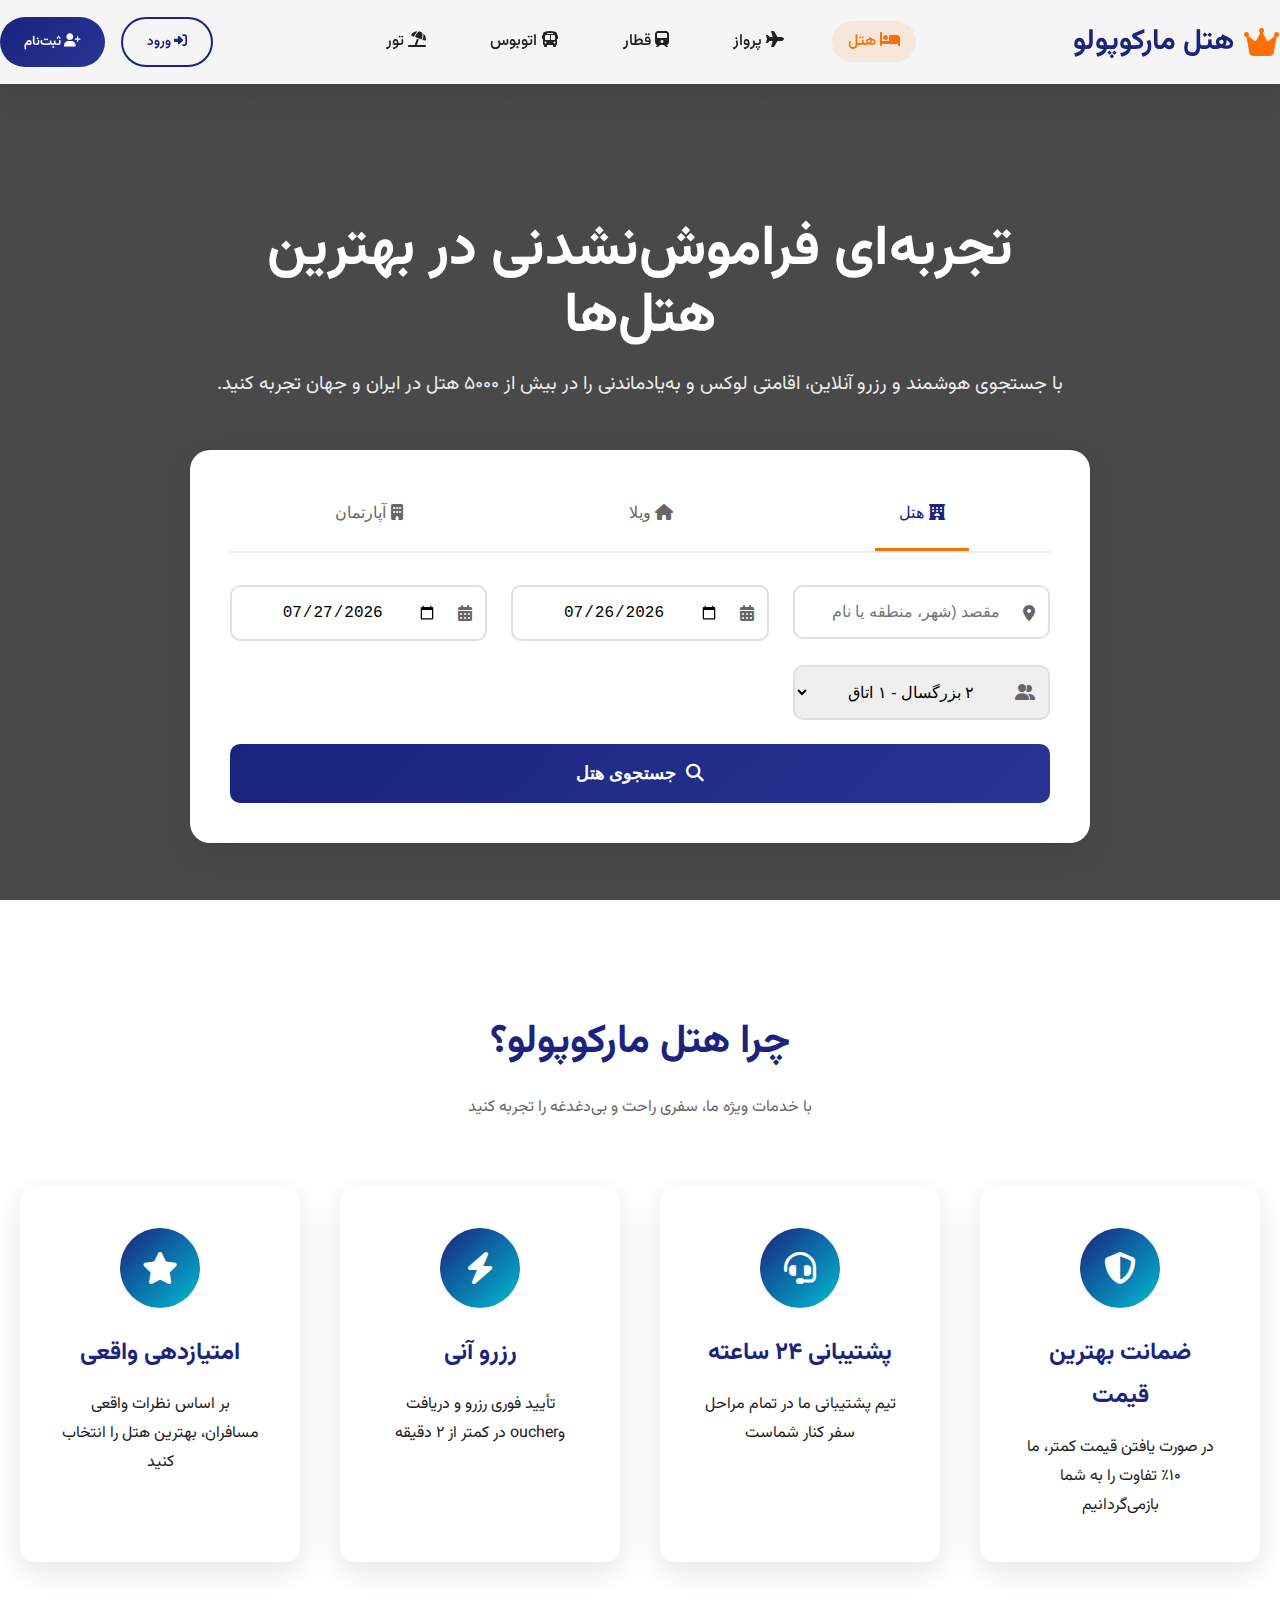
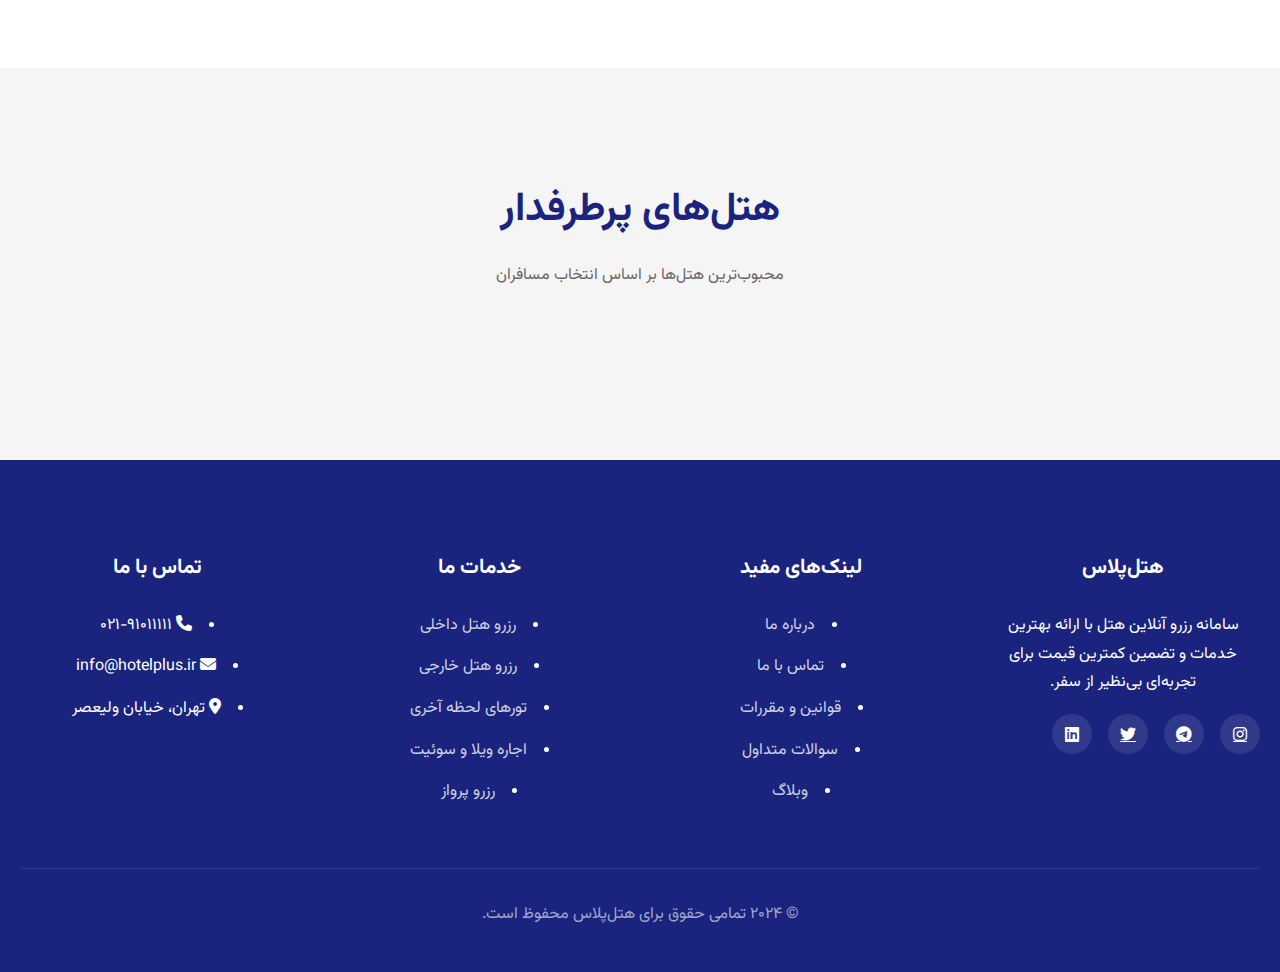
<file: frontend/public/index.html>
<!DOCTYPE html>
<html dir="rtl" lang="fa">
<head>
    <meta charset="UTF-8">
    <meta content="width=device-width, initial-scale=1.0" name="viewport">
    <title>رزرو هتل لوکس | بهترین هتل‌های ایران و جهان</title>
    <link href="https://fonts.googleapis.com/css2?family=Vazirmatn:wght@300;400;500;600;700&display=swap"
          rel="stylesheet">
    <link href="https://cdnjs.cloudflare.com/ajax/libs/font-awesome/6.4.0/css/all.min.css" rel="stylesheet">
    <link href="style.css" rel="stylesheet">

    <style>

    </style>
</head>
<body>
<!-- Header -->
<header>
    <div class="container nav-container">
        <a class="logo" href="config.html">
            <i class="fas fa-crown"></i>
            هتل مارکوپولو
        </a>

        <ul class="nav-menu">
            <li><a class="active" href="index.html"><i class="fas fa-bed"></i> هتل</a></li>
            <li><a href="flight.html"><i class="fas fa-plane"></i> پرواز</a></li>
            <li><a href="train.html"><i class="fas fa-train"></i> قطار</a></li>
            <li><a href="#"><i class="fas fa-bus"></i> اتوبوس</a></li>
            <li><a href="#"><i class="fas fa-umbrella-beach"></i> تور</a></li>
        </ul>

        <div class="auth-buttons">
            <button class="btn btn-outline"><i class="fas fa-sign-in-alt"></i> ورود</button>
            <button class="btn btn-primary" onclick="window.location.href='regester.html'"><i
                    class="fas fa-user-plus"></i> ثبت‌نام
            </button>

        </div>
    </div>
</header>

<!-- Hero Section -->
<section class="hero">
    <div class="container">
        <div class="hero-content">
            <h1>تجربه‌ای فراموش‌نشدنی در بهترین هتل‌ها</h1>
            <p>با جستجوی هوشمند و رزرو آنلاین، اقامتی لوکس و به‌یادماندنی را در بیش از ۵۰۰۰ هتل در ایران و جهان تجربه
                کنید.</p>

            <div class="search-container">
                <div class="search-tabs">
                    <button class="tab active"><i class="fas fa-hotel"></i> هتل</button>
                    <button class="tab"><i class="fas fa-home"></i> ویلا</button>
                    <button class="tab"><i class="fas fa-building"></i> آپارتمان</button>
                </div>

                <div class="search-grid">
                    <div class="input-group">
                        <i class="fas fa-map-marker-alt"></i>
                        <input list="cities" placeholder="مقصد (شهر، منطقه یا نام هتل)" type="text">
                        <datalist id="cities">
                            <option value="تهران">تهران</option>
                            <option value="مشهد">مشهد</option>
                            <option value="اصفهان">اصفهان</option>
                            <option value="شیراز">شیراز</option>
                            <option value="کیش">کیش</option>
                        </datalist>
                    </div>

                    <div class="input-group">
                        <i class="fas fa-calendar-alt"></i>
                        <input id="checkin" type="date">
                    </div>

                    <div class="input-group">
                        <i class="fas fa-calendar-alt"></i>
                        <input id="checkout" type="date">
                    </div>

                    <div class="input-group">
                        <i class="fas fa-user-friends"></i>
                        <select>
                            <option>۲ بزرگسال - ۱ اتاق</option>
                            <option>۱ بزرگسال - ۱ اتاق</option>
                            <option>۲ بزرگسال + ۱ کودک</option>
                            <option>گروهی (بیش از ۴ نفر)</option>
                        </select>
                    </div>
                </div>

                <button class="search-btn" id="searchBtnMain">
                    <i class="fas fa-search"></i>
                    جستجوی هتل
                </button>
            </div>
        </div>
    </div>
</section>

<!-- Features Section -->
<section class="features">
    <div class="container">
        <div class="section-title">
            <h2>چرا هتل‌ مارکوپولو؟</h2>
            <p>با خدمات ویژه ما، سفری راحت و بی‌دغدغه را تجربه کنید</p>
        </div>

        <div class="features-grid">
            <div class="feature-card">
                <div class="feature-icon">
                    <i class="fas fa-shield-alt"></i>
                </div>
                <h3>ضمانت بهترین قیمت</h3>
                <p>در صورت یافتن قیمت کمتر، ما ۱۰٪ تفاوت را به شما بازمی‌گردانیم</p>
            </div>

            <div class="feature-card">
                <div class="feature-icon">
                    <i class="fas fa-headset"></i>
                </div>
                <h3>پشتیبانی ۲۴ ساعته</h3>
                <p>تیم پشتیبانی ما در تمام مراحل سفر کنار شماست</p>
            </div>

            <div class="feature-card">
                <div class="feature-icon">
                    <i class="fas fa-bolt"></i>
                </div>
                <h3>رزرو آنی</h3>
                <p>تأیید فوری رزرو و دریافت وoucher در کمتر از ۲ دقیقه</p>
            </div>

            <div class="feature-card">
                <div class="feature-icon">
                    <i class="fas fa-star"></i>
                </div>
                <h3>امتیازدهی واقعی</h3>
                <p>بر اساس نظرات واقعی مسافران، بهترین هتل را انتخاب کنید</p>
            </div>
        </div>
    </div>
</section>

<!-- Popular Hotels -->
<section class="popular-hotels">
    <div class="container">
        <div class="section-title">
            <h2>هتل‌های پرطرفدار</h2>
            <p>محبوب‌ترین هتل‌ها بر اساس انتخاب مسافران</p>
        </div>

        <div class="hotels-grid" id="popular-hotels-grid"></div>
    </div>
</section>

<!-- Footer -->
<footer>
    <div class="container">
        <div class="footer-grid">
            <div class="footer-col">
                <h3>هتل‌پلاس</h3>
                <p>سامانه رزرو آنلاین هتل با ارائه بهترین خدمات و تضمین کمترین قیمت برای تجربه‌ای بی‌نظیر از سفر.</p>
                <div class="social-links">
                    <a href="#"><i class="fab fa-instagram"></i></a>
                    <a href="#"><i class="fab fa-telegram"></i></a>
                    <a href="#"><i class="fab fa-twitter"></i></a>
                    <a href="#"><i class="fab fa-linkedin"></i></a>
                </div>
            </div>

            <div class="footer-col">
                <h3>لینک‌های مفید</h3>
                <ul>
                    <li><a href="#">درباره ما</a></li>
                    <li><a href="#">تماس با ما</a></li>
                    <li><a href="#">قوانین و مقررات</a></li>
                    <li><a href="#">سوالات متداول</a></li>
                    <li><a href="#">وبلاگ</a></li>
                </ul>
            </div>

            <div class="footer-col">
                <h3>خدمات ما</h3>
                <ul>
                    <li><a href="#">رزرو هتل داخلی</a></li>
                    <li><a href="#">رزرو هتل خارجی</a></li>
                    <li><a href="#">تورهای لحظه آخری</a></li>
                    <li><a href="#">اجاره ویلا و سوئیت</a></li>
                    <li><a href="#">رزرو پرواز</a></li>
                </ul>
            </div>

            <div class="footer-col">
                <h3>تماس با ما</h3>
                <ul>
                    <li><i class="fas fa-phone"></i> ۰۲۱-۹۱۰۱۱۱۱۱</li>
                    <li><i class="fas fa-envelope"></i> info@hotelplus.ir</li>
                    <li><i class="fas fa-map-marker-alt"></i> تهران، خیابان ولیعصر</li>
                </ul>
            </div>
        </div>

        <div class="copyright">
            <p>© ۲۰۲۴ تمامی حقوق برای هتل‌پلاس محفوظ است.</p>
        </div>
    </div>
</footer>

<script src="config.js"></script>
<script>
    const api = (path) => `${window.BACKEND_BASE_URL}${path}`;
    
    // تاریخ‌های پیش‌فرض
    const today = new Date();
    const tomorrow = new Date(today);
    tomorrow.setDate(tomorrow.getDate() + 1);

    document.getElementById('checkin').value = today.toISOString().split('T')[0];
    document.getElementById('checkout').value = tomorrow.toISOString().split('T')[0];

    // انیمیشن اسکرول
    window.addEventListener('scroll', function () {
        const header = document.querySelector('header');
        if (window.scrollY > 100) {
            header.style.background = 'rgba(255, 255, 255, 0.98)';
            header.style.boxShadow = '0 5px 20px rgba(0, 0, 0, 0.1)';
        } else {
            header.style.background = 'rgba(255, 255, 255, 0.95)';
            header.style.boxShadow = '0 10px 30px rgba(0, 0, 0, 0.1)';
        }
    });

    // مدیریت تب‌ها
    let selectedType = 'hotel'; // پیش‌فرض: هتل
    document.querySelectorAll('.tab').forEach(tab => {
        tab.addEventListener('click', function () {
            document.querySelectorAll('.tab').forEach(t => t.classList.remove('active'));
            this.classList.add('active');

            // تعیین نوع انتخاب شده
            const icon = this.querySelector('i');
            if (icon.classList.contains('fa-hotel')) {
                selectedType = 'hotel';
            } else if (icon.classList.contains('fa-home')) {
                selectedType = 'villa';
            } else if (icon.classList.contains('fa-building')) {
                selectedType = 'apartment';
            }
        });
    });

    // بارگذاری هتل‌های پرطرفدار
    async function loadPopularHotels() {
        try {
            const response = await fetch(api('/api/hotels/popular?limit=3'));
            if (!response.ok) throw new Error('خطا در دریافت هتل‌ها');

            const hotels = await response.json();
            const hotelsGrid = document.getElementById('popular-hotels-grid');
            hotelsGrid.innerHTML = '';

            for (const hotel of hotels) {
                // محاسبه کمترین قیمت
                let minPrice = null;
                try {
                    const roomsRes = await fetch(api(`/api/hotels/${hotel.id}/rooms`));
                    if (roomsRes.ok) {
                        const rooms = await roomsRes.json();
                        for (const room of rooms) {
                            if (minPrice === null || room.pricePerNight < minPrice) {
                                minPrice = room.pricePerNight;
                            }
                        }
                    }
                } catch (e) {
                    console.error('Error fetching rooms:', e);
                }

                // تولید ستاره‌ها
                const rating = hotel.rating || 0;
                let starsHtml = '';
                const fullStars = Math.floor(rating);
                const hasHalfStar = rating - fullStars >= 0.5;
                for (let i = 0; i < fullStars && i < 5; i++) {
                    starsHtml += '<i class="fas fa-star"></i>';
                }
                if (hasHalfStar && fullStars < 5) {
                    starsHtml += '<i class="fas fa-star-half-alt"></i>';
                }
                for (let i = fullStars + (hasHalfStar ? 1 : 0); i < 5; i++) {
                    starsHtml += '<i class="far fa-star"></i>';
                }

                const hotelCard = document.createElement('div');
                hotelCard.className = 'hotel-card';
                hotelCard.style.cursor = 'pointer';
                hotelCard.onclick = () => window.location.href = `hotel-details.html?id=${hotel.id}`;

                hotelCard.innerHTML = `
                    <div class="hotel-img">
                        <img src="${hotel.imageUrl || 'https://images.unsplash.com/photo-1564501049418-3c27787d01e8?ixlib=rb-4.0.3&auto=format&fit=crop&w=800&q=80'}" 
                             alt="${hotel.name}" 
                             onerror="this.src='https://images.unsplash.com/photo-1564501049418-3c27787d01e8?ixlib=rb-4.0.3&auto=format&fit=crop&w=800&q=80'">
                    </div>
                    <div class="hotel-info">
                        <h3>${hotel.name}</h3>
                        <div class="hotel-rating">
                            ${starsHtml}
                            <span>(${hotel.reviewCount || 0} نظر)</span>
                        </div>
                        <p><i class="fas fa-map-marker-alt"></i> ${hotel.city}${hotel.address ? '، ' + hotel.address : ''}</p>
                        <div class="hotel-price">شبانه از ${minPrice ? minPrice.toLocaleString('fa-IR') + ' تومان' : 'قیمت نامشخص'}</div>
                    </div>
                `;

                hotelsGrid.appendChild(hotelCard);
            }
        } catch (error) {
            console.error('Error loading popular hotels:', error);
            // در صورت خطا، نمایش پیام یا هتل‌های پیش‌فرض
        }
    }

    // اجرای جستجو
    function performSearch() {
        const city = document.querySelector('input[list="cities"]').value || '';
        const checkin = document.getElementById('checkin').value;
        const checkout = document.getElementById('checkout').value;

        // ساخت URL برای صفحه نتایج
        const params = new URLSearchParams();
        if (city) params.append('city', city);
        if (selectedType) params.append('type', selectedType);
        if (checkin) params.append('checkin', checkin);
        if (checkout) params.append('checkout', checkout);

        window.location.href = `search-results.html?${params.toString()}`;
    }

    // اتصال دکمه جستجو
    document.getElementById('searchBtnMain').addEventListener('click', performSearch);

    // بارگذاری هتل‌های پرطرفدار هنگام لود صفحه
    loadPopularHotels();
</script>
</body>
</html>
</file>
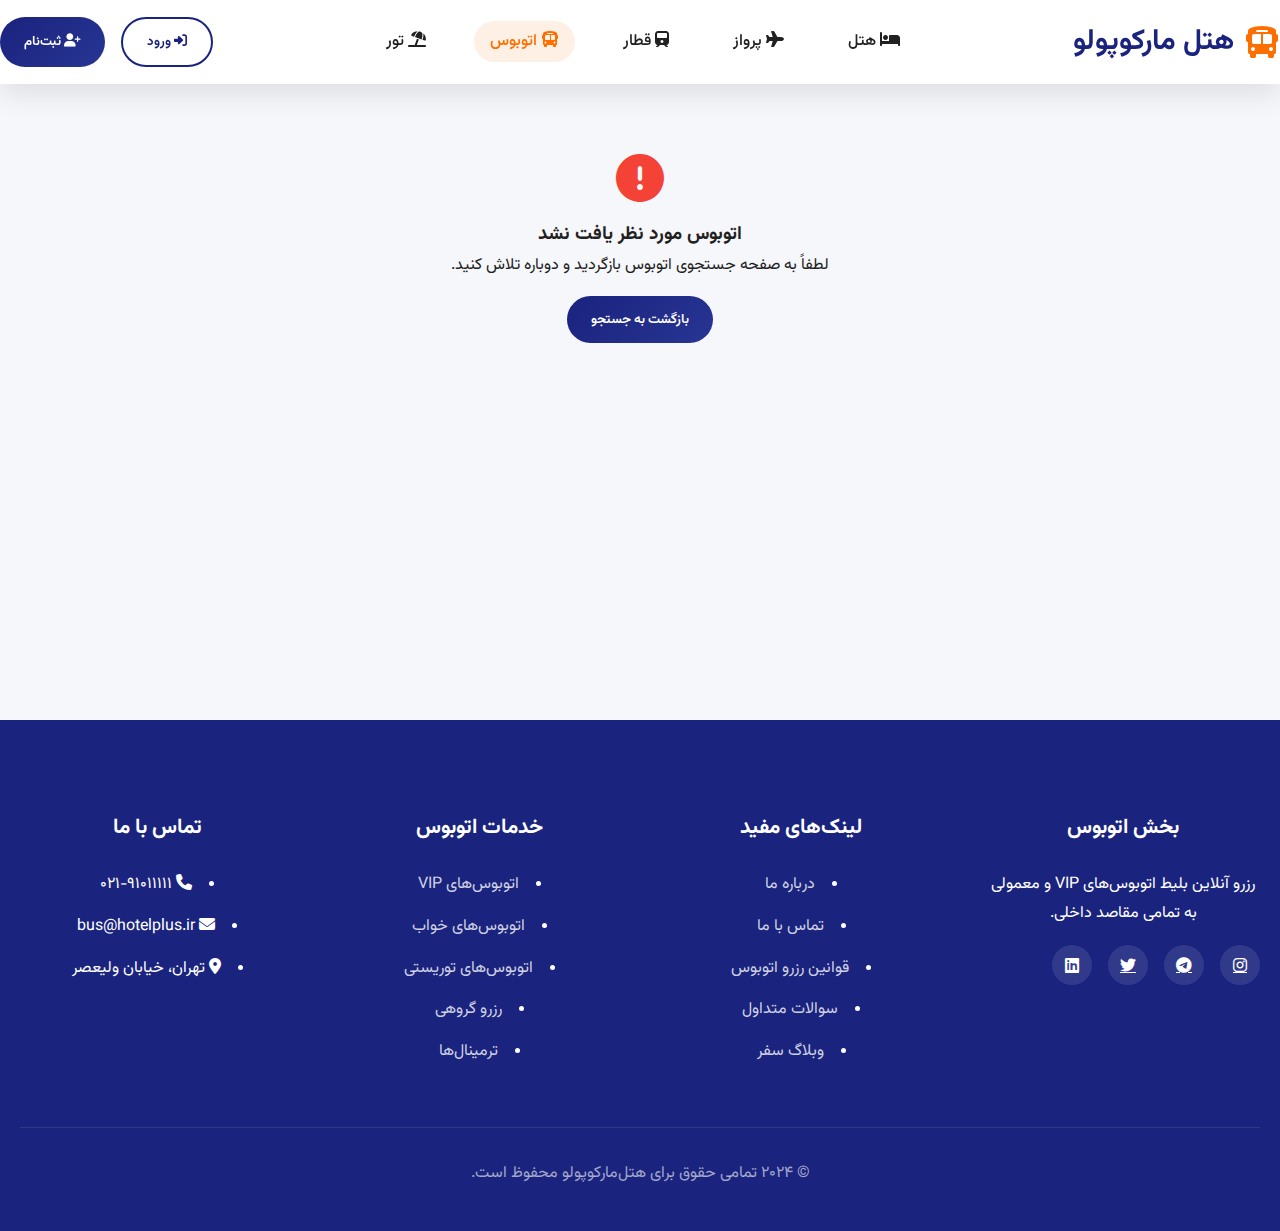
<file: frontend/public/bus-details.html>
<!DOCTYPE html>
<html dir="rtl" lang="fa">
<head>
    <meta charset="UTF-8">
    <meta content="width=device-width, initial-scale=1.0" name="viewport">
    <title>جزئیات اتوبوس | هتل مارکوپولو</title>
    <link href="https://cdnjs.cloudflare.com/ajax/libs/font-awesome/6.4.0/css/all.min.css" rel="stylesheet">
    <link href="https://fonts.googleapis.com/css2?family=Vazirmatn:wght@300;400;500;600;700&display=swap"
          rel="stylesheet">
    <link href="style.css" rel="stylesheet">
    <style>
        .bus-detail-page {
            background:#f5f7fa;
            min-height:80vh;
            padding:5rem 0 3rem;
        }
        .bus-card {
            background:#fff;
            border-radius:20px;
            padding:2rem;
            box-shadow:0 10px 30px rgba(0,0,0,0.08);
            margin-bottom:2rem;
        }
        .bus-header {
            display:flex;
            justify-content:space-between;
            align-items:center;
            flex-wrap:wrap;
            gap:1rem;
            margin-bottom:1.5rem;
        }
        .bus-title {
            font-size:1.8rem;
        }
        .bus-price-big {
            font-size:1.8rem;
            font-weight:700;
            color:var(--secondary);
        }
        .bus-route {
            display:flex;
            justify-content:space-between;
            align-items:center;
            flex-wrap:wrap;
            gap:2rem;
            margin-bottom:1.5rem;
        }
        .bus-point {
            text-align:center;
        }
        .bus-point .time {
            font-size:1.4rem;
            font-weight:700;
            color:var(--primary);
        }
        .bus-point .city {
            color:#666;
        }
        .bus-meta {
            display:flex;
            flex-direction:column;
            gap:0.4rem;
            color:#555;
        }
        .gallery-grid {
            display:grid;
            grid-template-columns:repeat(auto-fit, minmax(220px,1fr));
            gap:1rem;
            margin-top:1rem;
        }
        .gallery-grid img {
            width:100%;
            height:180px;
            border-radius:15px;
            object-fit:cover;
        }
        .contact-card {
            background:#fff;
            border-radius:20px;
            padding:1.8rem;
            box-shadow:0 10px 30px rgba(0,0,0,0.06);
        }
        .contact-item {
            display:flex;
            align-items:center;
            gap:0.8rem;
            margin-bottom:0.8rem;
            color:#444;
        }
        .contact-item i {
            color:var(--primary);
        }
    </style>
</head>
<body class="bus-page">
<header>
    <div class="container nav-container">
        <a class="logo" href="index.html">
            <i class="fas fa-bus"></i>
            هتل مارکوپولو
        </a>

        <ul class="nav-menu">
            <li><a href="index.html"><i class="fas fa-bed"></i> هتل</a></li>
            <li><a href="flight.html"><i class="fas fa-plane"></i> پرواز</a></li>
            <li><a href="train.html"><i class="fas fa-train"></i> قطار</a></li>
            <li><a class="active" href="bus.html"><i class="fas fa-bus"></i> اتوبوس</a></li>
            <li><a href="tour.html"><i class="fas fa-umbrella-beach"></i> تور</a></li>
        </ul>

        <div class="auth-buttons">
            <button class="btn btn-outline" onclick="window.location.href='login.html'">
                <i class="fas fa-sign-in-alt"></i> ورود
            </button>
            <button class="btn btn-primary" onclick="window.location.href='register.html'">
                <i class="fas fa-user-plus"></i> ثبت‌نام
            </button>
        </div>
    </div>
</header>

<main class="bus-detail-page">
    <div class="container">
        <div id="loading" style="text-align:center; padding:4rem 1rem;">
            <i class="fas fa-spinner fa-spin fa-3x" style="color: var(--primary);"></i>
            <p style="margin-top:1rem;">در حال بارگذاری اطلاعات اتوبوس...</p>
        </div>

        <div id="error" style="display:none; text-align:center; padding:4rem 1rem;">
            <i class="fas fa-exclamation-circle fa-3x" style="color:#f44336; margin-bottom:1rem;"></i>
            <h3>اتوبوس مورد نظر یافت نشد</h3>
            <p>لطفاً به صفحه جستجوی اتوبوس بازگردید و دوباره تلاش کنید.</p>
            <button class="btn btn-primary" onclick="window.location.href='bus.html'" style="margin-top:1rem;">
                بازگشت به جستجو
            </button>
        </div>

        <div id="content" style="display:none;">
            <div class="bus-card">
                <div class="bus-header">
                    <h1 class="bus-title" id="title"></h1>
                    <div class="bus-price-big" id="price"></div>
                </div>

                <div class="bus-route">
                    <div class="bus-point">
                        <div class="time" id="depart-time">--:--</div>
                        <div class="city" id="depart-city"></div>
                    </div>
                    <div class="bus-meta">
                        <span><i class="fas fa-calendar-alt"></i> <span id="depart-date"></span></span>
                        <span><i class="fas fa-building"></i> شرکت: <span id="company"></span></span>
                        <span><i class="fas fa-bus"></i> نوع اتوبوس: <span id="bus-type"></span></span>
                        <span><i class="fas fa-chair"></i> صندلی‌های خالی: <span id="available-seats"></span></span>
                    </div>
                    <div class="bus-point">
                        <div class="time" id="arrival-time">--:--</div>
                        <div class="city" id="arrival-city"></div>
                    </div>
                </div>
            </div>

            <div class="bus-card" id="gallery-card" style="display:none;">
                <h2 style="margin-bottom:1rem;">تصاویر اتوبوس / شرکت</h2>
                <div class="gallery-grid" id="gallery-grid"></div>
            </div>

            <div class="contact-card">
                <h2 style="margin-bottom:1rem;">اطلاعات تماس شرکت مسافربری</h2>
                <div class="contact-item">
                    <i class="fas fa-phone"></i>
                    <span id="contact-phone"></span>
                </div>
                <div class="contact-item">
                    <i class="fas fa-envelope"></i>
                    <span id="contact-email"></span>
                </div>
                <div class="contact-item">
                    <i class="fas fa-info-circle"></i>
                    <span id="description"></span>
                </div>
            </div>
        </div>
    </div>
</main>

<footer>
    <div class="container">
        <div class="footer-grid">
            <div class="footer-col">
                <h3>بخش اتوبوس</h3>
                <p>رزرو آنلاین بلیط اتوبوس‌های VIP و معمولی به تمامی مقاصد داخلی.</p>
                <div class="social-links">
                    <a href="#"><i class="fab fa-instagram"></i></a>
                    <a href="#"><i class="fab fa-telegram"></i></a>
                    <a href="#"><i class="fab fa-twitter"></i></a>
                    <a href="#"><i class="fab fa-linkedin"></i></a>
                </div>
            </div>

            <div class="footer-col">
                <h3>لینک‌های مفید</h3>
                <ul>
                    <li><a href="#">درباره ما</a></li>
                    <li><a href="#">تماس با ما</a></li>
                    <li><a href="#">قوانین رزرو اتوبوس</a></li>
                    <li><a href="#">سوالات متداول</a></li>
                    <li><a href="#">وبلاگ سفر</a></li>
                </ul>
            </div>

            <div class="footer-col">
                <h3>خدمات اتوبوس</h3>
                <ul>
                    <li><a href="#">اتوبوس‌های VIP</a></li>
                    <li><a href="#">اتوبوس‌های خواب</a></li>
                    <li><a href="#">اتوبوس‌های توریستی</a></li>
                    <li><a href="#">رزرو گروهی</a></li>
                    <li><a href="#">ترمینال‌ها</a></li>
                </ul>
            </div>

            <div class="footer-col">
                <h3>تماس با ما</h3>
                <ul>
                    <li><i class="fas fa-phone"></i> ۰۲۱-۹۱۰۱۱۱۱۱</li>
                    <li><i class="fas fa-envelope"></i> bus@hotelplus.ir</li>
                    <li><i class="fas fa-map-marker-alt"></i> تهران، خیابان ولیعصر</li>
                </ul>
            </div>
        </div>

        <div class="copyright">
            <p>© ۲۰۲۴ تمامی حقوق برای هتل‌مارکوپولو محفوظ است.</p>
        </div>
    </div>
</footer>

<script src="config.js"></script>
<script>
    const api = (path) => `${window.BACKEND_BASE_URL || 'http://localhost:8080'}${path}`;

    async function loadBusDetails() {
        const params = new URLSearchParams(window.location.search);
        const id = params.get('id');
        const loading = document.getElementById('loading');
        const error = document.getElementById('error');
        const content = document.getElementById('content');

        if (!id) {
            loading.style.display = 'none';
            error.style.display = 'block';
            return;
        }

        try {
            const res = await fetch(api(`/api/buses/${id}`));
            if (!res.ok) throw new Error();
            const bus = await res.json();

            document.title = `${bus.origin} - ${bus.destination} | هتل مارکوپولو`;
            document.getElementById('title').textContent = `${bus.origin} - ${bus.destination}`;

            document.getElementById('depart-time').textContent = bus.departureTime || '—';
            document.getElementById('arrival-time').textContent = bus.arrivalTime || '—';
            document.getElementById('depart-date').textContent = bus.departureDate || '';
            document.getElementById('depart-city').textContent = bus.originTerminal || bus.origin;
            document.getElementById('arrival-city').textContent = bus.destinationTerminal || bus.destination;

            const priceText = bus.price ? bus.price.toLocaleString('fa-IR') + ' تومان' : 'قیمت نامشخص';
            document.getElementById('price').textContent = priceText;

            document.getElementById('company').textContent = bus.company || 'نامشخص';
            document.getElementById('bus-type').textContent = bus.busType || 'نامشخص';
            document.getElementById('available-seats').textContent =
                bus.availableSeats != null ? bus.availableSeats : 'نامشخص';

            document.getElementById('contact-phone').textContent = bus.phone || 'نامشخص';
            document.getElementById('contact-email').textContent = bus.email || 'نامشخص';
            document.getElementById('description').textContent =
                bus.description || 'توضیحات تکمیلی برای این سرویس ثبت نشده است.';

            const galleryCard = document.getElementById('gallery-card');
            const galleryGrid = document.getElementById('gallery-grid');
            const images = [];
            if (bus.imageUrl) images.push(bus.imageUrl);
            if (bus.images) {
                bus.images.split(',').map(u => u.trim()).filter(Boolean).forEach(u => images.push(u));
            }
            if (images.length) {
                images.forEach(url => {
                    const img = document.createElement('img');
                    img.src = url;
                    img.alt = `${bus.origin} - ${bus.destination}`;
                    img.onerror = () => img.style.display = 'none';
                    galleryGrid.appendChild(img);
                });
                galleryCard.style.display = 'block';
            }

            loading.style.display = 'none';
            content.style.display = 'block';
        } catch (e) {
            console.error('Error loading bus details', e);
            loading.style.display = 'none';
            error.style.display = 'block';
        }
    }

    document.addEventListener('DOMContentLoaded', loadBusDetails);
</script>
</body>
</html>
</file>
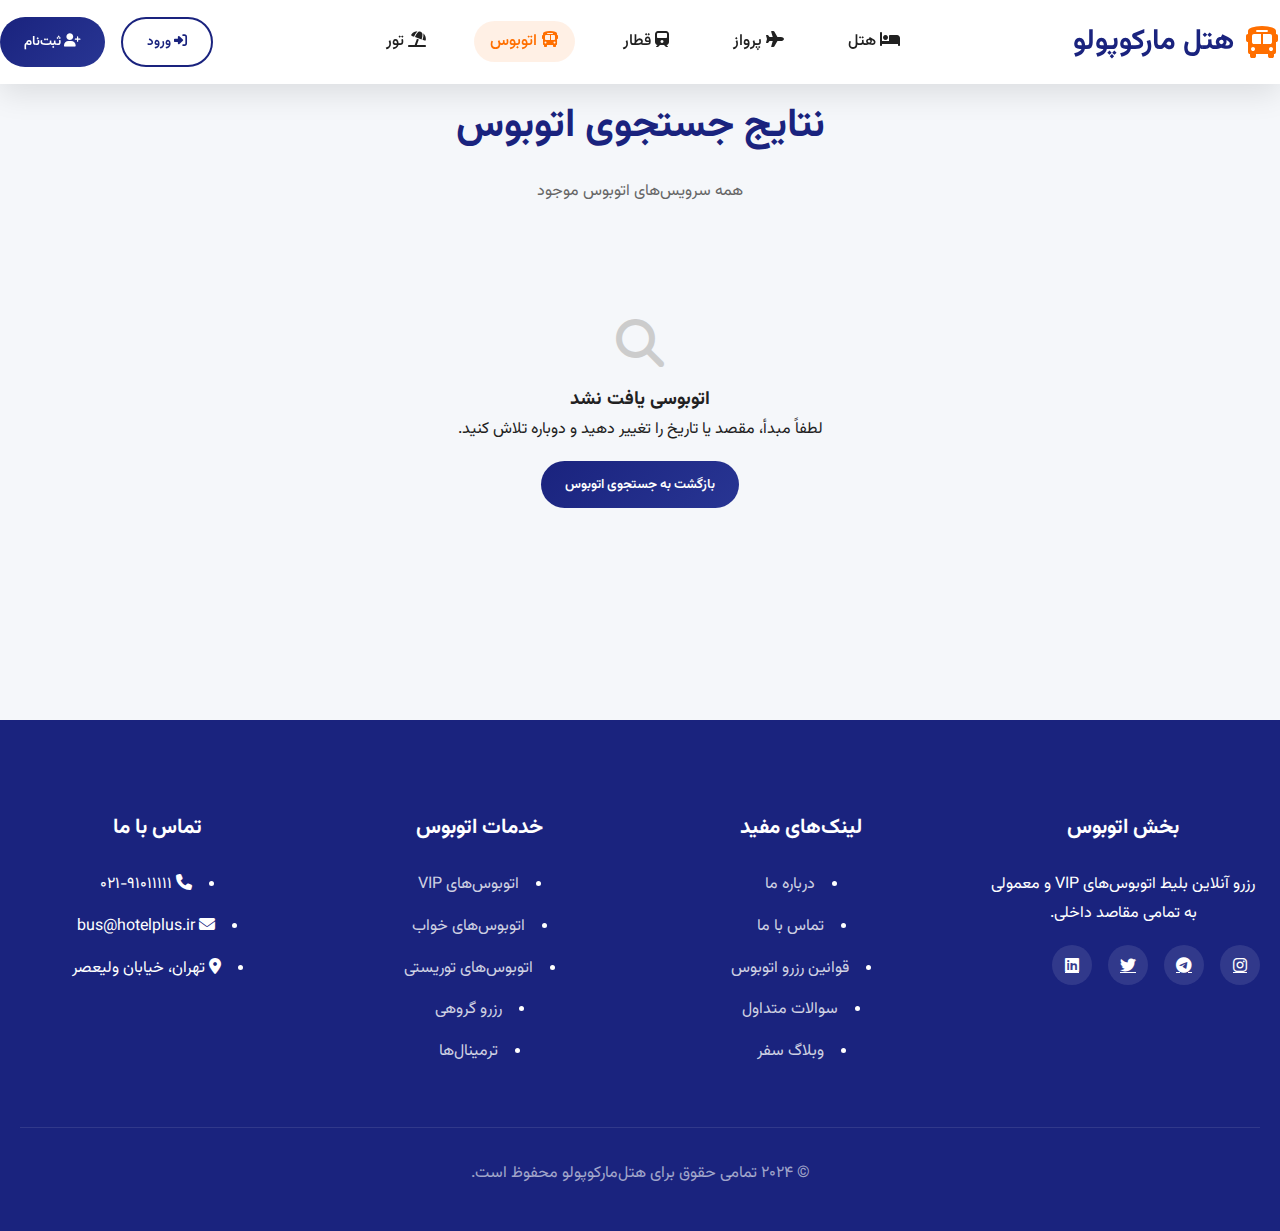
<file: frontend/public/bus-results.html>
<!DOCTYPE html>
<html dir="rtl" lang="fa">
<head>
    <meta charset="UTF-8">
    <meta content="width=device-width, initial-scale=1.0" name="viewport">
    <title>نتایج جستجوی اتوبوس | هتل مارکوپولو</title>
    <link href="https://cdnjs.cloudflare.com/ajax/libs/font-awesome/6.4.0/css/all.min.css" rel="stylesheet">
    <link href="https://fonts.googleapis.com/css2?family=Vazirmatn:wght@300;400;500;600;700&display=swap"
          rel="stylesheet">
    <link href="style.css" rel="stylesheet">
</head>
<body class="bus-page">
<header>
    <div class="container nav-container">
        <a class="logo" href="index.html">
            <i class="fas fa-bus"></i>
            هتل مارکوپولو
        </a>

        <ul class="nav-menu">
            <li><a href="index.html"><i class="fas fa-bed"></i> هتل</a></li>
            <li><a href="flight.html"><i class="fas fa-plane"></i> پرواز</a></li>
            <li><a href="train.html"><i class="fas fa-train"></i> قطار</a></li>
            <li><a class="active" href="bus.html"><i class="fas fa-bus"></i> اتوبوس</a></li>
            <li><a href="tour.html"><i class="fas fa-umbrella-beach"></i> تور</a></li>
        </ul>

        <div class="auth-buttons">
            <button class="btn btn-outline" onclick="window.location.href='login.html'">
                <i class="fas fa-sign-in-alt"></i> ورود
            </button>
            <button class="btn btn-primary" onclick="window.location.href='register.html'">
                <i class="fas fa-user-plus"></i> ثبت‌نام
            </button>
        </div>
    </div>
</header>

<main style="background:#f5f7fa; min-height:80vh; padding:5rem 0 3rem;">
    <div class="container">
        <div class="section-title">
            <h2>نتایج جستجوی اتوبوس</h2>
            <p id="search-summary">در حال بارگذاری نتایج...</p>
        </div>

        <section class="bus-routes">
            <div id="loading" style="text-align:center; padding:3rem;">
                <i class="fas fa-spinner fa-spin fa-3x" style="color: var(--primary);"></i>
                <p style="margin-top:1rem;">در حال جستجوی اتوبوس‌ها...</p>
            </div>
            <div id="no-results" style="display:none; text-align:center; padding:3rem;">
                <i class="fas fa-search fa-3x" style="color:#ccc; margin-bottom:1rem;"></i>
                <h3>اتوبوسی یافت نشد</h3>
                <p>لطفاً مبدأ، مقصد یا تاریخ را تغییر دهید و دوباره تلاش کنید.</p>
                <button class="btn btn-primary" onclick="window.location.href='bus.html'" style="margin-top:1rem;">
                    بازگشت به جستجوی اتوبوس
                </button>
            </div>
            <div class="routes-grid" id="buses-grid" style="display:none;"></div>
        </section>
    </div>
</main>

<footer>
    <div class="container">
        <div class="footer-grid">
            <div class="footer-col">
                <h3>بخش اتوبوس</h3>
                <p>رزرو آنلاین بلیط اتوبوس‌های VIP و معمولی به تمامی مقاصد داخلی.</p>
                <div class="social-links">
                    <a href="#"><i class="fab fa-instagram"></i></a>
                    <a href="#"><i class="fab fa-telegram"></i></a>
                    <a href="#"><i class="fab fa-twitter"></i></a>
                    <a href="#"><i class="fab fa-linkedin"></i></a>
                </div>
            </div>

            <div class="footer-col">
                <h3>لینک‌های مفید</h3>
                <ul>
                    <li><a href="#">درباره ما</a></li>
                    <li><a href="#">تماس با ما</a></li>
                    <li><a href="#">قوانین رزرو اتوبوس</a></li>
                    <li><a href="#">سوالات متداول</a></li>
                    <li><a href="#">وبلاگ سفر</a></li>
                </ul>
            </div>

            <div class="footer-col">
                <h3>خدمات اتوبوس</h3>
                <ul>
                    <li><a href="#">اتوبوس‌های VIP</a></li>
                    <li><a href="#">اتوبوس‌های خواب</a></li>
                    <li><a href="#">اتوبوس‌های توریستی</a></li>
                    <li><a href="#">رزرو گروهی</a></li>
                    <li><a href="#">ترمینال‌ها</a></li>
                </ul>
            </div>

            <div class="footer-col">
                <h3>تماس با ما</h3>
                <ul>
                    <li><i class="fas fa-phone"></i> ۰۲۱-۹۱۰۱۱۱۱۱</li>
                    <li><i class="fas fa-envelope"></i> bus@hotelplus.ir</li>
                    <li><i class="fas fa-map-marker-alt"></i> تهران، خیابان ولیعصر</li>
                </ul>
            </div>
        </div>

        <div class="copyright">
            <p>© ۲۰۲۴ تمامی حقوق برای هتل‌مارکوپولو محفوظ است.</p>
        </div>
    </div>
</footer>

<script src="config.js"></script>
<script>
    const api = (path) => `${window.BACKEND_BASE_URL || 'http://localhost:8080'}${path}`;

    function buildBusSummary(params) {
        const origin = params.get('origin');
        const destination = params.get('destination');
        const date = params.get('date');
        const busType = params.get('busType');
        const parts = [];
        if (origin && destination) parts.push(`از ${origin} به ${destination}`);
        else if (origin) parts.push(`از ${origin}`);
        else if (destination) parts.push(`به ${destination}`);
        if (date) parts.push(`تاریخ حرکت: ${date}`);
        if (busType) parts.push(`نوع اتوبوس: ${busType}`);
        return parts.length ? parts.join(' | ') : 'همه سرویس‌های اتوبوس موجود';
    }

    async function loadBuses() {
        const params = new URLSearchParams(window.location.search);
        document.getElementById('search-summary').textContent = buildBusSummary(params);

        const loading = document.getElementById('loading');
        const noResults = document.getElementById('no-results');
        const grid = document.getElementById('buses-grid');

        try {
            const qs = new URLSearchParams();
            ['origin', 'destination', 'date', 'busType'].forEach(key => {
                const v = params.get(key);
                if (v) qs.append(key, v);
            });

            const res = await fetch(api(`/api/buses/search?${qs.toString()}`));
            if (!res.ok) throw new Error();
            const buses = await res.json();

            loading.style.display = 'none';

            if (!buses || buses.length === 0) {
                noResults.style.display = 'block';
                return;
            }

            grid.style.display = 'grid';
            grid.innerHTML = '';

            buses.forEach(bus => {
                const card = document.createElement('div');
                card.className = 'bus-route-card';
                card.style.cursor = 'pointer';
                card.onclick = () => window.location.href = `bus-details.html?id=${bus.id}`;

                const priceText = bus.price ? bus.price.toLocaleString('fa-IR') + ' تومان' : 'قیمت نامشخص';

                card.innerHTML = `
                    <div class="bus-route-header">
                        <div class="bus-route-title">${bus.origin} - ${bus.destination}</div>
                        <div class="bus-route-price">از ${priceText}</div>
                    </div>
                    <div class="bus-route-details">
                        <div class="bus-route-time">
                            <div class="time">${bus.departureTime || '—'}</div>
                            <div class="city">${bus.originTerminal || bus.origin}</div>
                        </div>
                        <div class="bus-duration">${bus.busType || ''}</div>
                        <div class="bus-route-time">
                            <div class="time">${bus.arrivalTime || '—'}</div>
                            <div class="city">${bus.destinationTerminal || bus.destination}</div>
                        </div>
                    </div>
                    <div class="bus-company">
                        <div class="bus-company-logo">${(bus.company || 'شرکت').substring(0, 2)}</div>
                        <span>${bus.company || ''}</span>
                    </div>
                    <div class="bus-seats">
                        <i class="fas fa-chair"></i>
                        <span>${bus.availableSeats != null ? bus.availableSeats + ' صندلی خالی' : 'ظرفیت نامشخص'}</span>
                    </div>
                `;

                grid.appendChild(card);
            });
        } catch (e) {
            console.error('Error loading buses', e);
            loading.style.display = 'none';
            noResults.style.display = 'block';
        }
    }

    document.addEventListener('DOMContentLoaded', loadBuses);
</script>
</body>
</html>
</file>
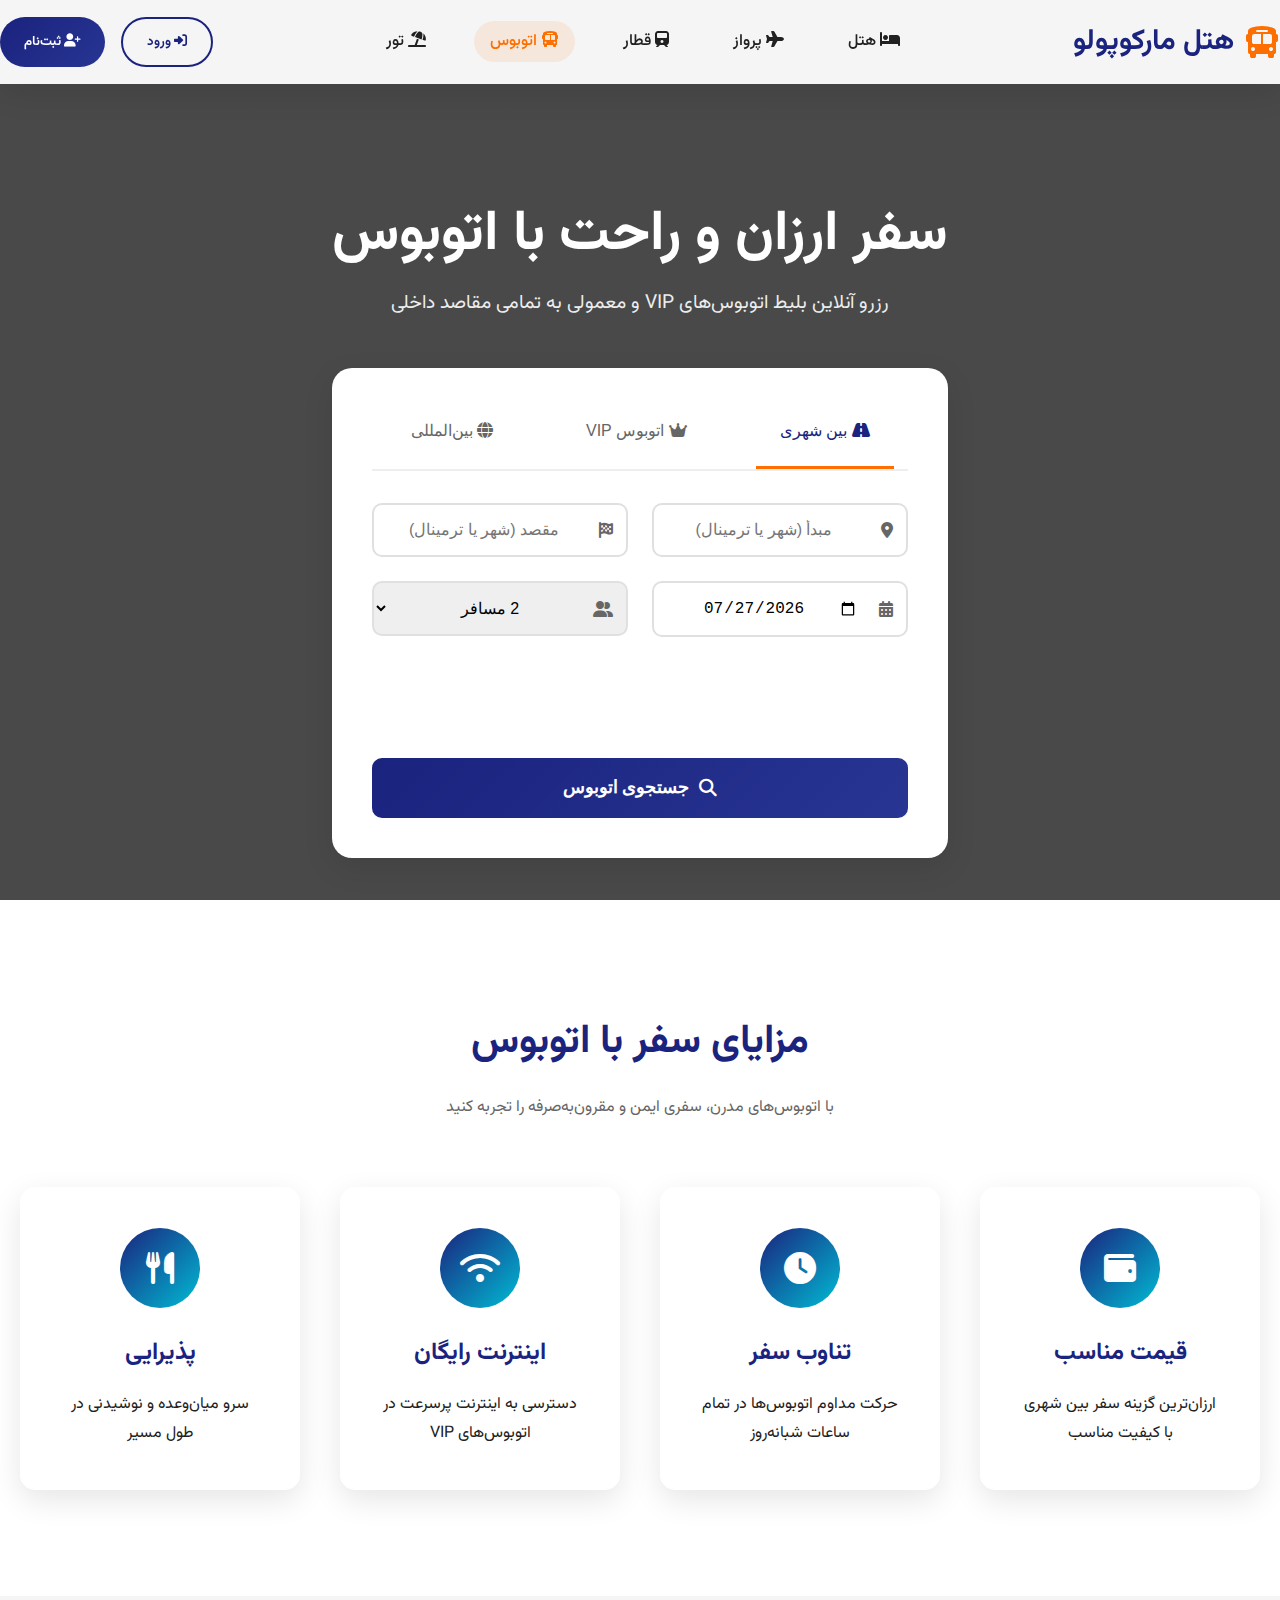
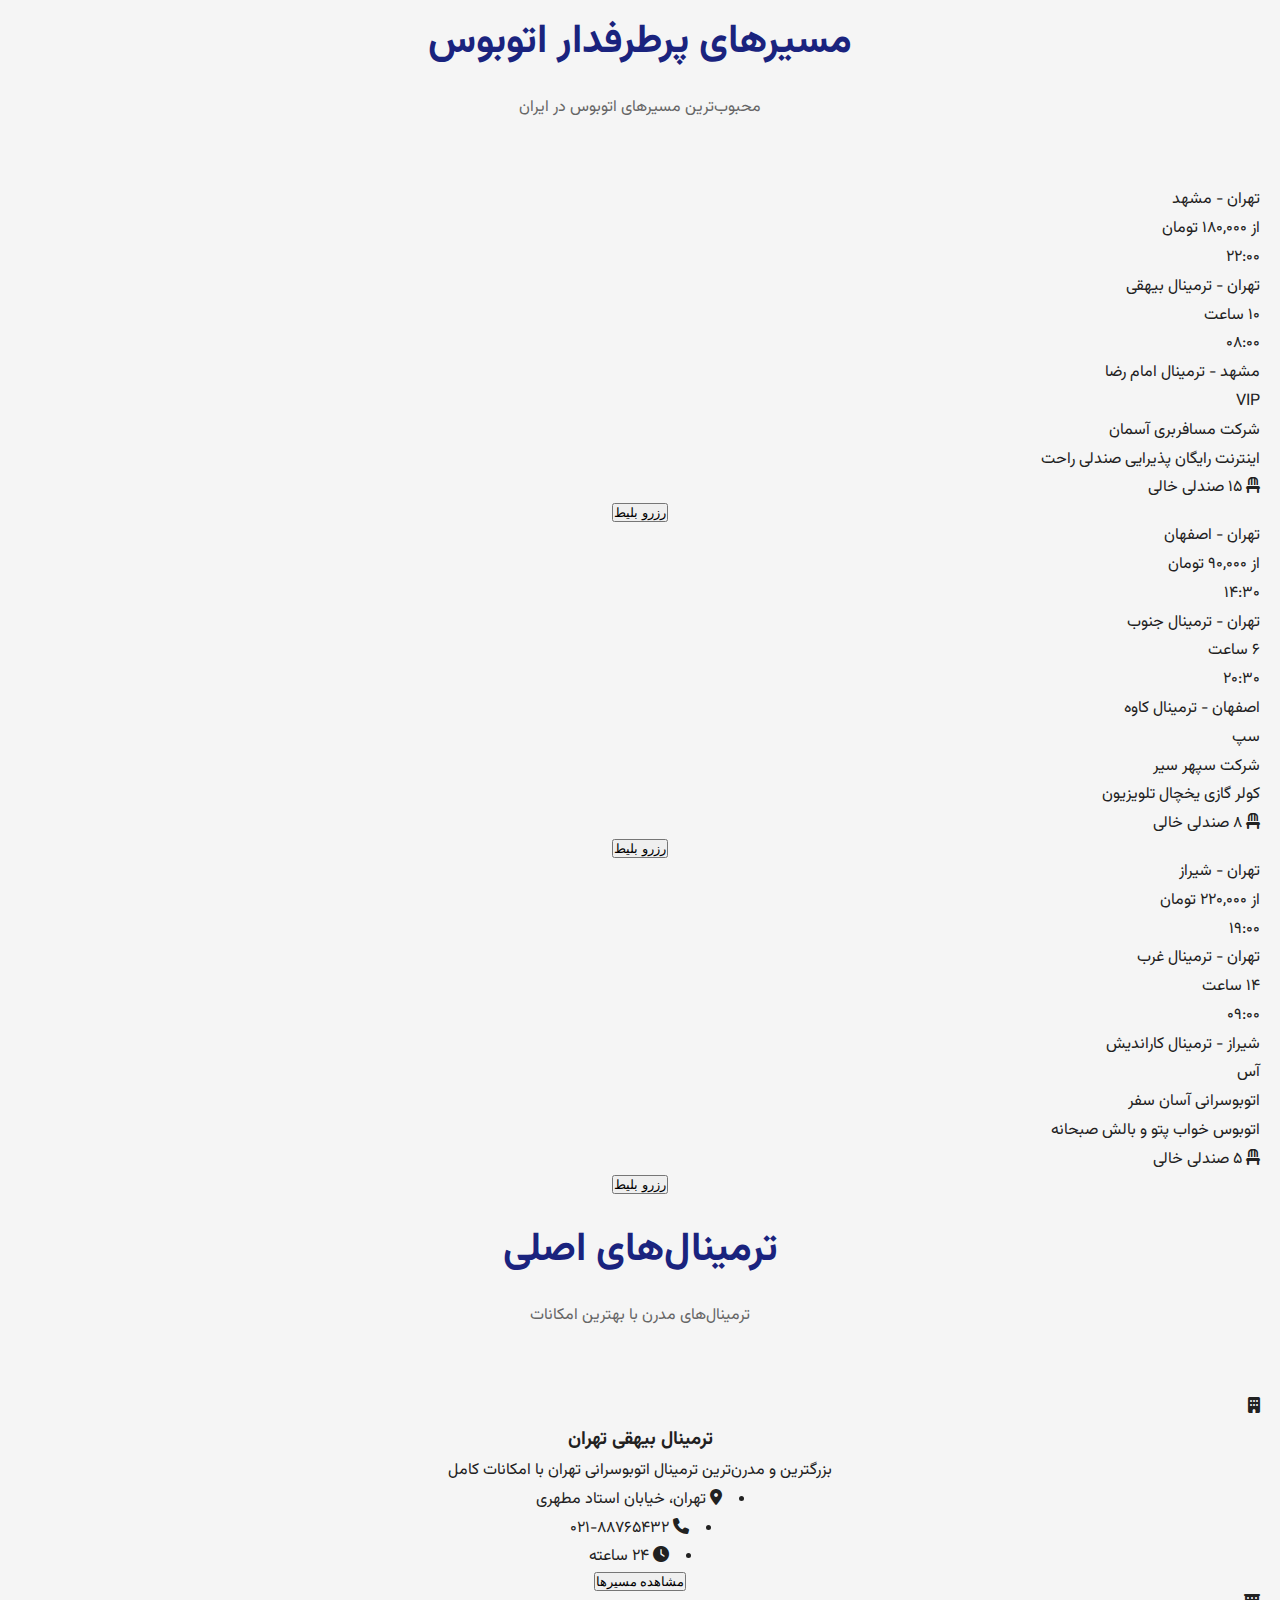
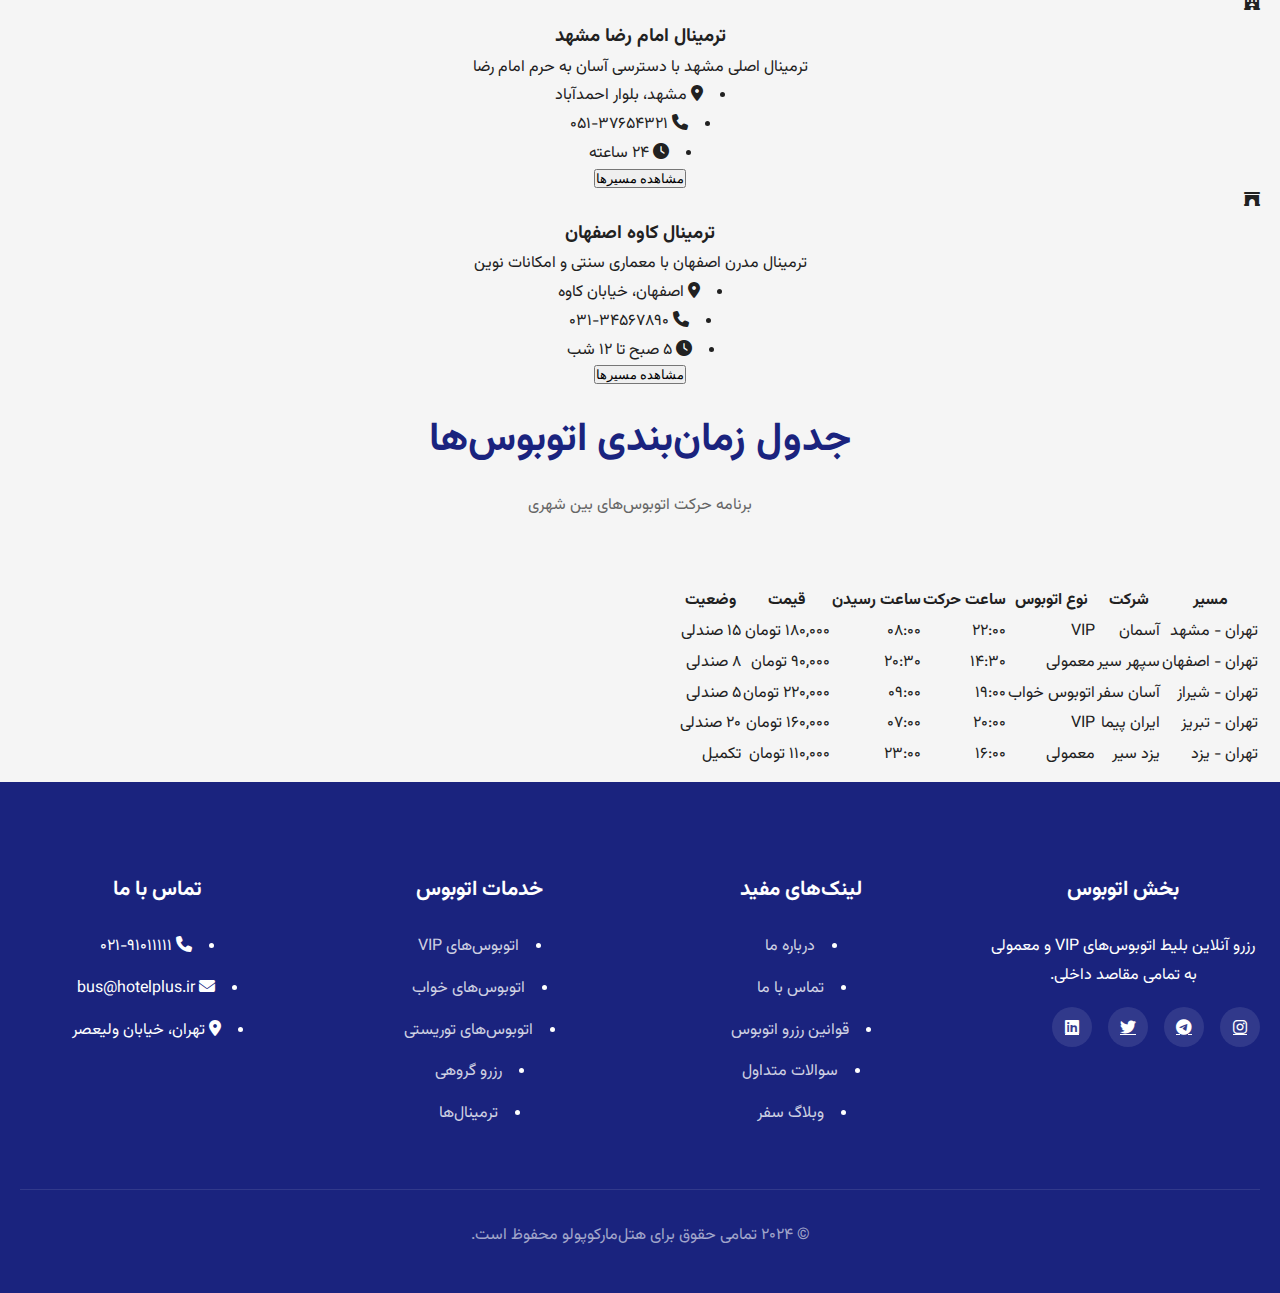
<file: frontend/public/bus.html>
<!DOCTYPE html>
<html dir="rtl" lang="fa">
<head>
    <meta charset="UTF-8">
    <meta content="width=device-width, initial-scale=1.0" name="viewport">
    <title>رزرو اتوبوس | اتوبوس‌های داخلی | هتل مارکوپولو</title>
    <link href="https://cdnjs.cloudflare.com/ajax/libs/font-awesome/6.4.0/css/all.min.css" rel="stylesheet">
    <link href="https://fonts.googleapis.com/css2?family=Vazirmatn:wght@300;400;500;600;700&display=swap"
          rel="stylesheet">
    <link href="style.css" rel="stylesheet">
</head>
<body class="bus-page">
<!-- Header -->
<header>
    <div class="container nav-container">
        <a class="logo" href="index.html">
            <i class="fas fa-bus"></i>
            هتل مارکوپولو
        </a>

        <ul class="nav-menu">
            <li><a href="index.html"><i class="fas fa-bed"></i> هتل</a></li>
            <li><a href="flight.html"><i class="fas fa-plane"></i> پرواز</a></li>
            <li><a href="train.html"><i class="fas fa-train"></i> قطار</a></li>
            <li><a class="active" href="bus.html"><i class="fas fa-bus"></i> اتوبوس</a></li>
            <li><a href="tour.html"><i class="fas fa-umbrella-beach"></i> تور</a></li>
        </ul>

        <div class="auth-buttons">
            <button class="btn btn-outline" onclick="window.location.href='login.html'">
                <i class="fas fa-sign-in-alt"></i> ورود
            </button>
            <button class="btn btn-primary" onclick="window.location.href='register.html'">
                <i class="fas fa-user-plus"></i> ثبت‌نام
            </button>
        </div>
    </div>
</header>

<!-- Hero Section برای اتوبوس -->
<section class="hero">
    <div class="container">
        <div class="hero-content">
            <h1>سفر ارزان و راحت با اتوبوس</h1>
            <p>رزرو آنلاین بلیط اتوبوس‌های VIP و معمولی به تمامی مقاصد داخلی</p>

            <div class="search-container">
                <div class="search-tabs">
                    <button class="tab active" data-tab="intercity">
                        <i class="fas fa-road"></i> بین شهری
                    </button>
                    <button class="tab" data-tab="vip">
                        <i class="fas fa-crown"></i> اتوبوس VIP
                    </button>
                    <button class="tab" data-tab="international">
                        <i class="fas fa-globe"></i> بین‌المللی
                    </button>
                </div>

                <div class="search-grid">
                    <div class="input-group">
                        <i class="fas fa-map-marker-alt"></i>
                        <input id="bus-origin" placeholder="مبدأ (شهر یا ترمینال)" type="text">
                    </div>

                    <div class="input-group">
                        <i class="fas fa-flag-checkered"></i>
                        <input id="bus-destination" placeholder="مقصد (شهر یا ترمینال)" type="text">
                    </div>

                    <div class="input-group">
                        <i class="fas fa-calendar-alt"></i>
                        <input id="bus-date" type="date">
                    </div>

                    <div class="input-group">
                        <i class="fas fa-user-friends"></i>
                        <select id="bus-passengers">
                            <option value="1">1 مسافر</option>
                            <option selected value="2">2 مسافر</option>
                            <option value="3">3 مسافر</option>
                            <option value="4">4 مسافر</option>
                            <option value="5">5+ مسافر</option>
                        </select>
                    </div>
                </div>

                <!-- کلاس‌های اتوبوس -->
                <div style="margin: 2rem 0; display: flex; gap: 1rem; flex-wrap: wrap;">
                    <div class="bus-class-option" data-class="normal">
                        <i class="fas fa-bus"></i>
                        <span>اتوبوس معمولی</span>
                        <div class="price-note">اقتصادی</div>
                    </div>
                    <div class="bus-class-option active" data-class="vip">
                        <i class="fas fa-crown"></i>
                        <span>اتوبوس VIP</span>
                        <div class="price-note">لوکس و راحت</div>
                    </div>
                    <div class="bus-class-option" data-class="sleeper">
                        <i class="fas fa-bed"></i>
                        <span>اتوبوس خواب</span>
                        <div class="price-note">سفرهای شبانه</div>
                    </div>
                    <div class="bus-class-option" data-class="tourist">
                        <i class="fas fa-camera"></i>
                        <span>تور گردشگری</span>
                        <div class="price-note">با تورلیدر</div>
                    </div>
                </div>

                <button class="search-btn" id="search-bus">
                    <i class="fas fa-search"></i>
                    جستجوی اتوبوس
                </button>
            </div>
        </div>
    </div>
</section>

<!-- Features Section برای اتوبوس -->
<section class="features">
    <div class="container">
        <div class="section-title">
            <h2>مزایای سفر با اتوبوس</h2>
            <p>با اتوبوس‌های مدرن، سفری ایمن و مقرون‌به‌صرفه را تجربه کنید</p>
        </div>

        <div class="features-grid">
            <div class="feature-card">
                <div class="feature-icon">
                    <i class="fas fa-wallet"></i>
                </div>
                <h3>قیمت مناسب</h3>
                <p>ارزان‌ترین گزینه سفر بین شهری با کیفیت مناسب</p>
            </div>

            <div class="feature-card">
                <div class="feature-icon">
                    <i class="fas fa-clock"></i>
                </div>
                <h3>تناوب سفر</h3>
                <p>حرکت مداوم اتوبوس‌ها در تمام ساعات شبانه‌روز</p>
            </div>

            <div class="feature-card">
                <div class="feature-icon">
                    <i class="fas fa-wifi"></i>
                </div>
                <h3>اینترنت رایگان</h3>
                <p>دسترسی به اینترنت پرسرعت در اتوبوس‌های VIP</p>
            </div>

            <div class="feature-card">
                <div class="feature-icon">
                    <i class="fas fa-utensils"></i>
                </div>
                <h3>پذیرایی</h3>
                <p>سرو میان‌وعده و نوشیدنی در طول مسیر</p>
            </div>
        </div>
    </div>
</section>

<!-- Popular Bus Routes Section -->
<section class="bus-routes">
    <div class="container">
        <div class="section-title">
            <h2>مسیرهای پرطرفدار اتوبوس</h2>
            <p>محبوب‌ترین مسیرهای اتوبوس در ایران</p>
        </div>

        <div class="routes-grid">
            <div class="bus-route-card">
                <div class="bus-route-header">
                    <div class="bus-route-title">تهران - مشهد</div>
                    <div class="bus-route-price">از ۱۸۰,۰۰۰ تومان</div>
                </div>

                <div class="bus-route-details">
                    <div class="bus-route-time">
                        <div class="time">۲۲:۰۰</div>
                        <div class="city">تهران - ترمینال بیهقی</div>
                    </div>

                    <div class="bus-duration">۱۰ ساعت</div>

                    <div class="bus-route-time">
                        <div class="time">۰۸:۰۰</div>
                        <div class="city">مشهد - ترمینال امام رضا</div>
                    </div>
                </div>

                <div class="bus-company">
                    <div class="bus-company-logo">VIP</div>
                    <span>شرکت مسافربری آسمان</span>
                </div>

                <div class="bus-features">
                    <span>اینترنت رایگان</span>
                    <span>پذیرایی</span>
                    <span>صندلی راحت</span>
                </div>

                <div class="bus-seats">
                    <i class="fas fa-chair"></i>
                    <span>۱۵ صندلی خالی</span>
                </div>

                <button class="book-btn">رزرو بلیط</button>
            </div>

            <div class="bus-route-card">
                <div class="bus-route-header">
                    <div class="bus-route-title">تهران - اصفهان</div>
                    <div class="bus-route-price">از ۹۰,۰۰۰ تومان</div>
                </div>

                <div class="bus-route-details">
                    <div class="bus-route-time">
                        <div class="time">۱۴:۳۰</div>
                        <div class="city">تهران - ترمینال جنوب</div>
                    </div>

                    <div class="bus-duration">۶ ساعت</div>

                    <div class="bus-route-time">
                        <div class="time">۲۰:۳۰</div>
                        <div class="city">اصفهان - ترمینال کاوه</div>
                    </div>
                </div>

                <div class="bus-company">
                    <div class="bus-company-logo">سپ</div>
                    <span>شرکت سپهر سیر</span>
                </div>

                <div class="bus-features">
                    <span>کولر گازی</span>
                    <span>یخچال</span>
                    <span>تلویزیون</span>
                </div>

                <div class="bus-seats">
                    <i class="fas fa-chair"></i>
                    <span>۸ صندلی خالی</span>
                </div>

                <button class="book-btn">رزرو بلیط</button>
            </div>

            <div class="bus-route-card">
                <div class="bus-route-header">
                    <div class="bus-route-title">تهران - شیراز</div>
                    <div class="bus-route-price">از ۲۲۰,۰۰۰ تومان</div>
                </div>

                <div class="bus-route-details">
                    <div class="bus-route-time">
                        <div class="time">۱۹:۰۰</div>
                        <div class="city">تهران - ترمینال غرب</div>
                    </div>

                    <div class="bus-duration">۱۴ ساعت</div>

                    <div class="bus-route-time">
                        <div class="time">۰۹:۰۰</div>
                        <div class="city">شیراز - ترمینال کاراندیش</div>
                    </div>
                </div>

                <div class="bus-company">
                    <div class="bus-company-logo">آس</div>
                    <span>اتوبوسرانی آسان سفر</span>
                </div>

                <div class="bus-features">
                    <span>اتوبوس خواب</span>
                    <span>پتو و بالش</span>
                    <span>صبحانه</span>
                </div>

                <div class="bus-seats">
                    <i class="fas fa-chair"></i>
                    <span>۵ صندلی خالی</span>
                </div>

                <button class="book-btn">رزرو بلیط</button>
            </div>
        </div>
    </div>
</section>

<!-- Terminals Section -->
<section class="terminals-section">
    <div class="container">
        <div class="section-title">
            <h2>ترمینال‌های اصلی</h2>
            <p>ترمینال‌های مدرن با بهترین امکانات</p>
        </div>

        <div class="terminals-grid">
            <div class="terminal-card">
                <div class="terminal-icon">
                    <i class="fas fa-building"></i>
                </div>
                <h3>ترمینال بیهقی تهران</h3>
                <p>بزرگترین و مدرن‌ترین ترمینال اتوبوسرانی تهران با امکانات کامل</p>

                <div class="terminal-info">
                    <ul>
                        <li><i class="fas fa-map-marker-alt"></i> تهران، خیابان استاد مطهری</li>
                        <li><i class="fas fa-phone"></i> ۰۲۱-۸۸۷۶۵۴۳۲</li>
                        <li><i class="fas fa-clock"></i> ۲۴ ساعته</li>
                    </ul>
                </div>

                <button class="book-btn secondary">مشاهده مسیرها</button>
            </div>

            <div class="terminal-card">
                <div class="terminal-icon">
                    <i class="fas fa-hotel"></i>
                </div>
                <h3>ترمینال امام رضا مشهد</h3>
                <p>ترمینال اصلی مشهد با دسترسی آسان به حرم امام رضا</p>

                <div class="terminal-info">
                    <ul>
                        <li><i class="fas fa-map-marker-alt"></i> مشهد، بلوار احمدآباد</li>
                        <li><i class="fas fa-phone"></i> ۰۵۱-۳۷۶۵۴۳۲۱</li>
                        <li><i class="fas fa-clock"></i> ۲۴ ساعته</li>
                    </ul>
                </div>

                <button class="book-btn secondary">مشاهده مسیرها</button>
            </div>

            <div class="terminal-card">
                <div class="terminal-icon">
                    <i class="fas fa-archway"></i>
                </div>
                <h3>ترمینال کاوه اصفهان</h3>
                <p>ترمینال مدرن اصفهان با معماری سنتی و امکانات نوین</p>

                <div class="terminal-info">
                    <ul>
                        <li><i class="fas fa-map-marker-alt"></i> اصفهان، خیابان کاوه</li>
                        <li><i class="fas fa-phone"></i> ۰۳۱-۳۴۵۶۷۸۹۰</li>
                        <li><i class="fas fa-clock"></i> ۵ صبح تا ۱۲ شب</li>
                    </ul>
                </div>

                <button class="book-btn secondary">مشاهده مسیرها</button>
            </div>
        </div>
    </div>
</section>

<!-- Bus Schedule Section -->
<section class="bus-schedule-section">
    <div class="container">
        <div class="section-title">
            <h2>جدول زمان‌بندی اتوبوس‌ها</h2>
            <p>برنامه حرکت اتوبوس‌های بین شهری</p>
        </div>

        <table class="bus-schedule-table">
            <thead>
            <tr>
                <th>مسیر</th>
                <th>شرکت</th>
                <th>نوع اتوبوس</th>
                <th>ساعت حرکت</th>
                <th>ساعت رسیدن</th>
                <th>قیمت</th>
                <th>وضعیت</th>
            </tr>
            </thead>
            <tbody>
            <tr>
                <td>تهران - مشهد</td>
                <td>آسمان</td>
                <td><span class="bus-type">VIP</span></td>
                <td>۲۲:۰۰</td>
                <td>۰۸:۰۰</td>
                <td>۱۸۰,۰۰۰ تومان</td>
                <td class="availability">۱۵ صندلی</td>
            </tr>
            <tr>
                <td>تهران - اصفهان</td>
                <td>سپهر سیر</td>
                <td><span class="bus-type">معمولی</span></td>
                <td>۱۴:۳۰</td>
                <td>۲۰:۳۰</td>
                <td>۹۰,۰۰۰ تومان</td>
                <td class="availability low">۸ صندلی</td>
            </tr>
            <tr>
                <td>تهران - شیراز</td>
                <td>آسان سفر</td>
                <td><span class="bus-type">اتوبوس خواب</span></td>
                <td>۱۹:۰۰</td>
                <td>۰۹:۰۰</td>
                <td>۲۲۰,۰۰۰ تومان</td>
                <td class="availability low">۵ صندلی</td>
            </tr>
            <tr>
                <td>تهران - تبریز</td>
                <td>ایران پیما</td>
                <td><span class="bus-type">VIP</span></td>
                <td>۲۰:۰۰</td>
                <td>۰۷:۰۰</td>
                <td>۱۶۰,۰۰۰ تومان</td>
                <td class="availability">۲۰ صندلی</td>
            </tr>
            <tr>
                <td>تهران - یزد</td>
                <td>یزد سیر</td>
                <td><span class="bus-type">معمولی</span></td>
                <td>۱۶:۰۰</td>
                <td>۲۳:۰۰</td>
                <td>۱۱۰,۰۰۰ تومان</td>
                <td class="availability sold-out">تکمیل</td>
            </tr>
            </tbody>
        </table>
    </div>
</section>

<!-- Footer -->
<footer>
    <div class="container">
        <div class="footer-grid">
            <div class="footer-col">
                <h3>بخش اتوبوس</h3>
                <p>رزرو آنلاین بلیط اتوبوس‌های VIP و معمولی به تمامی مقاصد داخلی.</p>
                <div class="social-links">
                    <a href="#"><i class="fab fa-instagram"></i></a>
                    <a href="#"><i class="fab fa-telegram"></i></a>
                    <a href="#"><i class="fab fa-twitter"></i></a>
                    <a href="#"><i class="fab fa-linkedin"></i></a>
                </div>
            </div>

            <div class="footer-col">
                <h3>لینک‌های مفید</h3>
                <ul>
                    <li><a href="#">درباره ما</a></li>
                    <li><a href="#">تماس با ما</a></li>
                    <li><a href="#">قوانین رزرو اتوبوس</a></li>
                    <li><a href="#">سوالات متداول</a></li>
                    <li><a href="#">وبلاگ سفر</a></li>
                </ul>
            </div>

            <div class="footer-col">
                <h3>خدمات اتوبوس</h3>
                <ul>
                    <li><a href="#">اتوبوس‌های VIP</a></li>
                    <li><a href="#">اتوبوس‌های خواب</a></li>
                    <li><a href="#">اتوبوس‌های توریستی</a></li>
                    <li><a href="#">رزرو گروهی</a></li>
                    <li><a href="#">ترمینال‌ها</a></li>
                </ul>
            </div>

            <div class="footer-col">
                <h3>تماس با ما</h3>
                <ul>
                    <li><i class="fas fa-phone"></i> ۰۲۱-۹۱۰۱۱۱۱۱</li>
                    <li><i class="fas fa-envelope"></i> bus@hotelplus.ir</li>
                    <li><i class="fas fa-map-marker-alt"></i> تهران، خیابان ولیعصر</li>
                </ul>
            </div>
        </div>

        <div class="copyright">
            <p>© ۲۰۲۴ تمامی حقوق برای هتل‌مارکوپولو محفوظ است.</p>
        </div>
    </div>
</footer>

<script>
    // مدیریت تب‌ها
    document.querySelectorAll('.tab').forEach(tab => {
        tab.addEventListener('click', function () {
            document.querySelectorAll('.tab').forEach(t => t.classList.remove('active'));
            this.classList.add('active');
        });
    });

    // مدیریت انتخاب کلاس اتوبوس
    document.querySelectorAll('.bus-class-option').forEach(option => {
        option.addEventListener('click', function () {
            document.querySelectorAll('.bus-class-option').forEach(opt => opt.classList.remove('active'));
            this.classList.add('active');
        });
    });

    // تنظیم تاریخ پیش‌فرض (فردا)
    const tomorrow = new Date();
    tomorrow.setDate(tomorrow.getDate() + 1);
    document.getElementById('bus-date').value = tomorrow.toISOString().split('T')[0];

    // انیمیشن اسکرول هدر
    window.addEventListener('scroll', function () {
        const header = document.querySelector('header');
        if (window.scrollY > 100) {
            header.style.background = 'rgba(255, 255, 255, 0.98)';
            header.style.boxShadow = '0 5px 20px rgba(0, 0, 0, 0.1)';
        } else {
            header.style.background = 'rgba(255, 255, 255, 0.95)';
            header.style.boxShadow = '0 10px 30px rgba(0, 0, 0, 0.1)';
        }
    });

    // هدایت جستجو به صفحه نتایج اتوبوس
    document.getElementById('search-bus').addEventListener('click', function () {
        const origin = document.getElementById('bus-origin').value;
        const destination = document.getElementById('bus-destination').value;
        const date = document.getElementById('bus-date').value;
        const selectedClass = document.querySelector('.bus-class-option.active')?.getAttribute('data-class');

        if (!origin || !destination || !date) {
            alert('لطفاً مبدأ، مقصد و تاریخ را وارد کنید.');
            return;
        }

        const params = new URLSearchParams();
        params.append('origin', origin);
        params.append('destination', destination);
        params.append('date', date);
        if (selectedClass) params.append('busType', selectedClass);

        window.location.href = `bus-results.html?${params.toString()}`;
    });

    // شبیه‌سازی رزرو بلیط نمونه
    document.querySelectorAll('.book-btn').forEach((btn, index) => {
        if (!btn.classList.contains('secondary')) {
            btn.addEventListener('click', function () {
                const card = this.closest('.bus-route-card');
                const route = card.querySelector('.bus-route-title').textContent;
                const price = card.querySelector('.bus-route-price').textContent;

                alert(`رزرو بلیط ${route} به مبلغ ${price} با موفقیت انجام شد!`);
            });
        }
    });
</script>
<script src="config.js"></script>
</body>
</html>
</file>
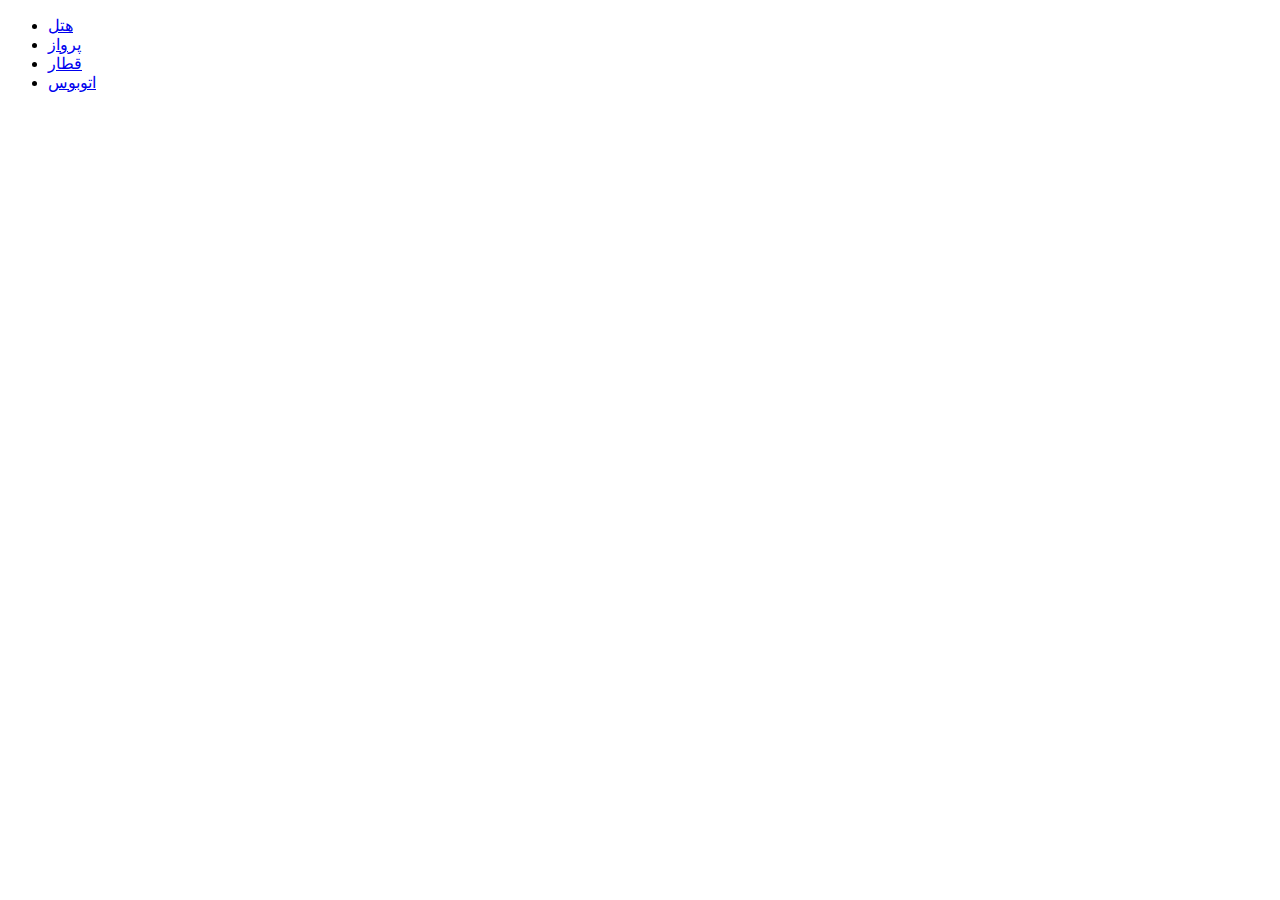
<file: frontend/public/config.html>
<!DOCTYPE html>
<html lang="en">
<head>
    <meta charset="UTF-8">
    <title>Title</title>
</head>
<body>
<ul class="nav-links">
    <li><a class="active" href="index.html"><i class="fas fa-bed"></i> هتل</a></li>
    <li><a href="flight.html"><i class="fas fa-plane"></i> پرواز</a></li>
    <li><a href="train.html"><i class="fas fa-train"></i> قطار</a></li>
    <li><a href="#"><i class="fas fa-bus"></i> اتوبوس</a></li>

</ul>

</body>
</html>
</file>
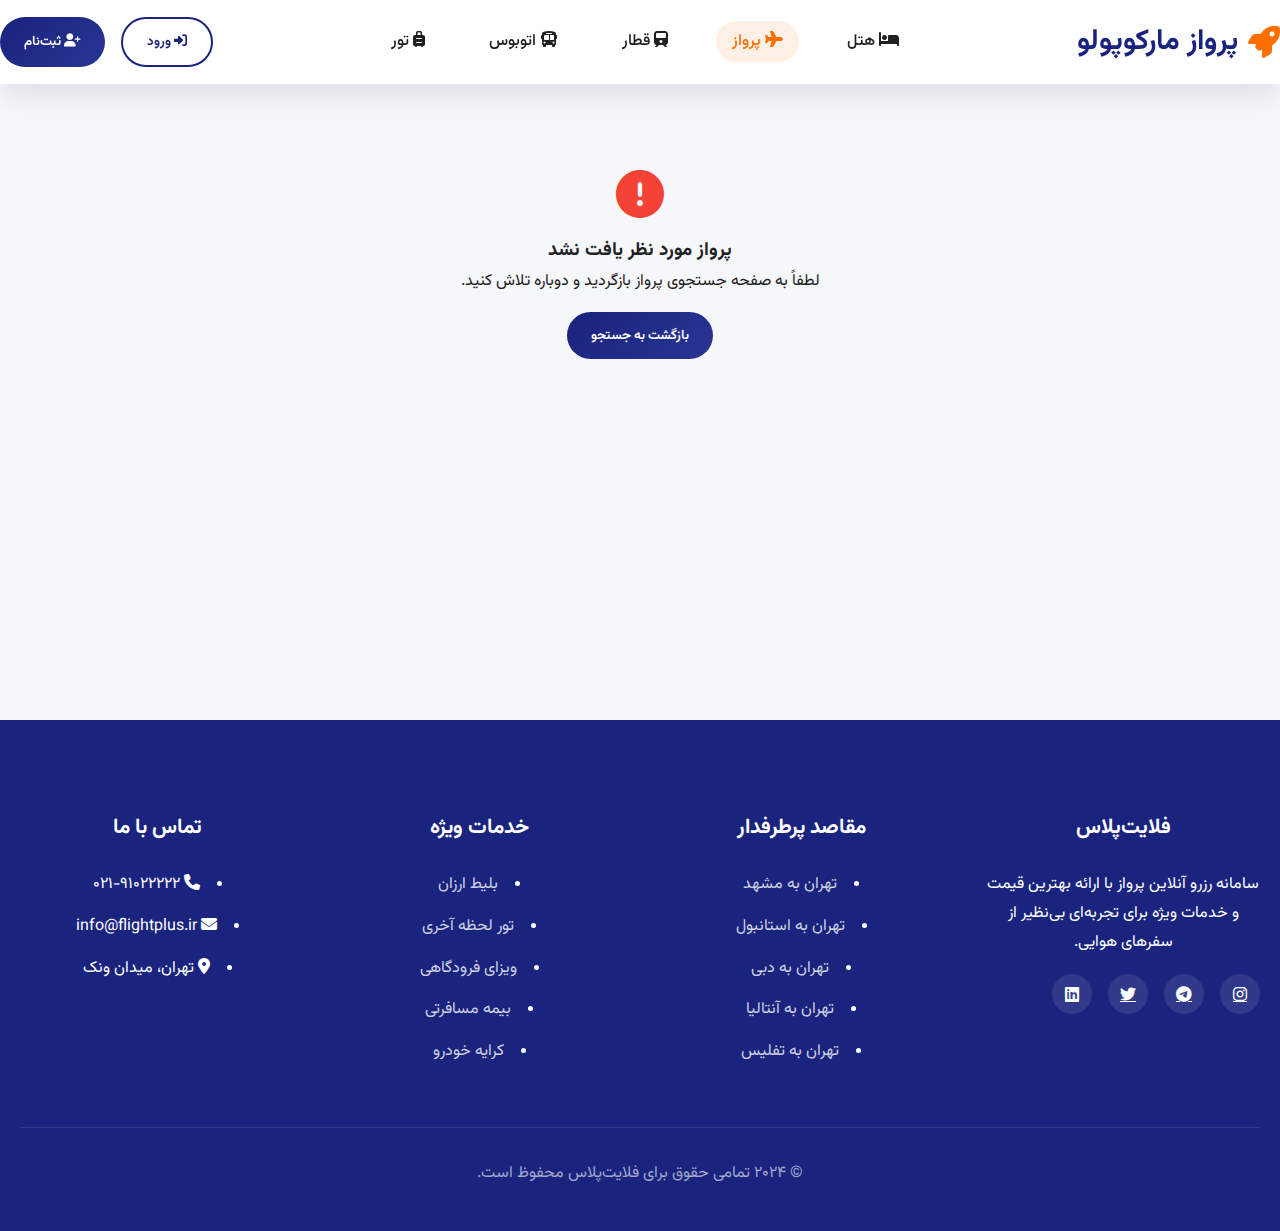
<file: frontend/public/flight-details.html>
<!DOCTYPE html>
<html dir="rtl" lang="fa">
<head>
    <meta charset="UTF-8">
    <meta content="width=device-width, initial-scale=1.0" name="viewport">
    <title>جزئیات پرواز | پرواز مارکوپولو</title>
    <link href="https://fonts.googleapis.com/css2?family=Vazirmatn:wght@300;400;500;600;700&display=swap"
          rel="stylesheet">
    <link href="https://cdnjs.cloudflare.com/ajax/libs/font-awesome/6.4.0/css/all.min.css" rel="stylesheet">
    <link href="style.css" rel="stylesheet">
    <style>
        .flight-detail-page {
            background: #f5f7fa;
            min-height: 80vh;
            padding: 6rem 0 3rem;
        }

        .flight-detail-card {
            background: white;
            border-radius: 20px;
            padding: 2rem;
            box-shadow: 0 10px 30px rgba(0, 0, 0, 0.08);
            margin-bottom: 2rem;
        }

        .flight-route {
            display: flex;
            justify-content: space-between;
            align-items: center;
            gap: 2rem;
            flex-wrap: wrap;
            margin-bottom: 1.5rem;
        }

        .flight-point {
            text-align: center;
        }

        .flight-point .time {
            font-size: 1.6rem;
            font-weight: 700;
            color: var(--primary);
        }

        .flight-point .city {
            color: #666;
        }

        .flight-summary {
            display: flex;
            justify-content: space-between;
            align-items: center;
            flex-wrap: wrap;
            gap: 1rem;
            margin-top: 1rem;
        }

        .flight-price-big {
            font-size: 2rem;
            font-weight: 700;
            color: var(--secondary);
        }

        .flight-meta {
            display: flex;
            flex-direction: column;
            gap: 0.3rem;
            color: #555;
        }

        .airline-block {
            display: flex;
            align-items: center;
            gap: 1rem;
            margin-top: 1.5rem;
        }

        .airline-logo-lg {
            width: 60px;
            height: 60px;
            border-radius: 15px;
            background: #f0f2f5;
            display: flex;
            align-items: center;
            justify-content: center;
            font-size: 1.8rem;
            color: var(--primary);
        }

        .gallery-grid {
            display: grid;
            grid-template-columns: repeat(auto-fit, minmax(220px, 1fr));
            gap: 1rem;
            margin-top: 1rem;
        }

        .gallery-grid img {
            width: 100%;
            height: 180px;
            border-radius: 15px;
            object-fit: cover;
        }

        .contact-card {
            background: white;
            border-radius: 20px;
            padding: 1.8rem;
            box-shadow: 0 10px 30px rgba(0, 0, 0, 0.06);
        }

        .contact-item {
            display: flex;
            align-items: center;
            gap: 0.8rem;
            margin-bottom: 0.8rem;
            color: #444;
        }

        .contact-item i {
            color: var(--primary);
        }

        @media (max-width: 768px) {
            .flight-route {
                flex-direction: column;
                align-items: stretch;
            }
        }
    </style>
</head>
<body>
<!-- Header -->
<header>
    <div class="container nav-container">
        <a class="logo" href="index.html">
            <i class="fas fa-rocket"></i>
            پرواز مارکوپولو
        </a>

        <ul class="nav-menu">
            <li><a href="index.html"><i class="fas fa-bed"></i> هتل</a></li>
            <li><a class="active" href="flight.html"><i class="fas fa-plane"></i> پرواز</a></li>
            <li><a href="train.html"><i class="fas fa-train"></i> قطار</a></li>
            <li><a href="bus.html"><i class="fas fa-bus"></i> اتوبوس</a></li>
            <li><a href="tour.html"><i class="fas fa-suitcase-rolling"></i> تور</a></li>
        </ul>

        <div class="auth-buttons">
            <button class="btn btn-outline"><i class="fas fa-sign-in-alt"></i> ورود</button>
            <button class="btn btn-primary"><i class="fas fa-user-plus"></i> ثبت‌نام</button>
        </div>
    </div>
</header>

<main class="flight-detail-page">
    <div class="container">
        <div id="loading" style="text-align: center; padding: 4rem 1rem;">
            <i class="fas fa-spinner fa-spin fa-3x" style="color: var(--primary);"></i>
            <p style="margin-top: 1rem;">در حال بارگذاری اطلاعات پرواز...</p>
        </div>

        <div id="error" style="display: none; text-align: center; padding: 4rem 1rem;">
            <i class="fas fa-exclamation-circle fa-3x" style="color: #f44336; margin-bottom: 1rem;"></i>
            <h3>پرواز مورد نظر یافت نشد</h3>
            <p>لطفاً به صفحه جستجوی پرواز بازگردید و دوباره تلاش کنید.</p>
            <button class="btn btn-primary" onclick="window.location.href='flight.html'" style="margin-top: 1rem;">
                بازگشت به جستجو
            </button>
        </div>

        <div id="content" style="display: none;">
            <div class="flight-detail-card">
                <h1 id="title" style="font-size: 2rem; margin-bottom: 1rem;"></h1>

                <div class="flight-route">
                    <div class="flight-point">
                        <div class="time" id="depart-time">--:--</div>
                        <div class="city" id="depart-city"></div>
                    </div>
                    <div class="flight-duration">
                        <i class="fas fa-plane"></i>
                        <div id="cabin-class" style="margin-top: .5rem;"></div>
                    </div>
                    <div class="flight-point">
                        <div class="time" id="arrival-time">--:--</div>
                        <div class="city" id="arrival-city"></div>
                    </div>
                </div>

                <div class="flight-summary">
                    <div class="flight-meta">
                        <span><i class="fas fa-calendar-alt"></i> <span id="depart-date"></span></span>
                        <span id="roundtrip-row" style="display: none;">
                            <i class="fas fa-exchange-alt"></i>
                            <span id="return-date"></span>
                        </span>
                        <span><i class="fas fa-chair"></i> صندلی‌های موجود: <span id="available-seats"></span></span>
                    </div>
                    <div class="flight-price-big" id="price"></div>
                </div>

                <div class="airline-block">
                    <div class="airline-logo-lg">
                        <i class="fas fa-plane"></i>
                    </div>
                    <div>
                        <h3 id="airline-name"></h3>
                        <p id="flight-number" style="color:#666;"></p>
                    </div>
                </div>
            </div>

            <div class="flight-detail-card" id="gallery-card" style="display: none;">
                <h2 style="margin-bottom: 1rem;">تصاویر پرواز / هواپیما</h2>
                <div class="gallery-grid" id="gallery-grid"></div>
            </div>

            <div class="contact-card">
                <h2 style="margin-bottom: 1rem;">اطلاعات تماس شرکت هواپیمایی</h2>
                <div class="contact-item">
                    <i class="fas fa-phone"></i>
                    <span id="contact-phone"></span>
                </div>
                <div class="contact-item">
                    <i class="fas fa-envelope"></i>
                    <span id="contact-email"></span>
                </div>
                <div class="contact-item">
                    <i class="fas fa-info-circle"></i>
                    <span id="description"></span>
                </div>
            </div>
        </div>
    </div>
</main>

<footer>
    <div class="container">
        <div class="footer-grid">
            <div class="footer-col">
                <h3>فلایت‌پلاس</h3>
                <p>سامانه رزرو آنلاین پرواز با ارائه بهترین قیمت و خدمات ویژه برای تجربه‌ای بی‌نظیر از سفرهای هوایی.</p>
                <div class="social-links">
                    <a href="#"><i class="fab fa-instagram"></i></a>
                    <a href="#"><i class="fab fa-telegram"></i></a>
                    <a href="#"><i class="fab fa-twitter"></i></a>
                    <a href="#"><i class="fab fa-linkedin"></i></a>
                </div>
            </div>

            <div class="footer-col">
                <h3>مقاصد پرطرفدار</h3>
                <ul>
                    <li><a href="#">تهران به مشهد</a></li>
                    <li><a href="#">تهران به استانبول</a></li>
                    <li><a href="#">تهران به دبی</a></li>
                    <li><a href="#">تهران به آنتالیا</a></li>
                    <li><a href="#">تهران به تفلیس</a></li>
                </ul>
            </div>

            <div class="footer-col">
                <h3>خدمات ویژه</h3>
                <ul>
                    <li><a href="#">بلیط ارزان</a></li>
                    <li><a href="#">تور لحظه آخری</a></li>
                    <li><a href="#">ویزای فرودگاهی</a></li>
                    <li><a href="#">بیمه مسافرتی</a></li>
                    <li><a href="#">کرایه خودرو</a></li>
                </ul>
            </div>

            <div class="footer-col">
                <h3>تماس با ما</h3>
                <ul>
                    <li><i class="fas fa-phone"></i> ۰۲۱-۹۱۰۲۲۲۲۲</li>
                    <li><i class="fas fa-envelope"></i> info@flightplus.ir</li>
                    <li><i class="fas fa-map-marker-alt"></i> تهران، میدان ونک</li>
                </ul>
            </div>
        </div>

        <div class="copyright">
            <p>© ۲۰۲۴ تمامی حقوق برای فلایت‌پلاس محفوظ است.</p>
        </div>
    </div>
</footer>

<script src="config.js"></script>
<script>
    const api = (path) => `${window.BACKEND_BASE_URL || 'http://localhost:8080'}${path}`;

    async function loadFlightDetails() {
        const params = new URLSearchParams(window.location.search);
        const id = params.get('id');
        const loading = document.getElementById('loading');
        const error = document.getElementById('error');
        const content = document.getElementById('content');

        if (!id) {
            loading.style.display = 'none';
            error.style.display = 'block';
            return;
        }

        try {
            const res = await fetch(api(`/api/flights/${id}`));
            if (!res.ok) throw new Error();
            const flight = await res.json();

            document.title = `${flight.origin} → ${flight.destination} | پرواز مارکوپولو`;
            document.getElementById('title').textContent = `${flight.origin} → ${flight.destination}`;

            document.getElementById('depart-time').textContent = flight.departureTime || '—';
            document.getElementById('arrival-time').textContent = flight.arrivalTime || '—';
            document.getElementById('depart-city').textContent = flight.originAirport || flight.origin;
            document.getElementById('arrival-city').textContent = flight.destinationAirport || flight.destination;
            document.getElementById('depart-date').textContent = flight.departureDate || '';

            if (flight.returnDate) {
                document.getElementById('roundtrip-row').style.display = 'inline-flex';
                document.getElementById('return-date').textContent = `تاریخ برگشت: ${flight.returnDate}`;
            }

            document.getElementById('cabin-class').textContent = flight.cabinClass || '';
            document.getElementById('available-seats').textContent = flight.availableSeats != null ? flight.availableSeats : '—';

            const priceText = flight.price ? flight.price.toLocaleString('fa-IR') + ' تومان' : 'قیمت نامشخص';
            document.getElementById('price').textContent = priceText;

            document.getElementById('airline-name').textContent = flight.airline || '—';
            document.getElementById('flight-number').textContent = flight.flightNumber ? `شماره پرواز: ${flight.flightNumber}` : '';

            document.getElementById('contact-phone').textContent = flight.phone || 'نامشخص';
            document.getElementById('contact-email').textContent = flight.email || 'نامشخص';
            document.getElementById('description').textContent = flight.description || 'توضیحات تکمیلی برای این پرواز ثبت نشده است.';

            // گالری تصاویر
            const galleryCard = document.getElementById('gallery-card');
            const galleryGrid = document.getElementById('gallery-grid');
            const images = [];
            if (flight.imageUrl) images.push(flight.imageUrl);
            if (flight.images) {
                flight.images.split(',').map(u => u.trim()).filter(Boolean).forEach(u => images.push(u));
            }
            if (images.length) {
                images.forEach(url => {
                    const img = document.createElement('img');
                    img.src = url;
                    img.alt = `${flight.origin} → ${flight.destination}`;
                    img.onerror = () => img.style.display = 'none';
                    galleryGrid.appendChild(img);
                });
                galleryCard.style.display = 'block';
            }

            loading.style.display = 'none';
            content.style.display = 'block';
        } catch (e) {
            console.error('Error loading flight details', e);
            loading.style.display = 'none';
            error.style.display = 'block';
        }
    }

    document.addEventListener('DOMContentLoaded', loadFlightDetails);
</script>
</body>
</html>
</file>
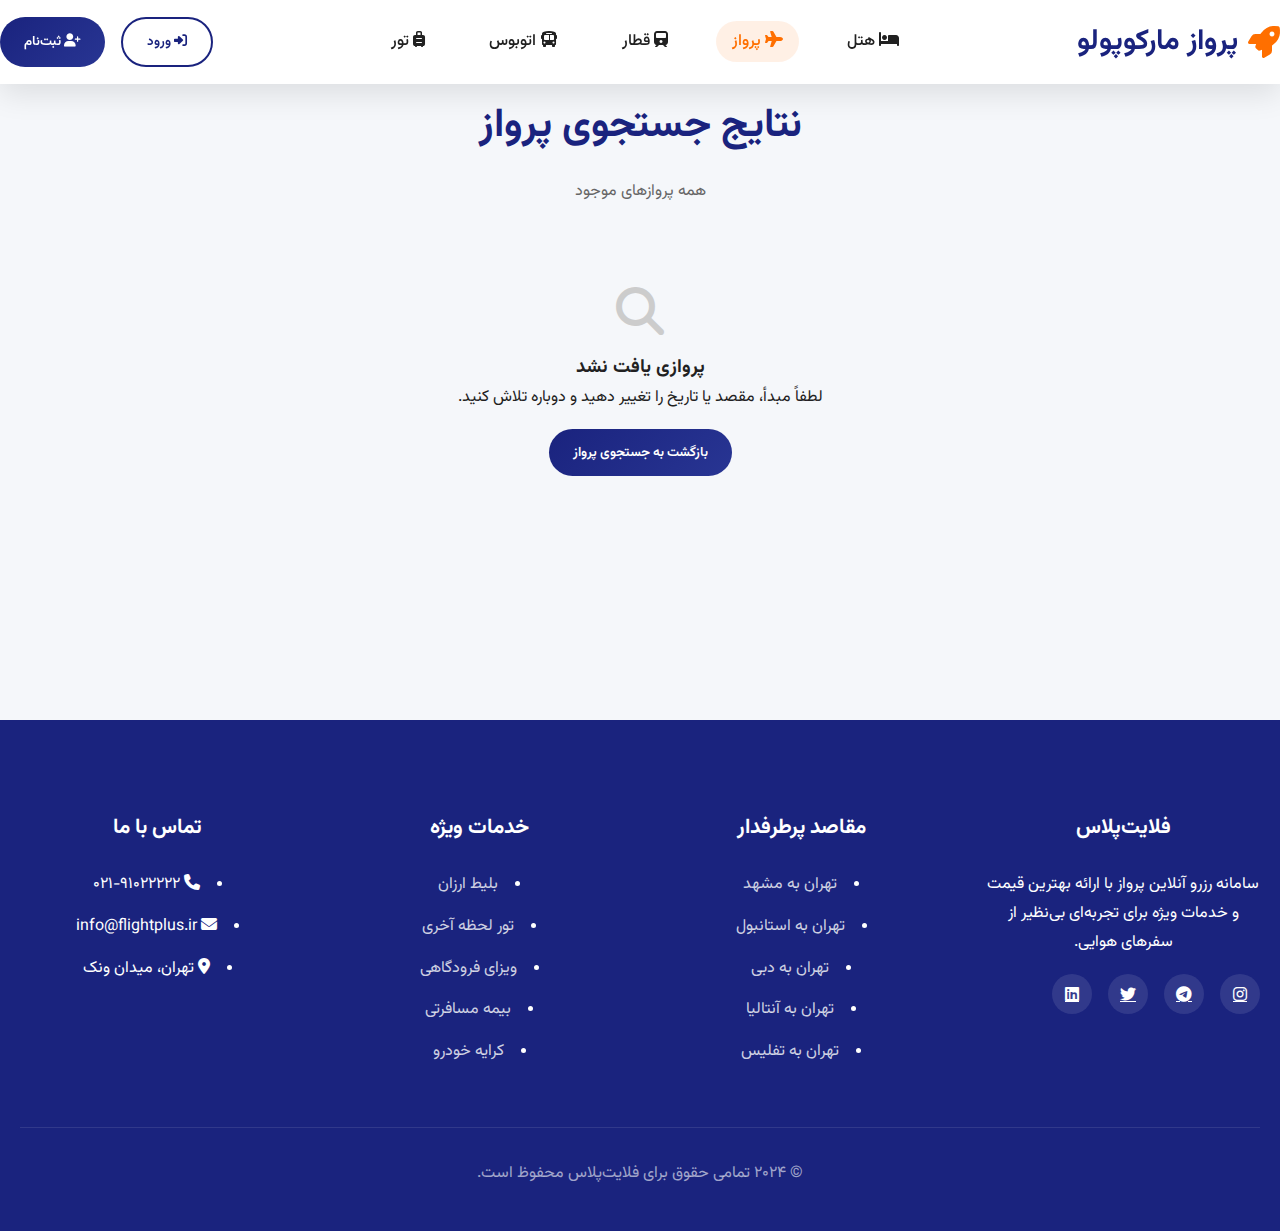
<file: frontend/public/flight-results.html>
<!DOCTYPE html>
<html dir="rtl" lang="fa">
<head>
    <meta charset="UTF-8">
    <meta content="width=device-width, initial-scale=1.0" name="viewport">
    <title>نتایج جستجوی پرواز | پرواز مارکوپولو</title>
    <link href="https://fonts.googleapis.com/css2?family=Vazirmatn:wght@300;400;500;600;700&display=swap"
          rel="stylesheet">
    <link href="https://cdnjs.cloudflare.com/ajax/libs/font-awesome/6.4.0/css/all.min.css" rel="stylesheet">
    <link href="style.css" rel="stylesheet">
</head>
<body>
<!-- Header -->
<header>
    <div class="container nav-container">
        <a class="logo" href="index.html">
            <i class="fas fa-rocket"></i>
            پرواز مارکوپولو
        </a>

        <ul class="nav-menu">
            <li><a href="index.html"><i class="fas fa-bed"></i> هتل</a></li>
            <li><a class="active" href="flight.html"><i class="fas fa-plane"></i> پرواز</a></li>
            <li><a href="train.html"><i class="fas fa-train"></i> قطار</a></li>
            <li><a href="bus.html"><i class="fas fa-bus"></i> اتوبوس</a></li>
            <li><a href="tour.html"><i class="fas fa-suitcase-rolling"></i> تور</a></li>
        </ul>

        <div class="auth-buttons">
            <button class="btn btn-outline"><i class="fas fa-sign-in-alt"></i> ورود</button>
            <button class="btn btn-primary"><i class="fas fa-user-plus"></i> ثبت‌نام</button>
        </div>
    </div>
</header>

<main style="background: #f5f7fa; min-height: 80vh; padding: 5rem 0 3rem;">
    <div class="container">
        <div class="section-title" style="text-align: center; margin-bottom: 2rem;">
            <h2>نتایج جستجوی پرواز</h2>
            <p id="search-summary">در حال بارگذاری نتایج...</p>
        </div>

        <section class="offers-section" id="results-section">
            <div id="loading" style="text-align: center; padding: 3rem;">
                <i class="fas fa-spinner fa-spin fa-3x" style="color: var(--primary);"></i>
                <p style="margin-top: 1rem;">در حال جستجوی پروازها...</p>
            </div>
            <div id="no-results" style="display: none; text-align: center; padding: 3rem;">
                <i class="fas fa-search fa-3x" style="color: #ccc; margin-bottom: 1rem;"></i>
                <h3>پروازی یافت نشد</h3>
                <p>لطفاً مبدأ، مقصد یا تاریخ را تغییر دهید و دوباره تلاش کنید.</p>
                <button class="btn btn-primary" onclick="window.location.href='flight.html'"
                        style="margin-top: 1rem;">
                    بازگشت به جستجوی پرواز
                </button>
            </div>
            <div class="offers-grid" id="flights-grid" style="display: none;"></div>
        </section>
    </div>
</main>

<!-- Footer -->
<footer>
    <div class="container">
        <div class="footer-grid">
            <div class="footer-col">
                <h3>فلایت‌پلاس</h3>
                <p>سامانه رزرو آنلاین پرواز با ارائه بهترین قیمت و خدمات ویژه برای تجربه‌ای بی‌نظیر از سفرهای هوایی.</p>
                <div class="social-links">
                    <a href="#"><i class="fab fa-instagram"></i></a>
                    <a href="#"><i class="fab fa-telegram"></i></a>
                    <a href="#"><i class="fab fa-twitter"></i></a>
                    <a href="#"><i class="fab fa-linkedin"></i></a>
                </div>
            </div>

            <div class="footer-col">
                <h3>مقاصد پرطرفدار</h3>
                <ul>
                    <li><a href="#">تهران به مشهد</a></li>
                    <li><a href="#">تهران به استانبول</a></li>
                    <li><a href="#">تهران به دبی</a></li>
                    <li><a href="#">تهران به آنتالیا</a></li>
                    <li><a href="#">تهران به تفلیس</a></li>
                </ul>
            </div>

            <div class="footer-col">
                <h3>خدمات ویژه</h3>
                <ul>
                    <li><a href="#">بلیط ارزان</a></li>
                    <li><a href="#">تور لحظه آخری</a></li>
                    <li><a href="#">ویزای فرودگاهی</a></li>
                    <li><a href="#">بیمه مسافرتی</a></li>
                    <li><a href="#">کرایه خودرو</a></li>
                </ul>
            </div>

            <div class="footer-col">
                <h3>تماس با ما</h3>
                <ul>
                    <li><i class="fas fa-phone"></i> ۰۲۱-۹۱۰۲۲۲۲۲</li>
                    <li><i class="fas fa-envelope"></i> info@flightplus.ir</li>
                    <li><i class="fas fa-map-marker-alt"></i> تهران، میدان ونک</li>
                </ul>
            </div>
        </div>

        <div class="copyright">
            <p>© ۲۰۲۴ تمامی حقوق برای فلایت‌پلاس محفوظ است.</p>
        </div>
    </div>
</footer>

<script src="config.js"></script>
<script>
    const api = (path) => `${window.BACKEND_BASE_URL || 'http://localhost:8080'}${path}`;

    function buildSummary(params) {
        const parts = [];
        const origin = params.get('origin');
        const destination = params.get('destination');
        const date = params.get('date');
        const returnDate = params.get('returnDate');
        const cabinClass = params.get('cabinClass');

        if (origin && destination) {
            parts.push(`از ${origin} به ${destination}`);
        } else if (origin) {
            parts.push(`از ${origin}`);
        } else if (destination) {
            parts.push(`به ${destination}`);
        }

        if (date) {
            if (returnDate) {
                parts.push(`رفت: ${date} - برگشت: ${returnDate}`);
            } else {
                parts.push(`تاریخ پرواز: ${date}`);
            }
        }

        if (cabinClass) {
            parts.push(`کلاس پروازی: ${cabinClass}`);
        }

        return parts.length ? parts.join(" | ") : "همه پروازهای موجود";
    }

    async function loadFlights() {
        const params = new URLSearchParams(window.location.search);
        document.getElementById('search-summary').textContent = buildSummary(params);

        const loading = document.getElementById('loading');
        const noResults = document.getElementById('no-results');
        const grid = document.getElementById('flights-grid');

        try {
            const qs = new URLSearchParams();
            ['origin', 'destination', 'date', 'returnDate', 'cabinClass'].forEach(key => {
                const v = params.get(key);
                if (v) qs.append(key, v);
            });

            const res = await fetch(api(`/api/flights/search?${qs.toString()}`));
            if (!res.ok) throw new Error();

            const flights = await res.json();
            loading.style.display = 'none';

            if (!flights || flights.length === 0) {
                noResults.style.display = 'block';
                return;
            }

            grid.style.display = 'grid';
            grid.innerHTML = '';

            flights.forEach(flight => {
                const card = document.createElement('div');
                card.className = 'offer-card';
                card.style.cursor = 'pointer';
                card.onclick = () => window.location.href = `flight-details.html?id=${flight.id}`;

                const priceText = flight.price ? flight.price.toLocaleString('fa-IR') + ' تومان' : 'قیمت نامشخص';
                const departTime = flight.departureTime || '—';
                const arrivalTime = flight.arrivalTime || '—';

                card.innerHTML = `
                    <div class="offer-header">
                        <h3>${flight.origin} → ${flight.destination}</h3>
                    </div>
                    <div class="offer-body">
                        <div class="flight-details">
                            <div class="flight-info">
                                <div class="time">${departTime}</div>
                                <div class="city">${flight.originAirport || flight.origin}</div>
                            </div>
                            <div class="flight-duration">
                                <i class="fas fa-plane"></i>
                                <div>${flight.cabinClass || ''}</div>
                                <div>${flight.isRoundTrip ? 'رفت و برگشت' : 'یک‌طرفه'}</div>
                            </div>
                            <div class="flight-info">
                                <div class="time">${arrivalTime}</div>
                                <div class="city">${flight.destinationAirport || flight.destination}</div>
                            </div>
                        </div>
                        <div class="airline-info">
                            <div class="airline-logo">
                                <i class="fas fa-plane"></i>
                            </div>
                            <div>
                                <h4>${flight.airline || '—'}</h4>
                                <p>${flight.flightNumber || ''}</p>
                            </div>
                        </div>
                        <div class="offer-price">${priceText}</div>
                    </div>
                `;

                grid.appendChild(card);
            });
        } catch (e) {
            console.error('Error loading flights', e);
            loading.style.display = 'none';
            noResults.style.display = 'block';
        }
    }

    document.addEventListener('DOMContentLoaded', loadFlights);
</script>
</body>
</html>
</file>
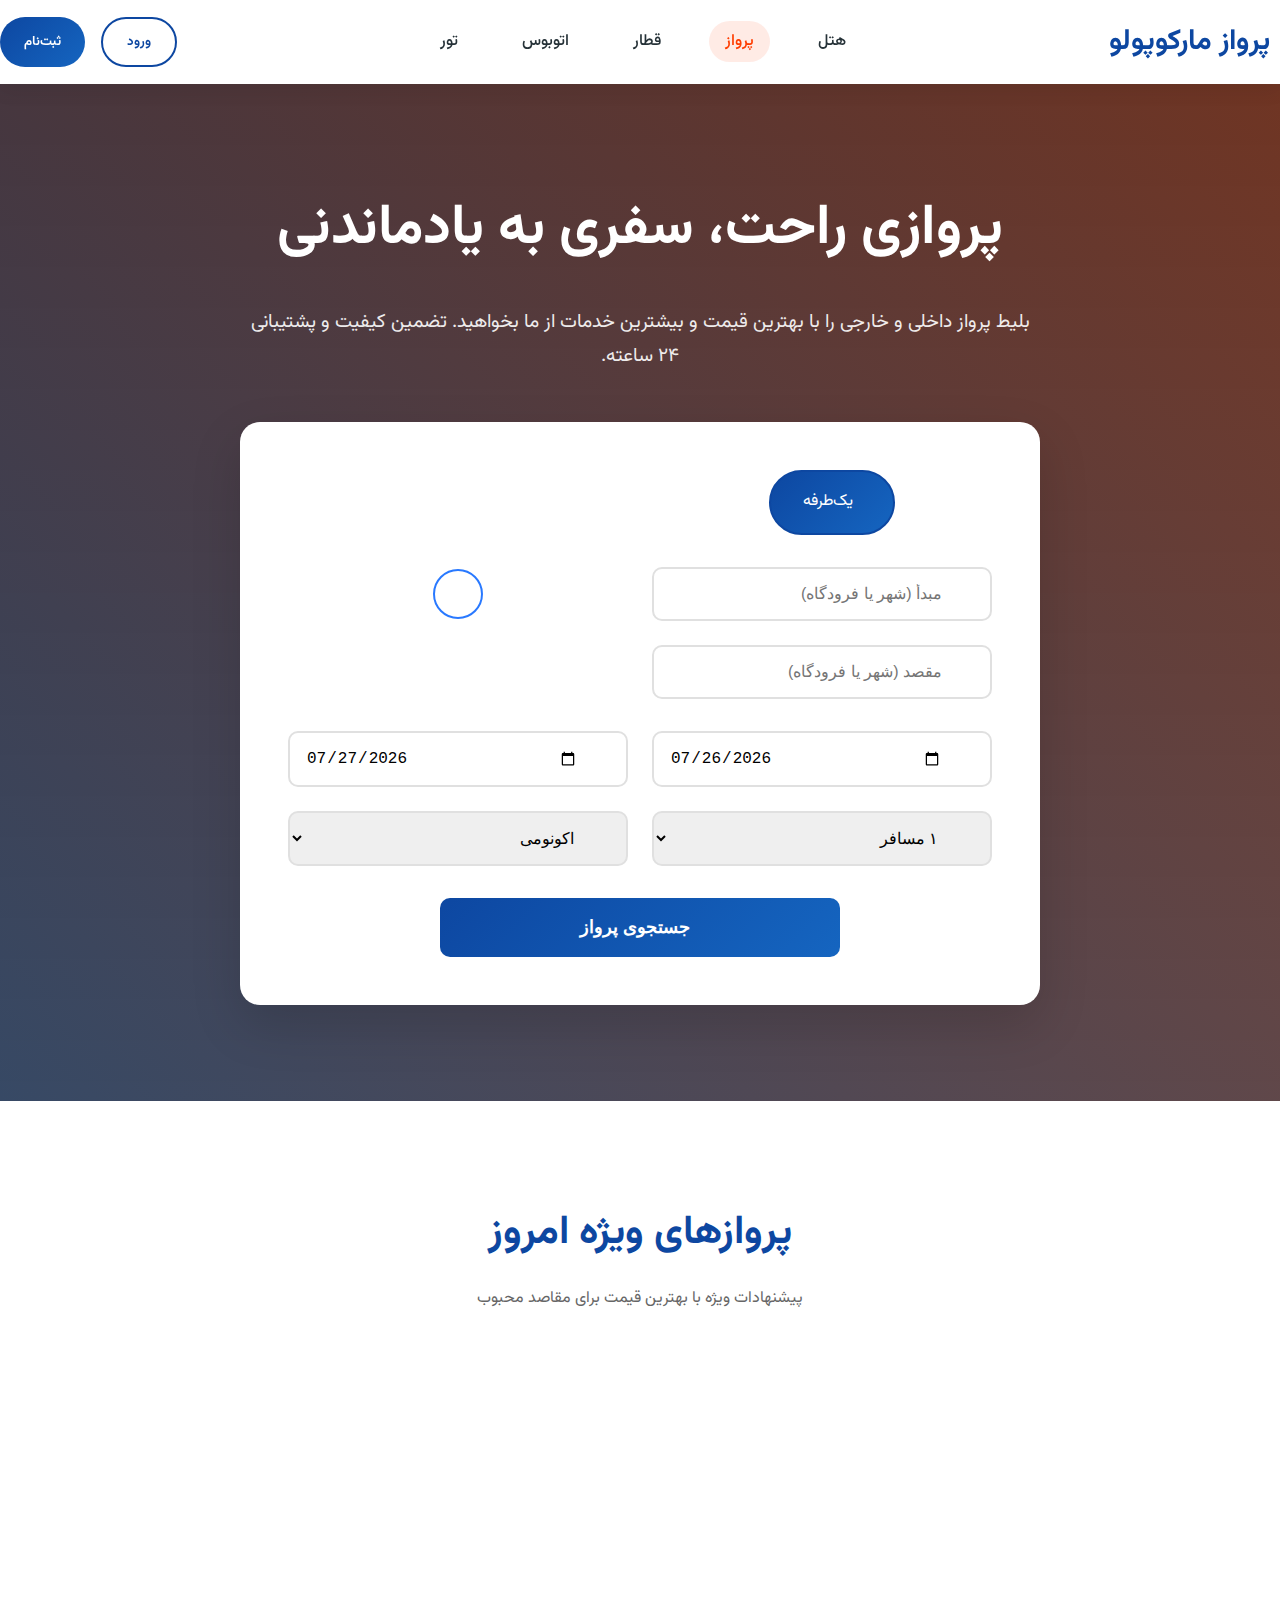
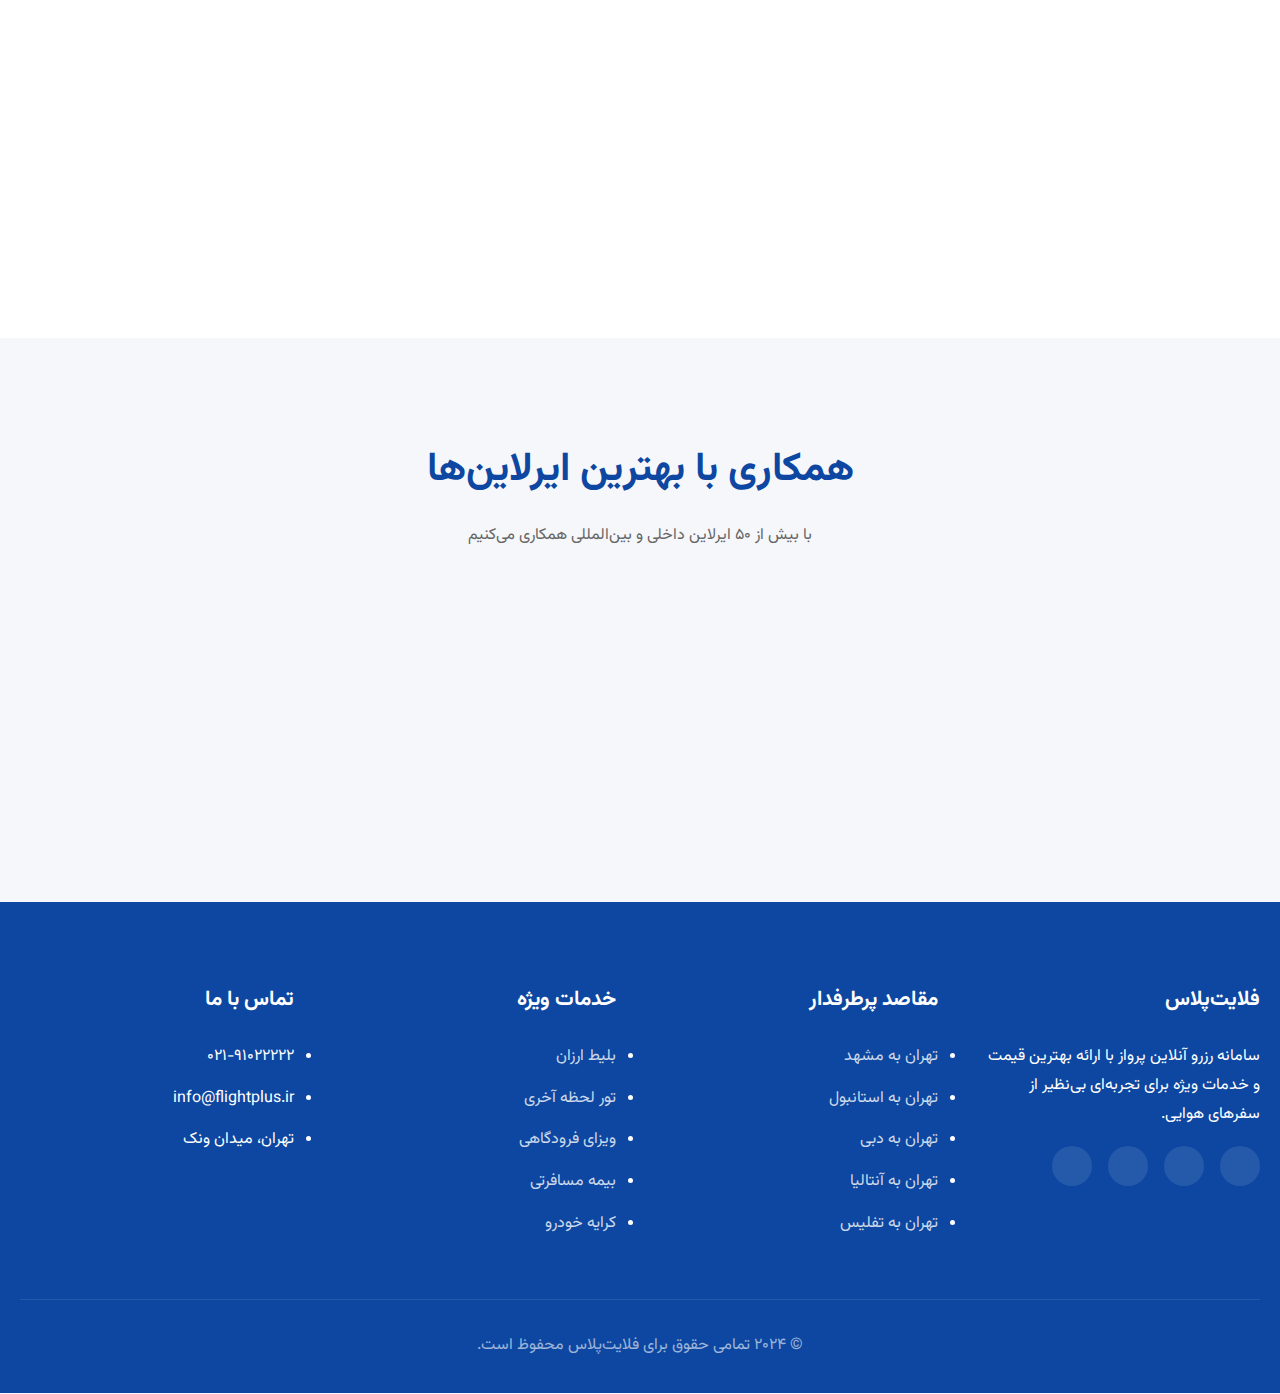
<file: frontend/public/flight.html>
<!DOCTYPE html>
<html dir="rtl" lang="fa">
<head>
    <meta charset="UTF-8">
    <meta content="width=device-width, initial-scale=1.0" name="viewport">
    <title>رزرو پرواز | بلیط هواپیما داخلی و خارجی</title>
    <link href="https://fonts.googleapis.com/css2?family=Vazirmatn:wght@300;400;500;600;700&display=swap"
          rel="stylesheet">
    <style>
        :root {
            --primary: #0d47a1;
            --secondary: #ff3d00;
            --accent: #2979ff;
            --light: #f5f7fa;
            --dark: #263238;
            --gradient: linear-gradient(135deg, #0d47a1, #1565c0);
        }

        * {
            margin: 0;
            padding: 0;
            box-sizing: border-box;
        }

        body {
            font-family: 'Vazirmatn', sans-serif;
            background: var(--light);
            color: var(--dark);
            line-height: 1.8;
        }

        .container {
            max-width: 1400px;
            margin: 0 auto;
            padding: 0 20px;
        }

        /* Navigation */
        header {
            background: white;
            box-shadow: 0 5px 20px rgba(0, 0, 0, 0.08);
            position: sticky;
            top: 0;
            z-index: 1000;
        }

        .nav-container {
            display: flex;
            justify-content: space-between;
            align-items: center;
            padding: 1rem 0;
        }

        .logo {
            display: flex;
            align-items: center;
            gap: 10px;
            font-size: 1.8rem;
            font-weight: 700;
            color: var(--primary);
            text-decoration: none;
        }

        .logo i {
            color: var(--secondary);
            animation: pulse 2s infinite;
        }

        @keyframes pulse {
            0% {
                transform: scale(1);
            }
            50% {
                transform: scale(1.1);
            }
            100% {
                transform: scale(1);
            }
        }

        .nav-menu {
            display: flex;
            gap: 2rem;
            list-style: none;
        }

        .nav-menu a {
            color: var(--dark);
            text-decoration: none;
            font-weight: 500;
            padding: 0.5rem 1rem;
            border-radius: 25px;
            transition: all 0.3s ease;
            position: relative;
        }

        .nav-menu a:hover {
            color: var(--primary);
            background: rgba(13, 71, 161, 0.05);
        }

        .nav-menu a.active {
            color: var(--secondary);
            background: rgba(255, 61, 0, 0.1);
        }

        .auth-buttons {
            display: flex;
            gap: 1rem;
        }

        .btn {
            padding: 0.8rem 1.5rem;
            border-radius: 25px;
            font-weight: 600;
            cursor: pointer;
            transition: all 0.3s ease;
            border: none;
            font-family: inherit;
        }

        .btn-outline {
            background: transparent;
            border: 2px solid var(--primary);
            color: var(--primary);
        }

        .btn-outline:hover {
            background: var(--primary);
            color: white;
            transform: translateY(-2px);
        }

        .btn-primary {
            background: var(--gradient);
            color: white;
        }

        .btn-primary:hover {
            transform: translateY(-2px);
            box-shadow: 0 8px 20px rgba(13, 71, 161, 0.3);
        }

        /* Hero Section */
        .flight-hero {
            background: linear-gradient(rgba(0, 0, 0, 0.8), rgba(0, 0, 0, 0.7)),
            url('https://images.unsplash.com/photo-1436491865332-7a61a109cc05?ixlib=rb-4.0.3&auto=format&fit=crop&w=1920&q=80');
            background-size: cover;
            background-position: center;
            padding: 6rem 0;
            color: white;
            position: relative;
            overflow: hidden;
        }

        .flight-hero::before {
            content: '';
            position: absolute;
            top: 0;
            right: 0;
            width: 100%;
            height: 100%;
            background: linear-gradient(45deg, rgba(13, 71, 161, 0.3), rgba(255, 61, 0, 0.3));
            z-index: 1;
        }

        .flight-hero > * {
            position: relative;
            z-index: 2;
        }

        .hero-content {
            text-align: center;
            max-width: 800px;
            margin: 0 auto;
        }

        .hero-content h1 {
            font-size: 3.5rem;
            margin-bottom: 1.5rem;
            animation: fadeInDown 1s ease;
        }

        @keyframes fadeInDown {
            from {
                opacity: 0;
                transform: translateY(-30px);
            }
            to {
                opacity: 1;
                transform: translateY(0);
            }
        }

        .hero-content p {
            font-size: 1.2rem;
            opacity: 0.9;
            margin-bottom: 3rem;
            animation: fadeInUp 1s ease 0.3s both;
        }

        @keyframes fadeInUp {
            from {
                opacity: 0;
                transform: translateY(30px);
            }
            to {
                opacity: 1;
                transform: translateY(0);
            }
        }

        /* Flight Search */
        .flight-search {
            background: white;
            border-radius: 20px;
            padding: 3rem;
            margin-top: 3rem;
            box-shadow: 0 20px 50px rgba(0, 0, 0, 0.15);
            animation: slideUp 1s ease 0.6s both;
        }

        @keyframes slideUp {
            from {
                opacity: 0;
                transform: translateY(50px);
            }
            to {
                opacity: 1;
                transform: translateY(0);
            }
        }

        .trip-type-selector {
            display: flex;
            justify-content: center;
            gap: 2rem;
            margin-bottom: 2rem;
        }

        .trip-option {
            display: flex;
            align-items: center;
            gap: 0.5rem;
            padding: 1rem 2rem;
            border-radius: 50px;
            cursor: pointer;
            transition: all 0.3s ease;
            border: 2px solid transparent;
        }

        .trip-option:hover {
            border-color: var(--accent);
            background: rgba(41, 121, 255, 0.05);
        }

        .trip-option.active {
            background: var(--gradient);
            color: white;
            border-color: var(--primary);
        }

        .flight-form {
            display: grid;
            grid-template-columns: repeat(auto-fit, minmax(250px, 1fr));
            gap: 1.5rem;
            margin-bottom: 2rem;
        }

        .input-group {
            position: relative;
        }

        .input-group i {
            position: absolute;
            right: 15px;
            top: 50%;
            transform: translateY(-50%);
            color: #666;
        }

        .input-group input,
        .input-group select {
            width: 100%;
            padding: 1rem 3rem 1rem 1rem;
            border: 2px solid #e0e0e0;
            border-radius: 10px;
            font-size: 1rem;
            transition: all 0.3s ease;
        }

        .input-group input:focus,
        .input-group select:focus {
            border-color: var(--accent);
            outline: none;
            box-shadow: 0 0 0 3px rgba(41, 121, 255, 0.1);
        }

        .switch-btn {
            display: flex;
            justify-content: center;
            align-items: center;
        }

        .switch-btn button {
            width: 50px;
            height: 50px;
            border-radius: 50%;
            background: white;
            border: 2px solid var(--accent);
            color: var(--accent);
            cursor: pointer;
            transition: all 0.3s ease;
            display: flex;
            align-items: center;
            justify-content: center;
        }

        .switch-btn button:hover {
            transform: rotate(180deg);
            background: var(--accent);
            color: white;
        }

        .search-btn {
            background: var(--gradient);
            color: white;
            border: none;
            padding: 1.2rem 3rem;
            border-radius: 10px;
            font-size: 1.1rem;
            font-weight: 600;
            cursor: pointer;
            transition: all 0.3s ease;
            display: flex;
            align-items: center;
            justify-content: center;
            gap: 10px;
            width: 100%;
            max-width: 400px;
            margin: 2rem auto 0;
        }

        .search-btn:hover {
            transform: translateY(-3px);
            box-shadow: 0 15px 30px rgba(13, 71, 161, 0.3);
        }

        /* Offers Section */
        .offers-section {
            padding: 6rem 0;
            background: white;
        }

        .section-header {
            text-align: center;
            margin-bottom: 4rem;
        }

        .section-header h2 {
            font-size: 2.5rem;
            color: var(--primary);
            margin-bottom: 1rem;
        }

        .section-header p {
            color: #666;
            max-width: 600px;
            margin: 0 auto;
        }

        .offers-grid {
            display: grid;
            grid-template-columns: repeat(auto-fit, minmax(350px, 1fr));
            gap: 2rem;
        }

        .offer-card {
            background: white;
            border-radius: 20px;
            overflow: hidden;
            box-shadow: 0 10px 30px rgba(0, 0, 0, 0.1);
            transition: all 0.3s ease;
            border: 1px solid #e0e0e0;
        }

        .offer-card:hover {
            transform: translateY(-10px);
            box-shadow: 0 25px 50px rgba(0, 0, 0, 0.15);
            border-color: var(--accent);
        }

        .offer-header {
            background: linear-gradient(135deg, var(--primary), var(--accent));
            color: white;
            padding: 1.5rem;
        }

        .offer-body {
            padding: 2rem;
        }

        .flight-details {
            display: flex;
            justify-content: space-between;
            align-items: center;
            margin-bottom: 1.5rem;
            padding-bottom: 1.5rem;
            border-bottom: 1px solid #eee;
        }

        .flight-info {
            text-align: center;
        }

        .flight-info .time {
            font-size: 1.3rem;
            font-weight: 600;
            color: var(--primary);
        }

        .flight-info .city {
            color: #666;
            font-size: 0.9rem;
        }

        .flight-duration {
            text-align: center;
            color: #666;
        }

        .airline-info {
            display: flex;
            align-items: center;
            gap: 1rem;
            margin-bottom: 1.5rem;
        }

        .airline-logo {
            width: 50px;
            height: 50px;
            background: var(--light);
            border-radius: 10px;
            display: flex;
            align-items: center;
            justify-content: center;
        }

        .offer-price {
            font-size: 1.8rem;
            font-weight: 700;
            color: var(--secondary);
            margin-bottom: 1.5rem;
        }

        .book-btn {
            background: var(--gradient);
            color: white;
            border: none;
            padding: 1rem;
            border-radius: 10px;
            font-weight: 600;
            cursor: pointer;
            transition: all 0.3s ease;
            width: 100%;
        }

        .book-btn:hover {
            background: linear-gradient(135deg, #1565c0, #2979ff);
            transform: translateY(-2px);
        }

        /* Airlines Section */
        .airlines-section {
            padding: 6rem 0;
            background: var(--light);
        }

        .airlines-grid {
            display: grid;
            grid-template-columns: repeat(auto-fit, minmax(150px, 1fr));
            gap: 2rem;
            margin-top: 3rem;
        }

        .airline-item {
            background: white;
            border-radius: 15px;
            padding: 2rem;
            text-align: center;
            box-shadow: 0 5px 15px rgba(0, 0, 0, 0.05);
            transition: all 0.3s ease;
            border: 1px solid transparent;
        }

        .airline-item:hover {
            transform: translateY(-5px);
            box-shadow: 0 15px 30px rgba(0, 0, 0, 0.1);
            border-color: var(--accent);
        }

        .airline-logo-lg {
            width: 80px;
            height: 80px;
            background: var(--light);
            border-radius: 50%;
            display: flex;
            align-items: center;
            justify-content: center;
            margin: 0 auto 1rem;
            font-size: 2rem;
            color: var(--primary);
        }

        /* Footer */
        footer {
            background: var(--primary);
            color: white;
            padding: 5rem 0 2rem;
        }

        .footer-grid {
            display: grid;
            grid-template-columns: repeat(auto-fit, minmax(250px, 1fr));
            gap: 3rem;
            margin-bottom: 3rem;
        }

        .footer-col h3 {
            font-size: 1.3rem;
            margin-bottom: 1.5rem;
            color: white;
        }

        .footer-col ul li {
            margin-bottom: 0.8rem;
        }

        .footer-col ul li a {
            color: rgba(255, 255, 255, 0.8);
            text-decoration: none;
            transition: color 0.3s ease;
        }

        .footer-col ul li a:hover {
            color: white;
            padding-right: 5px;
        }

        .social-links {
            display: flex;
            gap: 1rem;
            margin-top: 1rem;
        }

        .social-links a {
            width: 40px;
            height: 40px;
            border-radius: 50%;
            background: rgba(255, 255, 255, 0.1);
            display: flex;
            align-items: center;
            justify-content: center;
            color: white;
            transition: all 0.3s ease;
        }

        .social-links a:hover {
            background: var(--secondary);
            transform: translateY(-3px);
        }

        .copyright {
            text-align: center;
            padding-top: 2rem;
            border-top: 1px solid rgba(255, 255, 255, 0.1);
            color: rgba(255, 255, 255, 0.6);
        }

        /* Responsive */
        @media (max-width: 992px) {
            .nav-menu {
                display: none;
            }

            .flight-hero h1 {
                font-size: 2.8rem;
            }
        }

        @media (max-width: 768px) {
            .flight-hero h1 {
                font-size: 2.2rem;
            }

            .flight-form {
                grid-template-columns: 1fr;
            }

            .trip-type-selector {
                flex-direction: column;
                align-items: center;
            }

            .offers-grid {
                grid-template-columns: 1fr;
            }

            .airlines-grid {
                grid-template-columns: repeat(2, 1fr);
            }
        }
    </style>
</head>
<body>
<!-- Header -->
<header>
    <div class="container nav-container">
        <a class="logo" href="config.html">
            <i class="fas fa-rocket"></i>
            پرواز مارکوپولو
        </a>

        <ul class="nav-menu">
            <li><a href="index.html"><i class="fas fa-bed"></i> هتل</a></li>
            <li><a class="active" href="flight.html"><i class="fas fa-plane"></i> پرواز</a></li>
            <li><a href="train.html"><i class="fas fa-train"></i> قطار</a></li>
            <li><a href="#"><i class="fas fa-bus"></i> اتوبوس</a></li>
            <li><a href="#"><i class="fas fa-suitcase-rolling"></i> تور</a></li>
        </ul>

        <div class="auth-buttons">
            <button class="btn btn-outline"><i class="fas fa-sign-in-alt"></i> ورود</button>
            <button class="btn btn-primary"><i class="fas fa-user-plus"></i> ثبت‌نام</button>
        </div>
    </div>
</header>

<!-- Hero Section -->
<section class="flight-hero">
    <div class="container">
        <div class="hero-content">
            <h1>پروازی راحت، سفری به یادماندنی</h1>
            <p>بلیط پرواز داخلی و خارجی را با بهترین قیمت و بیشترین خدمات از ما بخواهید. تضمین کیفیت و پشتیبانی ۲۴
                ساعته.</p>

            <div class="flight-search">
                <div class="trip-type-selector">
                    <div class="trip-option active">
                        <i class="fas fa-plane"></i>
                        <span>یک‌طرفه</span>
                    </div>
                    <div class="trip-option">
                        <i class="fas fa-exchange-alt"></i>
                        <span>رفت و برگشت</span>
                    </div>
                    <div class="trip-option">
                        <i class="fas fa-route"></i>
                        <span>چند مقصدی</span>
                    </div>
                </div>

                <div class="flight-form">
                    <div class="input-group">
                        <i class="fas fa-plane-departure"></i>
                        <input id="originInput" list="airports" placeholder="مبدأ (شهر یا فرودگاه)" type="text">
                        <datalist id="airports">
                            <option value="تهران (IKA)"></option>
                            <option value="مشهد (MHD)"></option>
                            <option value="اصفهان (IFN)"></option>
                            <option value="شیراز (SYZ)"></option>
                            <option value="کیش (KIH)"></option>
                        </datalist>
                    </div>

                    <div class="switch-btn">
                        <button id="switchAirports" type="button">
                            <i class="fas fa-exchange-alt"></i>
                        </button>
                    </div>

                    <div class="input-group">
                        <i class="fas fa-plane-arrival"></i>
                        <input id="destinationInput" placeholder="مقصد (شهر یا فرودگاه)" type="text">
                    </div>
                </div>

                <div class="flight-form">
                    <div class="input-group">
                        <i class="fas fa-calendar-alt"></i>
                        <input id="departDate" type="date">
                    </div>

                    <div class="input-group" id="returnDateGroup">
                        <i class="fas fa-calendar-alt"></i>
                        <input id="returnDate" type="date">
                    </div>

                    <div class="input-group">
                        <i class="fas fa-user-friends"></i>
                        <select id="passengers">
                            <option>۱ مسافر</option>
                            <option>۲ مسافر</option>
                            <option>۳ مسافر</option>
                            <option>۴ مسافر</option>
                        </select>
                    </div>

                    <div class="input-group">
                        <i class="fas fa-chair"></i>
                        <select id="cabinClass">
                            <option>اکونومی</option>
                            <option>بیزینس</option>
                            <option>فرست کلاس</option>
                        </select>
                    </div>
                </div>

                <button class="search-btn" id="flightSearchBtn">
                    <i class="fas fa-search"></i>
                    جستجوی پرواز
                </button>
            </div>
        </div>
    </div>
</section>

<!-- Offers Section -->
<section class="offers-section">
    <div class="container">
        <div class="section-header">
            <h2>پروازهای ویژه امروز</h2>
            <p>پیشنهادات ویژه با بهترین قیمت برای مقاصد محبوب</p>
        </div>

        <div class="offers-grid">
            <div class="offer-card">
                <div class="offer-header">
                    <h3>تهران → مشهد</h3>
                </div>
                <div class="offer-body">
                    <div class="flight-details">
                        <div class="flight-info">
                            <div class="time">۰۸:۳۰</div>
                            <div class="city">تهران (IKA)</div>
                        </div>
                        <div class="flight-duration">
                            <i class="fas fa-plane"></i>
                            <div>۱ ساعت ۳۰ دقیقه</div>
                            <div>پرواز مستقیم</div>
                        </div>
                        <div class="flight-info">
                            <div class="time">۱۰:۰۰</div>
                            <div class="city">مشهد (MHD)</div>
                        </div>
                    </div>

                    <div class="airline-info">
                        <div class="airline-logo">
                            <i class="fas fa-plane"></i>
                        </div>
                        <div>
                            <h4>ایران ایر</h4>
                            <p>ایرلاین ملی ایران</p>
                        </div>
                    </div>

                    <div class="offer-price">۱,۲۰۰,۰۰۰ تومان</div>
                    <button class="book-btn">رزرو پرواز</button>
                </div>
            </div>

            <div class="offer-card">
                <div class="offer-header">
                    <h3>تهران → استانبول</h3>
                </div>
                <div class="offer-body">
                    <div class="flight-details">
                        <div class="flight-info">
                            <div class="time">۱۴:۴۵</div>
                            <div class="city">تهران (IKA)</div>
                        </div>
                        <div class="flight-duration">
                            <i class="fas fa-plane"></i>
                            <div>۳ ساعت</div>
                            <div>پرواز مستقیم</div>
                        </div>
                        <div class="flight-info">
                            <div class="time">۱۷:۴۵</div>
                            <div class="city">استانبول (IST)</div>
                        </div>
                    </div>

                    <div class="airline-info">
                        <div class="airline-logo">
                            <i class="fas fa-plane"></i>
                        </div>
                        <div>
                            <h4>ترکیش ایرلاینز</h4>
                            <p>ایرلاین ۵ ستاره</p>
                        </div>
                    </div>

                    <div class="offer-price">۳,۵۰۰,۰۰۰ تومان</div>
                    <button class="book-btn">رزرو پرواز</button>
                </div>
            </div>

            <div class="offer-card">
                <div class="offer-header">
                    <h3>تهران → دبی</h3>
                </div>
                <div class="offer-body">
                    <div class="flight-details">
                        <div class="flight-info">
                            <div class="time">۲۲:۱۵</div>
                            <div class="city">تهران (IKA)</div>
                        </div>
                        <div class="flight-duration">
                            <i class="fas fa-plane"></i>
                            <div>۲ ساعت ۱۵ دقیقه</div>
                            <div>پرواز مستقیم</div>
                        </div>
                        <div class="flight-info">
                            <div class="time">۰۰:۳۰</div>
                            <div class="city">دبی (DXB)</div>
                        </div>
                    </div>

                    <div class="airline-info">
                        <div class="airline-logo">
                            <i class="fas fa-plane"></i>
                        </div>
                        <div>
                            <h4>امارات</h4>
                            <p>ایرلاین ۵ ستاره</p>
                        </div>
                    </div>

                    <div class="offer-price">۲,۸۰۰,۰۰۰ تومان</div>
                    <button class="book-btn">رزرو پرواز</button>
                </div>
            </div>
        </div>
    </div>
</section>

<!-- Airlines Section -->
<section class="airlines-section">
    <div class="container">
        <div class="section-header">
            <h2>همکاری با بهترین ایرلاین‌ها</h2>
            <p>با بیش از ۵۰ ایرلاین داخلی و بین‌المللی همکاری می‌کنیم</p>
        </div>

        <div class="airlines-grid">
            <div class="airline-item">
                <div class="airline-logo-lg">
                    <i class="fas fa-plane"></i>
                </div>
                <h4>ایران ایر</h4>
            </div>

            <div class="airline-item">
                <div class="airline-logo-lg">
                    <i class="fas fa-plane"></i>
                </div>
                <h4>ماهان ایر</h4>
            </div>

            <div class="airline-item">
                <div class="airline-logo-lg">
                    <i class="fas fa-plane"></i>
                </div>
                <h4>ترکیش</h4>
            </div>

            <div class="airline-item">
                <div class="airline-logo-lg">
                    <i class="fas fa-plane"></i>
                </div>
                <h4>امارات</h4>
            </div>

            <div class="airline-item">
                <div class="airline-logo-lg">
                    <i class="fas fa-plane"></i>
                </div>
                <h4>قطر ایرویز</h4>
            </div>

            <div class="airline-item">
                <div class="airline-logo-lg">
                    <i class="fas fa-plane"></i>
                </div>
                <h4>لوفت‌هانزا</h4>
            </div>
        </div>
    </div>
</section>

<!-- Footer -->
<footer>
    <div class="container">
        <div class="footer-grid">
            <div class="footer-col">
                <h3>فلایت‌پلاس</h3>
                <p>سامانه رزرو آنلاین پرواز با ارائه بهترین قیمت و خدمات ویژه برای تجربه‌ای بی‌نظیر از سفرهای هوایی.</p>
                <div class="social-links">
                    <a href="#"><i class="fab fa-instagram"></i></a>
                    <a href="#"><i class="fab fa-telegram"></i></a>
                    <a href="#"><i class="fab fa-twitter"></i></a>
                    <a href="#"><i class="fab fa-linkedin"></i></a>
                </div>
            </div>

            <div class="footer-col">
                <h3>مقاصد پرطرفدار</h3>
                <ul>
                    <li><a href="#">تهران به مشهد</a></li>
                    <li><a href="#">تهران به استانبول</a></li>
                    <li><a href="#">تهران به دبی</a></li>
                    <li><a href="#">تهران به آنتالیا</a></li>
                    <li><a href="#">تهران به تفلیس</a></li>
                </ul>
            </div>

            <div class="footer-col">
                <h3>خدمات ویژه</h3>
                <ul>
                    <li><a href="#">بلیط ارزان</a></li>
                    <li><a href="#">تور لحظه آخری</a></li>
                    <li><a href="#">ویزای فرودگاهی</a></li>
                    <li><a href="#">بیمه مسافرتی</a></li>
                    <li><a href="#">کرایه خودرو</a></li>
                </ul>
            </div>

            <div class="footer-col">
                <h3>تماس با ما</h3>
                <ul>
                    <li><i class="fas fa-phone"></i> ۰۲۱-۹۱۰۲۲۲۲۲</li>
                    <li><i class="fas fa-envelope"></i> info@flightplus.ir</li>
                    <li><i class="fas fa-map-marker-alt"></i> تهران، میدان ونک</li>
                </ul>
            </div>
        </div>

        <div class="copyright">
            <p>© ۲۰۲۴ تمامی حقوق برای فلایت‌پلاس محفوظ است.</p>
        </div>
    </div>
</footer>

<script>
    // تاریخ‌های پیش‌فرض
    const today = new Date();
    const tomorrow = new Date(today);
    tomorrow.setDate(tomorrow.getDate() + 1);

    document.getElementById('departDate').value = today.toISOString().split('T')[0];
    document.getElementById('returnDate').value = tomorrow.toISOString().split('T')[0];

    // مدیریت نوع سفر
    const tripOptions = document.querySelectorAll('.trip-option');
    const returnDateGroup = document.getElementById('returnDateGroup');

    tripOptions.forEach(option => {
        option.addEventListener('click', function () {
            tripOptions.forEach(opt => opt.classList.remove('active'));
            this.classList.add('active');

            if (this.textContent.includes('یک‌طرفه')) {
                returnDateGroup.style.display = 'none';
            } else {
                returnDateGroup.style.display = 'block';
            }
        });
    });

    // تعویض مبدا و مقصد
    document.getElementById('switchAirports').addEventListener('click', function () {
        const origin = document.querySelector('input[placeholder*="مبدأ"]');
        const destination = document.querySelector('input[placeholder*="مقصد"]');
        const temp = origin.value;
        origin.value = destination.value;
        destination.value = temp;
    });

    // انیمیشن اسکرول
    window.addEventListener('scroll', function () {
        const cards = document.querySelectorAll('.offer-card, .airline-item');
        cards.forEach(card => {
            const cardTop = card.getBoundingClientRect().top;
            const windowHeight = window.innerHeight;

            if (cardTop < windowHeight - 100) {
                card.style.opacity = '1';
                card.style.transform = 'translateY(0)';
            }
        });
    });

    // مدیریت دکمه رزرو نمونه (فعلاً فقط پیام ساده)
    document.querySelectorAll('.book-btn').forEach(btn => {
        btn.addEventListener('click', function () {
            const flight = this.closest('.offer-card').querySelector('.offer-header h3').textContent;
            alert(`پرواز ${flight} به سبد خرید شما اضافه شد.`);
        });
    });

    // انیمیشن اولیه برای کارت‌ها
    document.querySelectorAll('.offer-card, .airline-item').forEach(card => {
        card.style.opacity = '0';
        card.style.transform = 'translateY(20px)';
        card.style.transition = 'all 0.6s ease';
    });

    // تریگر انیمیشن
    setTimeout(() => {
        window.dispatchEvent(new Event('scroll'));
    }, 1000);

    // اجرای جستجو: هدایت به صفحه نتایج
    function performFlightSearch() {
        const originRaw = document.getElementById('originInput').value || '';
        const destinationRaw = document.getElementById('destinationInput').value || '';
        const origin = originRaw.split('(')[0].trim();
        const destination = destinationRaw.split('(')[0].trim();
        const departDate = document.getElementById('departDate')?.value;
        const returnDate = document.getElementById('returnDate')?.value;
        const cabinClass = document.getElementById('cabinClass')?.value;

        const params = new URLSearchParams();
        if (origin) params.append('origin', origin);
        if (destination) params.append('destination', destination);
        if (departDate) params.append('date', departDate);
        if (returnDate && returnDateGroup.style.display !== 'none') {
            params.append('returnDate', returnDate);
        }
        if (cabinClass) params.append('cabinClass', cabinClass);

        window.location.href = `flight-results.html?${params.toString()}`;
    }

    document.getElementById('flightSearchBtn').addEventListener('click', performFlightSearch);
</script>
<script src="config.js"></script>
</body>
</html>
</file>
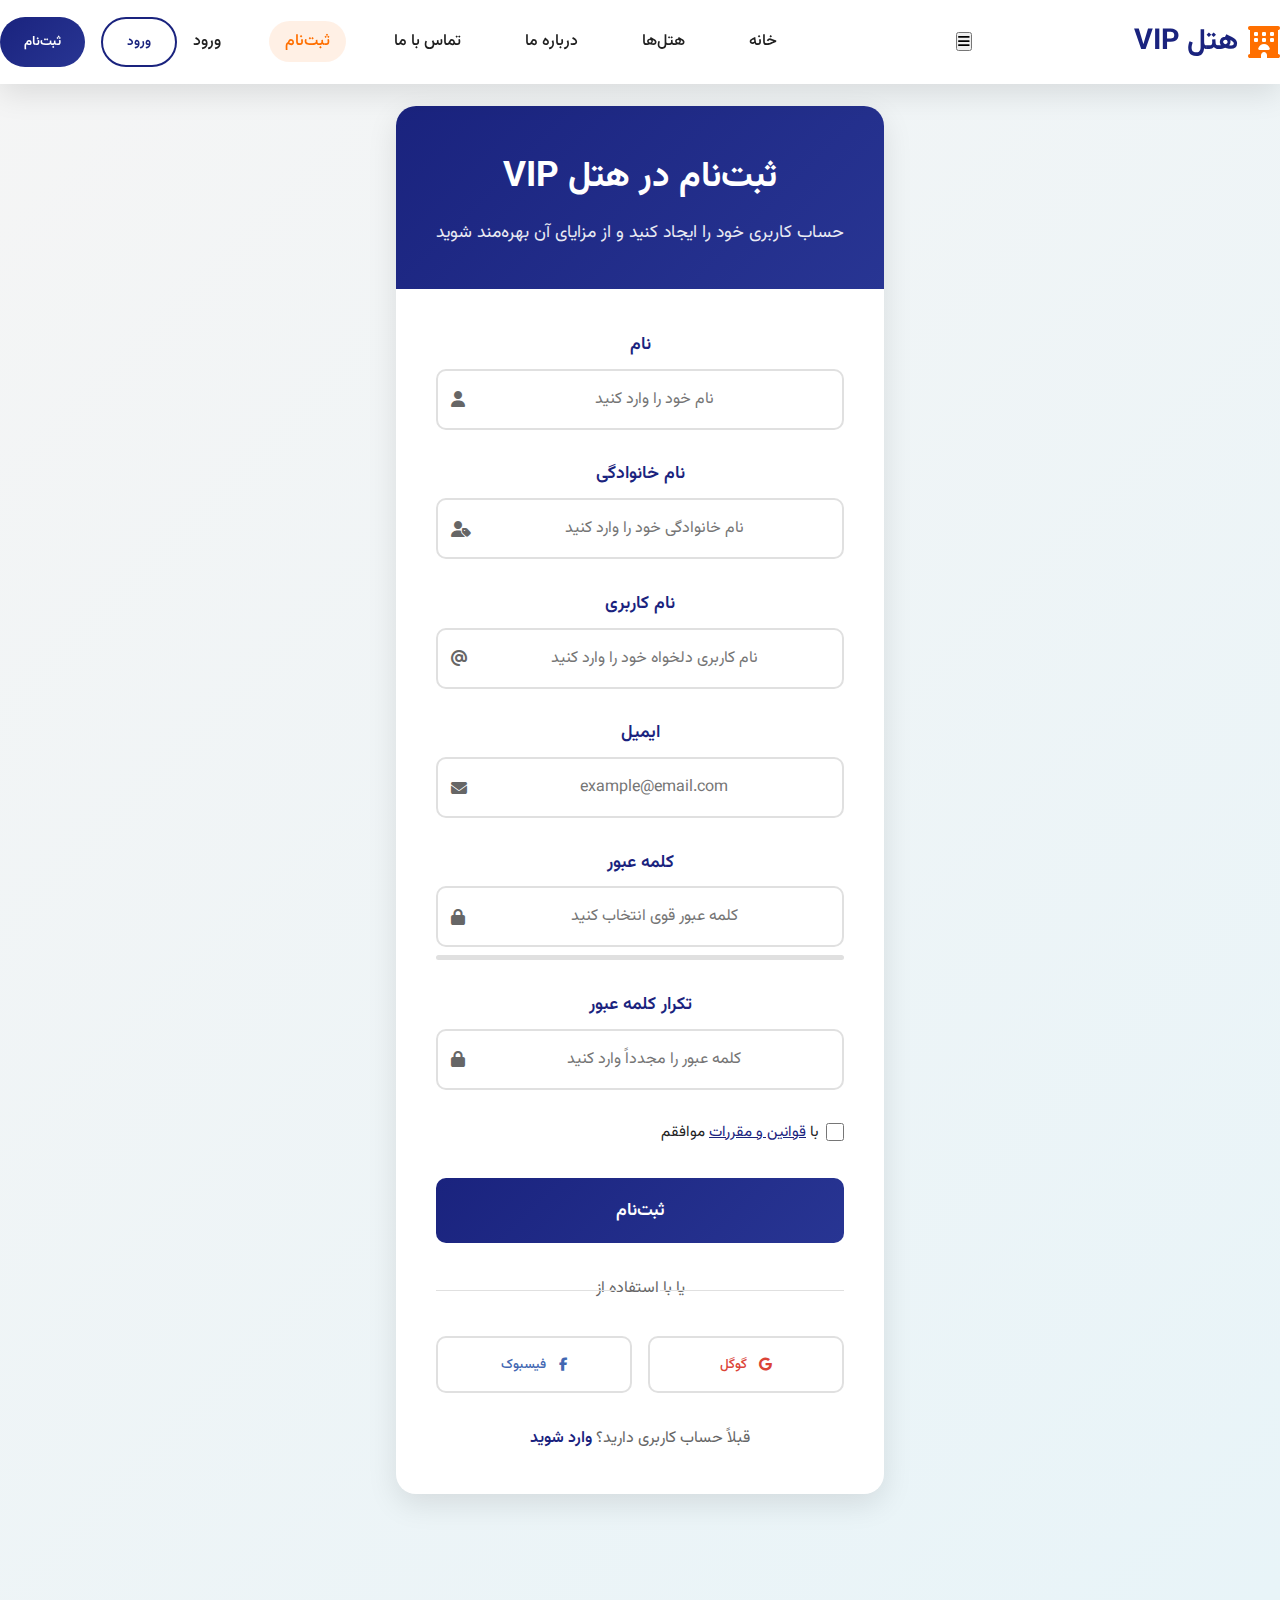
<file: frontend/public/regester.html>
<!DOCTYPE html>
<html dir="rtl" lang="fa">
<head>
    <meta charset="UTF-8">
    <meta content="width=device-width, initial-scale=1.0" name="viewport">
    <title>هتل VIP - ثبت‌نام</title>
    <link href="https://cdnjs.cloudflare.com/ajax/libs/font-awesome/6.4.0/css/all.min.css" rel="stylesheet">
    <link href="https://fonts.googleapis.com" rel="preconnect">
    <link crossorigin href="https://fonts.gstatic.com" rel="preconnect">
    <link href="https://fonts.googleapis.com/css2?family=Vazirmatn:wght@300;400;500;600;700&display=swap"
          rel="stylesheet">
    <link href="style.css" rel="stylesheet">
    <style>
        /* استایل‌های اضافی برای فرم */
        .register-section {
            padding: 6rem 0;
            background: linear-gradient(135deg, #f5f5f5 0%, #e8f4f8 100%);
            min-height: 100vh;
            display: flex;
            align-items: center;
        }

        .register-container {
            max-width: 500px;
            margin: 0 auto;
            background: white;
            border-radius: 20px;
            box-shadow: var(--shadow);
            overflow: hidden;
        }

        .register-header {
            background: var(--gradient);
            color: white;
            padding: 2.5rem;
            text-align: center;
        }

        .register-header h2 {
            font-size: 2.2rem;
            margin-bottom: 0.5rem;
        }

        .register-header p {
            opacity: 0.9;
            font-size: 1.1rem;
        }

        .register-form {
            padding: 2.5rem;
        }

        .form-group {
            margin-bottom: 1.8rem;
        }

        .form-group label {
            display: block;
            margin-bottom: 0.5rem;
            font-weight: 600;
            color: var(--primary);
            font-size: 1.1rem;
        }

        .form-input {
            width: 100%;
            padding: 1rem 1.2rem;
            border: 2px solid #e0e0e0;
            border-radius: 10px;
            font-size: 1rem;
            font-family: 'Vazirmatn', sans-serif;
            transition: all 0.3s ease;
        }

        .form-input:focus {
            border-color: var(--accent);
            outline: none;
            box-shadow: 0 0 0 3px rgba(0, 188, 212, 0.1);
        }

        .form-input-icon {
            position: relative;
        }

        .form-input-icon i {
            position: absolute;
            left: 15px;
            top: 50%;
            transform: translateY(-50%);
            color: #666;
        }

        .form-input-icon input {
            padding-right: 1.2rem;
            padding-left: 3rem;
        }

        .form-options {
            display: flex;
            justify-content: space-between;
            align-items: center;
            margin-bottom: 2rem;
            font-size: 0.95rem;
        }

        .remember-me {
            display: flex;
            align-items: center;
            gap: 0.5rem;
        }

        .remember-me input {
            width: 18px;
            height: 18px;
            accent-color: var(--primary);
        }

        .forgot-password {
            color: var(--primary);
            text-decoration: none;
            transition: color 0.3s ease;
        }

        .forgot-password:hover {
            color: var(--secondary);
            text-decoration: underline;
        }

        .register-btn {
            width: 100%;
            padding: 1.2rem;
            background: var(--gradient);
            color: white;
            border: none;
            border-radius: 10px;
            font-size: 1.1rem;
            font-weight: 600;
            cursor: pointer;
            transition: all 0.3s ease;
            font-family: 'Vazirmatn', sans-serif;
            margin-bottom: 1.5rem;
        }

        .register-btn:hover {
            transform: translateY(-3px);
            box-shadow: 0 10px 25px rgba(26, 35, 126, 0.3);
        }

        .register-divider {
            text-align: center;
            margin: 2rem 0;
            position: relative;
            color: #666;
        }

        .register-divider::before {
            content: '';
            position: absolute;
            top: 50%;
            right: 0;
            width: 45%;
            height: 1px;
            background: #e0e0e0;
        }

        .register-divider::after {
            content: '';
            position: absolute;
            top: 50%;
            left: 0;
            width: 45%;
            height: 1px;
            background: #e0e0e0;
        }

        .social-register {
            display: flex;
            gap: 1rem;
            margin-bottom: 2rem;
        }

        .social-btn {
            flex: 1;
            padding: 1rem;
            border: 2px solid #e0e0e0;
            border-radius: 10px;
            background: white;
            display: flex;
            align-items: center;
            justify-content: center;
            gap: 0.8rem;
            cursor: pointer;
            transition: all 0.3s ease;
            font-family: 'Vazirmatn', sans-serif;
            font-weight: 500;
        }

        .social-btn:hover {
            border-color: var(--primary);
            transform: translateY(-2px);
        }

        .social-btn.google {
            color: #DB4437;
        }

        .social-btn.facebook {
            color: #4267B2;
        }

        .register-footer {
            text-align: center;
            color: #666;
            margin-top: 2rem;
        }

        .register-footer a {
            color: var(--primary);
            text-decoration: none;
            font-weight: 600;
            transition: color 0.3s ease;
        }

        .register-footer a:hover {
            color: var(--secondary);
            text-decoration: underline;
        }

        .password-strength {
            margin-top: 0.5rem;
            height: 5px;
            background: #e0e0e0;
            border-radius: 5px;
            overflow: hidden;
        }

        .strength-bar {
            height: 100%;
            width: 0%;
            transition: width 0.3s ease, background-color 0.3s ease;
        }

        @media (max-width: 768px) {
            .register-container {
                margin: 1rem;
            }

            .register-header,
            .register-form {
                padding: 2rem 1.5rem;
            }

            .social-register {
                flex-direction: column;
            }
        }
    </style>
</head>
<body>
<!-- ناوبری -->
<header>
    <div class="container nav-container">
        <a class="logo" href="#">
            <i class="fas fa-hotel"></i>
            هتل VIP
        </a>

        <button class="mobile-menu-btn">
            <i class="fas fa-bars"></i>
        </button>

        <ul class="nav-menu">
            <li><a href="index.html">خانه</a></li>
            <li><a href="hotels.html">هتل‌ها</a></li>
            <li><a href="about.html">درباره ما</a></li>
            <li><a href="contact.html">تماس با ما</a></li>
            <li><a class="active" href="register.html">ثبت‌نام</a></li>
            <li><a href="login.html">ورود</a></li>
        </ul>

        <div class="auth-buttons">
            <button class="btn btn-outline">ورود</button>
            <button class="btn btn-primary">ثبت‌نام</button>
        </div>
    </div>
</header>

<!-- بخش ثبت‌نام -->
<section class="register-section">
    <div class="container">
        <div class="register-container">
            <div class="register-header">
                <h2>ثبت‌نام در هتل VIP</h2>
                <p>حساب کاربری خود را ایجاد کنید و از مزایای آن بهره‌مند شوید</p>
            </div>

            <form class="register-form" id="registerForm">
                <div class="form-group">
                    <label for="first_name">نام</label>
                    <div class="form-input-icon">
                        <i class="fas fa-user"></i>
                        <input class="form-input" id="first_name" name="first_name" placeholder="نام خود را وارد کنید"
                               required type="text">
                    </div>
                </div>

                <div class="form-group">
                    <label for="last_name">نام خانوادگی</label>
                    <div class="form-input-icon">
                        <i class="fas fa-user-tag"></i>
                        <input class="form-input" id="last_name" name="last_name" placeholder="نام خانوادگی خود را وارد کنید"
                               required type="text">
                    </div>
                </div>

                <div class="form-group">
                    <label for="user_id">نام کاربری</label>
                    <div class="form-input-icon">
                        <i class="fas fa-at"></i>
                        <input class="form-input" id="user_id" name="user_id" placeholder="نام کاربری دلخواه خود را وارد کنید"
                               required type="text">
                    </div>
                </div>

                <div class="form-group">
                    <label for="email">ایمیل</label>
                    <div class="form-input-icon">
                        <i class="fas fa-envelope"></i>
                        <input class="form-input" id="email" name="email" placeholder="example@email.com" required
                               type="email">
                    </div>
                </div>

                <div class="form-group">
                    <label for="password">کلمه عبور</label>
                    <div class="form-input-icon">
                        <i class="fas fa-lock"></i>
                        <input class="form-input" id="password" name="password" placeholder="کلمه عبور قوی انتخاب کنید"
                               required type="password">
                    </div>
                    <div class="password-strength">
                        <div class="strength-bar" id="strengthBar"></div>
                    </div>
                </div>

                <div class="form-group">
                    <label for="confirm_password">تکرار کلمه عبور</label>
                    <div class="form-input-icon">
                        <i class="fas fa-lock"></i>
                        <input class="form-input" id="confirm_password" name="confirm_password" placeholder="کلمه عبور را مجدداً وارد کنید"
                               required type="password">
                    </div>
                </div>

                <div class="form-options">
                    <div class="remember-me">
                        <input id="terms" name="terms" required type="checkbox">
                        <label for="terms">با <a href="#" style="color: var(--primary);">قوانین و مقررات</a>
                            موافقم</label>
                    </div>
                </div>

                <button class="register-btn" type="submit">ثبت‌نام</button>

                <div class="register-divider">یا با استفاده از</div>

                <div class="social-register">
                    <button class="social-btn google" type="button">
                        <i class="fab fa-google"></i>
                        گوگل
                    </button>
                    <button class="social-btn facebook" type="button">
                        <i class="fab fa-facebook-f"></i>
                        فیسبوک
                    </button>
                </div>

                <div class="register-footer">
                    قبلاً حساب کاربری دارید؟ <a href="login.html">وارد شوید</a>
                </div>
            </form>
        </div>
    </div>
</section>

<!-- اسکریپت برای بررسی قدرت رمز عبور -->
<script>
    document.getElementById('password').addEventListener('input', function (e) {
        const password = e.target.value;
        const strengthBar = document.getElementById('strengthBar');
        let strength = 0;

        // بررسی طول رمز عبور
        if (password.length >= 8) strength += 25;
        if (password.length >= 12) strength += 10;

        // بررسی حروف بزرگ و کوچک
        if (/[a-z]/.test(password) && /[A-Z]/.test(password)) strength += 25;

        // بررسی اعداد
        if (/[0-9]/.test(password)) strength += 25;

        // بررسی کاراکترهای خاص
        if (/[^A-Za-z0-9]/.test(password)) strength += 25;

        // محدود کردن به حداکثر 100
        strength = Math.min(strength, 100);

        // تغییر رنگ بر اساس قدرت
        strengthBar.style.width = strength + '%';

        if (strength < 50) {
            strengthBar.style.backgroundColor = '#f44336'; // قرمز
        } else if (strength < 75) {
            strengthBar.style.backgroundColor = '#ff9800'; // نارنجی
        } else {
            strengthBar.style.backgroundColor = '#4caf50'; // سبز
        }
    });

    // بررسی تطابق رمز عبور
    document.getElementById('registerForm').addEventListener('submit', function (e) {
        const password = document.getElementById('password').value;
        const confirmPassword = document.getElementById('confirm_password').value;

        if (password !== confirmPassword) {
            e.preventDefault();
            alert('کلمه عبور و تکرار آن مطابقت ندارند!');
            document.getElementById('confirm_password').focus();
        }

        if (!document.getElementById('terms').checked) {
            e.preventDefault();
            alert('لطفاً با قوانین و مقررات موافقت کنید!');
        }
    });
</script>
<script src="config.js"></script>
<script src="user.js"></script>
</body>
</html>
</file>
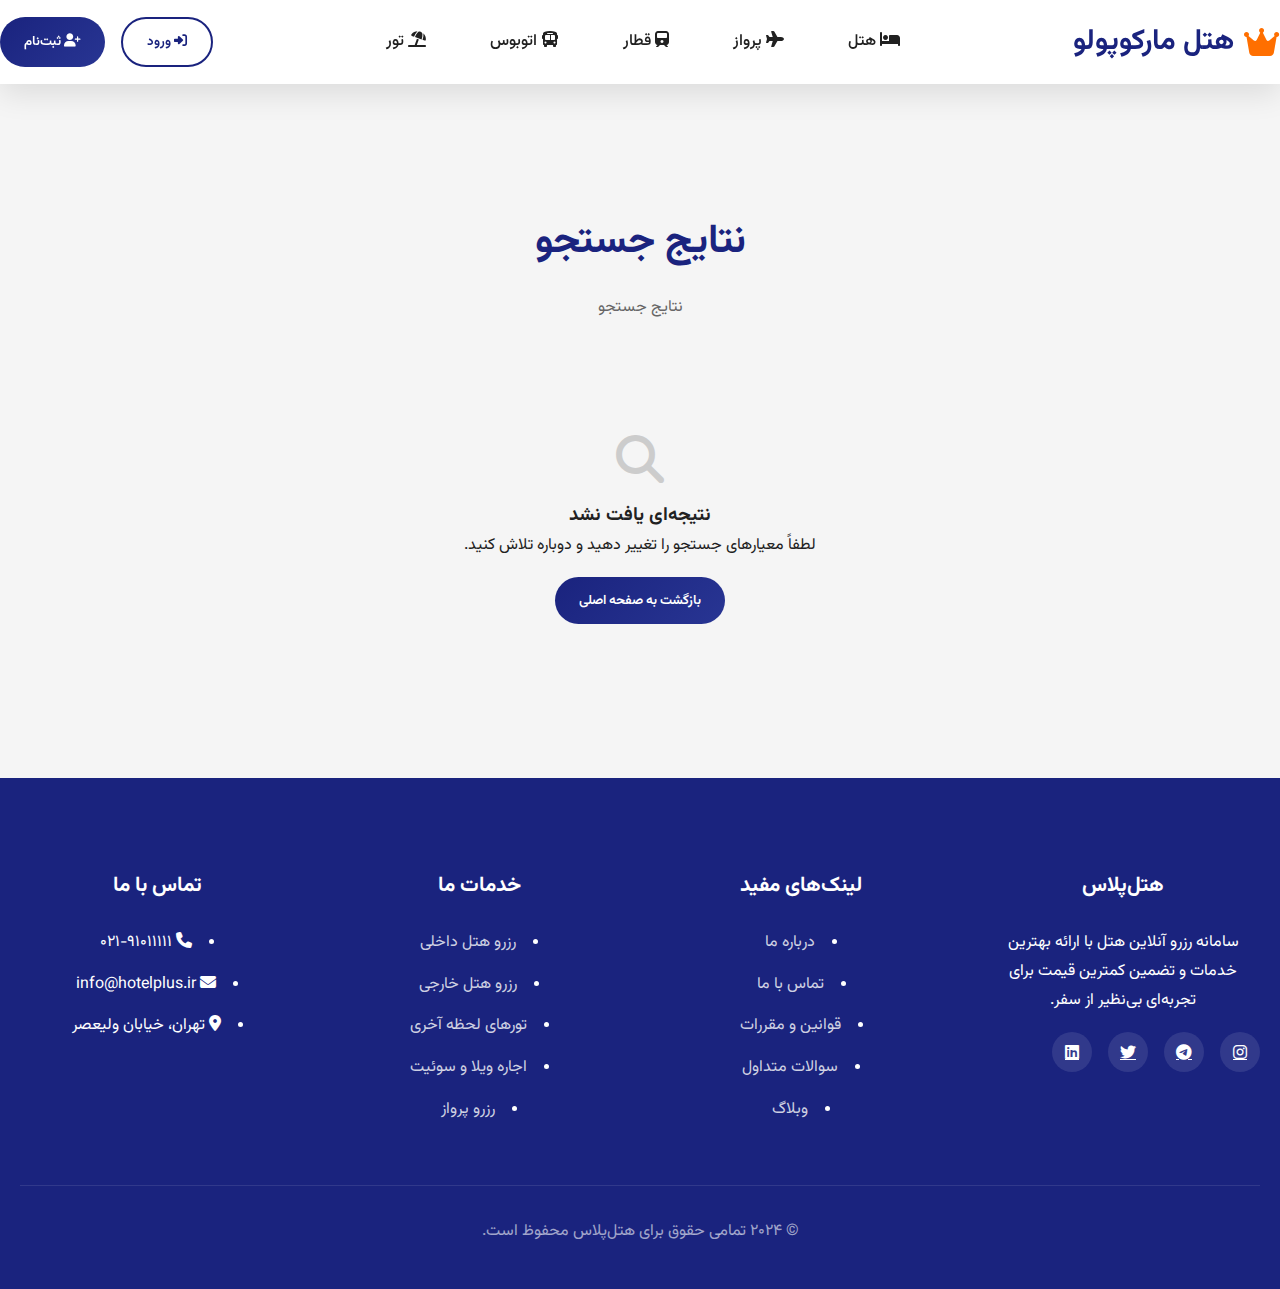
<file: frontend/public/search-results.html>
<!DOCTYPE html>
<html dir="rtl" lang="fa">
<head>
    <meta charset="UTF-8">
    <meta content="width=device-width, initial-scale=1.0" name="viewport">
    <title>نتایج جستجو | هتل مارکوپولو</title>
    <link href="https://fonts.googleapis.com/css2?family=Vazirmatn:wght@300;400;500;600;700&display=swap"
          rel="stylesheet">
    <link href="https://cdnjs.cloudflare.com/ajax/libs/font-awesome/6.4.0/css/all.min.css" rel="stylesheet">
    <link href="style.css" rel="stylesheet">
</head>
<body>
<!-- Header -->
<header>
    <div class="container nav-container">
        <a class="logo" href="index.html">
            <i class="fas fa-crown"></i>
            هتل مارکوپولو
        </a>

        <ul class="nav-menu">
            <li><a href="index.html"><i class="fas fa-bed"></i> هتل</a></li>
            <li><a href="flight.html"><i class="fas fa-plane"></i> پرواز</a></li>
            <li><a href="train.html"><i class="fas fa-train"></i> قطار</a></li>
            <li><a href="#"><i class="fas fa-bus"></i> اتوبوس</a></li>
            <li><a href="#"><i class="fas fa-umbrella-beach"></i> تور</a></li>
        </ul>

        <div class="auth-buttons">
            <button class="btn btn-outline"><i class="fas fa-sign-in-alt"></i> ورود</button>
            <button class="btn btn-primary" onclick="window.location.href='regester.html'"><i
                    class="fas fa-user-plus"></i> ثبت‌نام
            </button>
        </div>
    </div>
</header>

<!-- Search Results Section -->
<section class="popular-hotels" style="margin-top: 100px;">
    <div class="container">
        <div class="section-title">
            <h2 id="search-title">نتایج جستجو</h2>
            <p id="search-subtitle">نتایج جستجوی شما</p>
        </div>

        <div id="search-results-container">
            <div id="loading" style="text-align: center; padding: 3rem;">
                <i class="fas fa-spinner fa-spin fa-3x" style="color: var(--primary);"></i>
                <p style="margin-top: 1rem;">در حال جستجو...</p>
            </div>
            <div id="no-results" style="display: none; text-align: center; padding: 3rem;">
                <i class="fas fa-search fa-3x" style="color: #ccc; margin-bottom: 1rem;"></i>
                <h3>نتیجه‌ای یافت نشد</h3>
                <p>لطفاً معیارهای جستجو را تغییر دهید و دوباره تلاش کنید.</p>
                <button class="btn btn-primary" onclick="window.location.href='index.html'" style="margin-top: 1rem;">
                    بازگشت به صفحه اصلی
                </button>
            </div>
            <div class="hotels-grid" id="hotels-grid" style="display: none;"></div>
        </div>
    </div>
</section>

<!-- Footer -->
<footer>
    <div class="container">
        <div class="footer-grid">
            <div class="footer-col">
                <h3>هتل‌پلاس</h3>
                <p>سامانه رزرو آنلاین هتل با ارائه بهترین خدمات و تضمین کمترین قیمت برای تجربه‌ای بی‌نظیر از سفر.</p>
                <div class="social-links">
                    <a href="#"><i class="fab fa-instagram"></i></a>
                    <a href="#"><i class="fab fa-telegram"></i></a>
                    <a href="#"><i class="fab fa-twitter"></i></a>
                    <a href="#"><i class="fab fa-linkedin"></i></a>
                </div>
            </div>

            <div class="footer-col">
                <h3>لینک‌های مفید</h3>
                <ul>
                    <li><a href="#">درباره ما</a></li>
                    <li><a href="#">تماس با ما</a></li>
                    <li><a href="#">قوانین و مقررات</a></li>
                    <li><a href="#">سوالات متداول</a></li>
                    <li><a href="#">وبلاگ</a></li>
                </ul>
            </div>

            <div class="footer-col">
                <h3>خدمات ما</h3>
                <ul>
                    <li><a href="#">رزرو هتل داخلی</a></li>
                    <li><a href="#">رزرو هتل خارجی</a></li>
                    <li><a href="#">تورهای لحظه آخری</a></li>
                    <li><a href="#">اجاره ویلا و سوئیت</a></li>
                    <li><a href="#">رزرو پرواز</a></li>
                </ul>
            </div>

            <div class="footer-col">
                <h3>تماس با ما</h3>
                <ul>
                    <li><i class="fas fa-phone"></i> ۰۲۱-۹۱۰۱۱۱۱۱</li>
                    <li><i class="fas fa-envelope"></i> info@hotelplus.ir</li>
                    <li><i class="fas fa-map-marker-alt"></i> تهران، خیابان ولیعصر</li>
                </ul>
            </div>
        </div>

        <div class="copyright">
            <p>© ۲۰۲۴ تمامی حقوق برای هتل‌پلاس محفوظ است.</p>
        </div>
    </div>
</footer>

<script src="config.js"></script>
<script>
    const api = (path) => `${window.BACKEND_BASE_URL}${path}`;

    // دریافت پارامترهای URL
    const urlParams = new URLSearchParams(window.location.search);
    const city = urlParams.get('city') || '';
    const type = urlParams.get('type') || '';
    const checkin = urlParams.get('checkin') || '';
    const checkout = urlParams.get('checkout') || '';

    // نمایش اطلاعات جستجو
    const searchTitle = document.getElementById('search-title');
    const searchSubtitle = document.getElementById('search-subtitle');
    let subtitleText = 'نتایج جستجو';
    if (city) subtitleText += ` برای "${city}"`;
    if (type) {
        const typeText = type === 'hotel' ? 'هتل' : type === 'villa' ? 'ویلا' : 'آپارتمان';
        subtitleText += ` - ${typeText}`;
    }
    if (checkin && checkout) subtitleText += ` از ${checkin} تا ${checkout}`;
    searchSubtitle.textContent = subtitleText;

    // جستجوی هتل‌ها
    async function searchHotels() {
        const loading = document.getElementById('loading');
        const noResults = document.getElementById('no-results');
        const hotelsGrid = document.getElementById('hotels-grid');

        try {
            let url = api('/api/hotels/search?');
            const params = new URLSearchParams();
            if (city) params.append('city', city);
            if (type) params.append('type', type);
            if (checkin) params.append('checkin', checkin);
            if (checkout) params.append('checkout', checkout);
            url += params.toString();

            const response = await fetch(url);
            if (!response.ok) throw new Error('خطا در جستجو');

            const hotels = await response.json();

            loading.style.display = 'none';

            if (!hotels || hotels.length === 0) {
                noResults.style.display = 'block';
                return;
            }

            hotelsGrid.style.display = 'grid';
            hotelsGrid.innerHTML = '';

            // نمایش هتل‌ها
            for (const hotel of hotels) {
                // محاسبه کمترین قیمت
                let minPrice = null;
                try {
                    const roomsRes = await fetch(api(`/api/hotels/${hotel.id}/rooms`));
                    if (roomsRes.ok) {
                        const rooms = await roomsRes.json();
                        for (const room of rooms) {
                            if (minPrice === null || room.pricePerNight < minPrice) {
                                minPrice = room.pricePerNight;
                            }
                        }
                    }
                } catch (e) {
                    console.error('Error fetching rooms:', e);
                }

                // تولید ستاره‌ها
                const rating = hotel.rating || 0;
                let starsHtml = '';
                const fullStars = Math.floor(rating);
                const hasHalfStar = rating - fullStars >= 0.5;
                for (let i = 0; i < fullStars && i < 5; i++) {
                    starsHtml += '<i class="fas fa-star"></i>';
                }
                if (hasHalfStar && fullStars < 5) {
                    starsHtml += '<i class="fas fa-star-half-alt"></i>';
                }
                for (let i = fullStars + (hasHalfStar ? 1 : 0); i < 5; i++) {
                    starsHtml += '<i class="far fa-star"></i>';
                }

                const hotelCard = document.createElement('div');
                hotelCard.className = 'hotel-card';
                hotelCard.style.cursor = 'pointer';
                hotelCard.onclick = () => window.location.href = `hotel-details.html?id=${hotel.id}`;

                hotelCard.innerHTML = `
                    <div class="hotel-img">
                        <img src="${hotel.imageUrl || 'https://images.unsplash.com/photo-1564501049418-3c27787d01e8?ixlib=rb-4.0.3&auto=format&fit=crop&w=800&q=80'}" 
                             alt="${hotel.name}" 
                             onerror="this.src='https://images.unsplash.com/photo-1564501049418-3c27787d01e8?ixlib=rb-4.0.3&auto=format&fit=crop&w=800&q=80'">
                    </div>
                    <div class="hotel-info">
                        <h3>${hotel.name}</h3>
                        <div class="hotel-rating">
                            ${starsHtml}
                            <span>(${hotel.reviewCount || 0} نظر)</span>
                        </div>
                        <p><i class="fas fa-map-marker-alt"></i> ${hotel.city}${hotel.address ? '، ' + hotel.address : ''}</p>
                        <div class="hotel-price">شبانه از ${minPrice ? minPrice.toLocaleString('fa-IR') + ' تومان' : 'قیمت نامشخص'}</div>
                    </div>
                `;

                hotelsGrid.appendChild(hotelCard);
            }
        } catch (error) {
            console.error('Error searching hotels:', error);
            loading.style.display = 'none';
            noResults.style.display = 'block';
        }
    }

    // اجرای جستجو هنگام لود صفحه
    searchHotels();
</script>
</body>
</html>
</file>
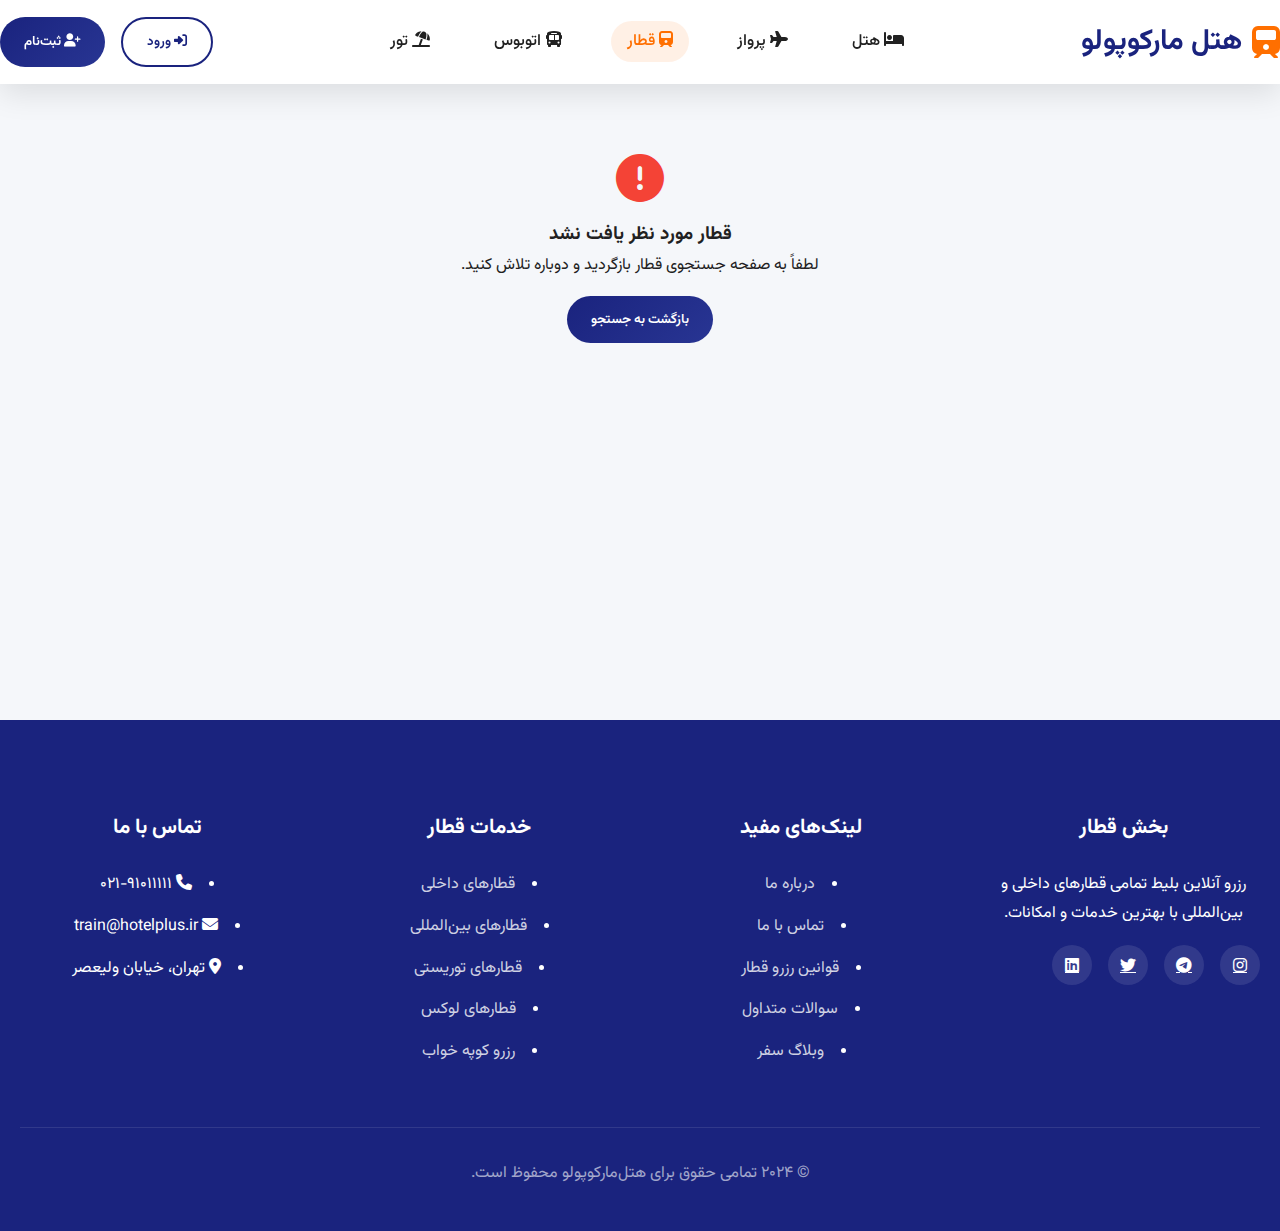
<file: frontend/public/train-details.html>
<!DOCTYPE html>
<html dir="rtl" lang="fa">
<head>
    <meta charset="UTF-8">
    <meta content="width=device-width, initial-scale=1.0" name="viewport">
    <title>جزئیات قطار | هتل مارکوپولو</title>
    <link href="https://cdnjs.cloudflare.com/ajax/libs/font-awesome/6.4.0/css/all.min.css" rel="stylesheet">
    <link href="https://fonts.googleapis.com/css2?family=Vazirmatn:wght@300;400;500;600;700&display=swap"
          rel="stylesheet">
    <link href="style.css" rel="stylesheet">
    <style>
        .train-detail-page {
            background: #f5f7fa;
            min-height: 80vh;
            padding: 5rem 0 3rem;
        }

        .train-card {
            background: #fff;
            border-radius: 20px;
            padding: 2rem;
            box-shadow: 0 10px 30px rgba(0, 0, 0, 0.08);
            margin-bottom: 2rem;
        }

        .train-header {
            display: flex;
            justify-content: space-between;
            align-items: center;
            flex-wrap: wrap;
            gap: 1rem;
            margin-bottom: 1.5rem;
        }

        .train-title {
            font-size: 1.8rem;
        }

        .train-price {
            font-size: 1.8rem;
            font-weight: 700;
            color: var(--secondary);
        }

        .train-route {
            display: flex;
            justify-content: space-between;
            align-items: center;
            flex-wrap: wrap;
            gap: 2rem;
            margin-bottom: 1.5rem;
        }

        .train-point {
            text-align: center;
        }

        .train-point .time {
            font-size: 1.4rem;
            font-weight: 700;
            color: var(--primary);
        }

        .train-point .city {
            color: #666;
        }

        .train-meta {
            display: flex;
            flex-direction: column;
            gap: 0.4rem;
            color: #555;
        }

        .gallery-grid {
            display: grid;
            grid-template-columns: repeat(auto-fit, minmax(220px, 1fr));
            gap: 1rem;
            margin-top: 1rem;
        }

        .gallery-grid img {
            width: 100%;
            height: 180px;
            object-fit: cover;
            border-radius: 15px;
        }

        .contact-card {
            background: #fff;
            border-radius: 20px;
            padding: 1.8rem;
            box-shadow: 0 10px 30px rgba(0, 0, 0, 0.06);
        }

        .contact-item {
            display: flex;
            align-items: center;
            gap: 0.8rem;
            margin-bottom: 0.8rem;
            color: #444;
        }

        .contact-item i {
            color: var(--primary);
        }
    </style>
</head>
<body>
<header>
    <div class="container nav-container">
        <a class="logo" href="index.html">
            <i class="fas fa-train"></i>
            هتل مارکوپولو
        </a>

        <ul class="nav-menu">
            <li><a href="index.html"><i class="fas fa-bed"></i> هتل</a></li>
            <li><a href="flight.html"><i class="fas fa-plane"></i> پرواز</a></li>
            <li><a class="active" href="train.html"><i class="fas fa-train"></i> قطار</a></li>
            <li><a href="bus.html"><i class="fas fa-bus"></i> اتوبوس</a></li>
            <li><a href="tour.html"><i class="fas fa-umbrella-beach"></i> تور</a></li>
        </ul>

        <div class="auth-buttons">
            <button class="btn btn-outline" onclick="window.location.href='login.html'">
                <i class="fas fa-sign-in-alt"></i> ورود
            </button>
            <button class="btn btn-primary" onclick="window.location.href='register.html'">
                <i class="fas fa-user-plus"></i> ثبت‌نام
            </button>
        </div>
    </div>
</header>

<main class="train-detail-page">
    <div class="container">
        <div id="loading" style="text-align:center; padding:4rem 1rem;">
            <i class="fas fa-spinner fa-spin fa-3x" style="color: var(--primary);"></i>
            <p style="margin-top:1rem;">در حال بارگذاری اطلاعات قطار...</p>
        </div>

        <div id="error" style="display:none; text-align:center; padding:4rem 1rem;">
            <i class="fas fa-exclamation-circle fa-3x" style="color:#f44336; margin-bottom:1rem;"></i>
            <h3>قطار مورد نظر یافت نشد</h3>
            <p>لطفاً به صفحه جستجوی قطار بازگردید و دوباره تلاش کنید.</p>
            <button class="btn btn-primary" onclick="window.location.href='train.html'" style="margin-top:1rem;">
                بازگشت به جستجو
            </button>
        </div>

        <div id="content" style="display:none;">
            <div class="train-card">
                <div class="train-header">
                    <h1 class="train-title" id="title"></h1>
                    <div class="train-price" id="price"></div>
                </div>

                <div class="train-route">
                    <div class="train-point">
                        <div class="time" id="depart-time">--:--</div>
                        <div class="city" id="depart-city"></div>
                    </div>
                    <div class="train-meta">
                        <span><i class="fas fa-calendar-alt"></i> <span id="depart-date"></span></span>
                        <span><i class="fas fa-train"></i> نام قطار: <span id="train-name"></span></span>
                        <span><i class="fas fa-layer-group"></i> کلاس: <span id="train-class"></span></span>
                        <span><i class="fas fa-chair"></i> صندلی‌های خالی: <span id="available-seats"></span></span>
                    </div>
                    <div class="train-point">
                        <div class="time" id="arrival-time">--:--</div>
                        <div class="city" id="arrival-city"></div>
                    </div>
                </div>

                <div class="train-meta" style="margin-top:1rem;">
                    <span><i class="fas fa-route"></i> مسیر و توقف‌ها: <span id="stops"></span></span>
                </div>
            </div>

            <div class="train-card" id="gallery-card" style="display:none;">
                <h2 style="margin-bottom:1rem;">تصاویر قطار</h2>
                <div class="gallery-grid" id="gallery-grid"></div>
            </div>

            <div class="contact-card">
                <h2 style="margin-bottom:1rem;">اطلاعات تماس شرکت ریلی</h2>
                <div class="contact-item">
                    <i class="fas fa-phone"></i>
                    <span id="contact-phone"></span>
                </div>
                <div class="contact-item">
                    <i class="fas fa-envelope"></i>
                    <span id="contact-email"></span>
                </div>
                <div class="contact-item">
                    <i class="fas fa-info-circle"></i>
                    <span id="description"></span>
                </div>
            </div>
        </div>
    </div>
</main>

<footer>
    <div class="container">
        <div class="footer-grid">
            <div class="footer-col">
                <h3>بخش قطار</h3>
                <p>رزرو آنلاین بلیط تمامی قطارهای داخلی و بین‌المللی با بهترین خدمات و امکانات.</p>
                <div class="social-links">
                    <a href="#"><i class="fab fa-instagram"></i></a>
                    <a href="#"><i class="fab fa-telegram"></i></a>
                    <a href="#"><i class="fab fa-twitter"></i></a>
                    <a href="#"><i class="fab fa-linkedin"></i></a>
                </div>
            </div>

            <div class="footer-col">
                <h3>لینک‌های مفید</h3>
                <ul>
                    <li><a href="#">درباره ما</a></li>
                    <li><a href="#">تماس با ما</a></li>
                    <li><a href="#">قوانین رزرو قطار</a></li>
                    <li><a href="#">سوالات متداول</a></li>
                    <li><a href="#">وبلاگ سفر</a></li>
                </ul>
            </div>

            <div class="footer-col">
                <h3>خدمات قطار</h3>
                <ul>
                    <li><a href="#">قطارهای داخلی</a></li>
                    <li><a href="#">قطارهای بین‌المللی</a></li>
                    <li><a href="#">قطارهای توریستی</a></li>
                    <li><a href="#">قطارهای لوکس</a></li>
                    <li><a href="#">رزرو کوپه خواب</a></li>
                </ul>
            </div>

            <div class="footer-col">
                <h3>تماس با ما</h3>
                <ul>
                    <li><i class="fas fa-phone"></i> ۰۲۱-۹۱۰۱۱۱۱۱</li>
                    <li><i class="fas fa-envelope"></i> train@hotelplus.ir</li>
                    <li><i class="fas fa-map-marker-alt"></i> تهران، خیابان ولیعصر</li>
                </ul>
            </div>
        </div>

        <div class="copyright">
            <p>© ۲۰۲۴ تمامی حقوق برای هتل‌مارکوپولو محفوظ است.</p>
        </div>
    </div>
</footer>

<script src="config.js"></script>
<script>
    const api = (path) => `${window.BACKEND_BASE_URL || 'http://localhost:8080'}${path}`;

    async function loadTrainDetails() {
        const params = new URLSearchParams(window.location.search);
        const id = params.get('id');
        const loading = document.getElementById('loading');
        const error = document.getElementById('error');
        const content = document.getElementById('content');

        if (!id) {
            loading.style.display = 'none';
            error.style.display = 'block';
            return;
        }

        try {
            const res = await fetch(api(`/api/trains/${id}`));
            if (!res.ok) throw new Error();
            const train = await res.json();

            document.title = `${train.origin} - ${train.destination} | هتل مارکوپولو`;
            document.getElementById('title').textContent = `${train.origin} - ${train.destination}`;

            document.getElementById('depart-time').textContent = train.departureTime || '—';
            document.getElementById('arrival-time').textContent = train.arrivalTime || '—';
            document.getElementById('depart-date').textContent = train.departureDate || '';
            document.getElementById('depart-city').textContent = train.origin;
            document.getElementById('arrival-city').textContent = train.destination;

            const priceText = train.price ? train.price.toLocaleString('fa-IR') + ' تومان' : 'قیمت نامشخص';
            document.getElementById('price').textContent = priceText;

            document.getElementById('train-name').textContent = train.trainName || 'نامشخص';
            document.getElementById('train-class').textContent = train.trainClass || 'نامشخص';
            document.getElementById('available-seats').textContent =
                train.availableSeats != null ? train.availableSeats : 'نامشخص';
            document.getElementById('stops').textContent = train.stops || 'بدون توقف ثبت‌شده';

            document.getElementById('contact-phone').textContent = train.phone || 'نامشخص';
            document.getElementById('contact-email').textContent = train.email || 'نامشخص';
            document.getElementById('description').textContent =
                train.description || 'توضیحات تکمیلی برای این قطار ثبت نشده است.';

            const galleryCard = document.getElementById('gallery-card');
            const galleryGrid = document.getElementById('gallery-grid');
            const images = [];
            if (train.imageUrl) images.push(train.imageUrl);
            if (train.images) {
                train.images.split(',').map(u => u.trim()).filter(Boolean).forEach(u => images.push(u));
            }
            if (images.length) {
                images.forEach(url => {
                    const img = document.createElement('img');
                    img.src = url;
                    img.alt = `${train.origin} - ${train.destination}`;
                    img.onerror = () => img.style.display = 'none';
                    galleryGrid.appendChild(img);
                });
                galleryCard.style.display = 'block';
            }

            loading.style.display = 'none';
            content.style.display = 'block';
        } catch (e) {
            console.error('Error loading train details', e);
            loading.style.display = 'none';
            error.style.display = 'block';
        }
    }

    document.addEventListener('DOMContentLoaded', loadTrainDetails);
</script>
</body>
</html>
</file>
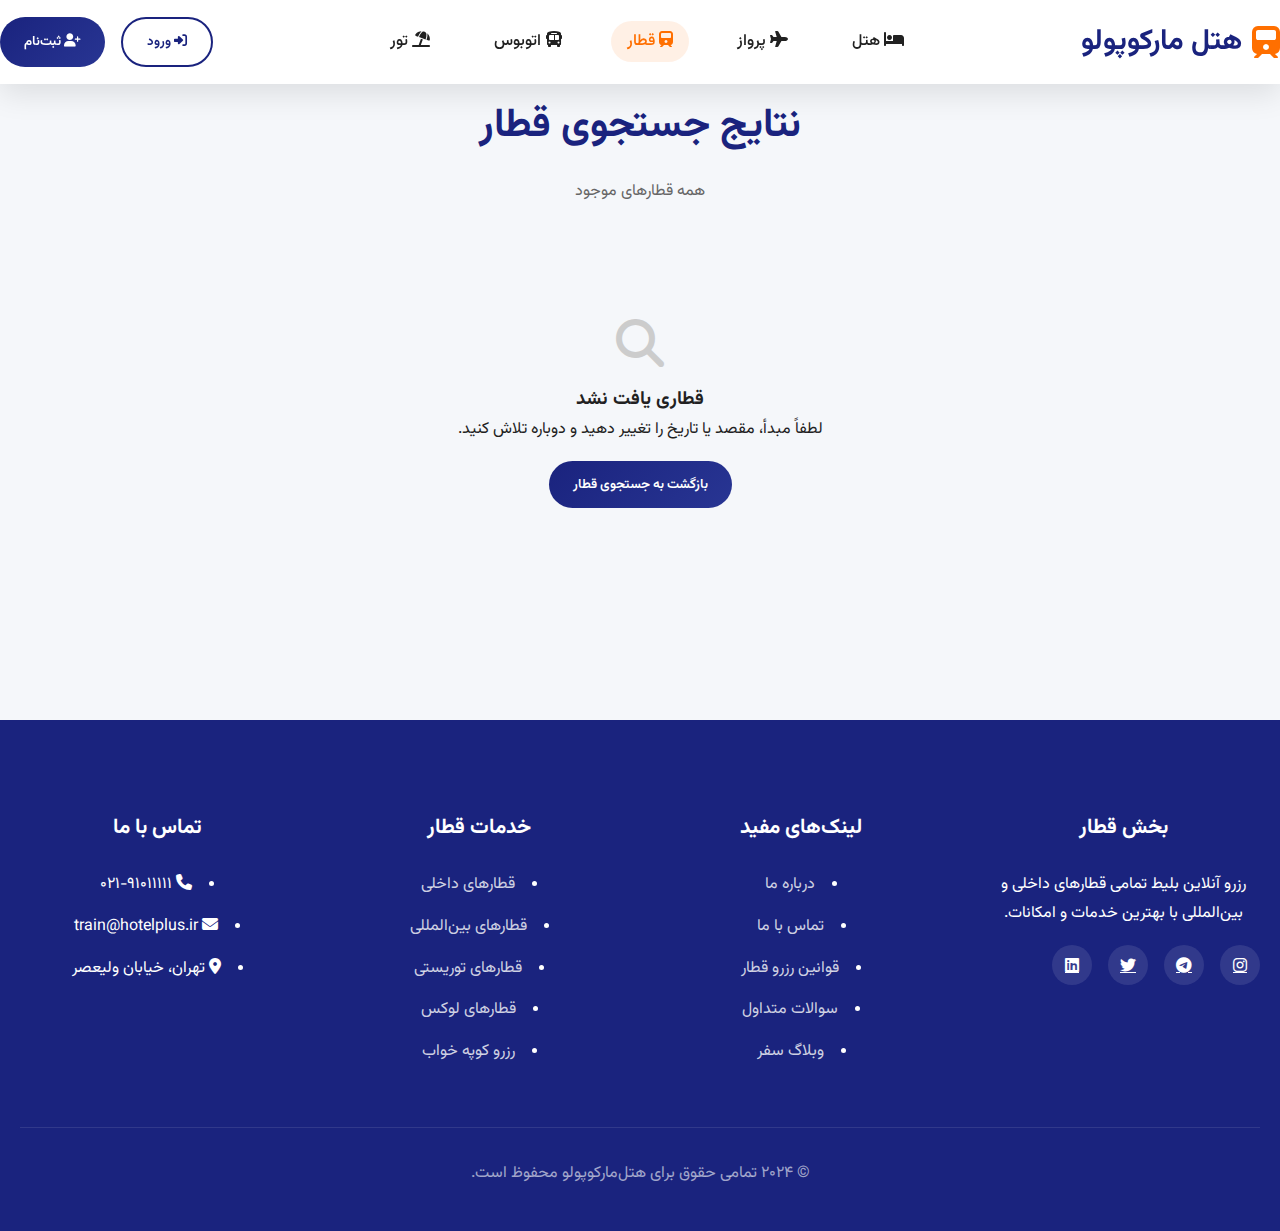
<file: frontend/public/train-results.html>
<!DOCTYPE html>
<html dir="rtl" lang="fa">
<head>
    <meta charset="UTF-8">
    <meta content="width=device-width, initial-scale=1.0" name="viewport">
    <title>نتایج جستجوی قطار | هتل مارکوپولو</title>
    <link href="https://cdnjs.cloudflare.com/ajax/libs/font-awesome/6.4.0/css/all.min.css" rel="stylesheet">
    <link href="https://fonts.googleapis.com/css2?family=Vazirmatn:wght@300;400;500;600;700&display=swap"
          rel="stylesheet">
    <link href="style.css" rel="stylesheet">
</head>
<body>
<!-- Header -->
<header>
    <div class="container nav-container">
        <a class="logo" href="index.html">
            <i class="fas fa-train"></i>
            هتل مارکوپولو
        </a>

        <ul class="nav-menu">
            <li><a href="index.html"><i class="fas fa-bed"></i> هتل</a></li>
            <li><a href="flight.html"><i class="fas fa-plane"></i> پرواز</a></li>
            <li><a class="active" href="train.html"><i class="fas fa-train"></i> قطار</a></li>
            <li><a href="bus.html"><i class="fas fa-bus"></i> اتوبوس</a></li>
            <li><a href="tour.html"><i class="fas fa-umbrella-beach"></i> تور</a></li>
        </ul>

        <div class="auth-buttons">
            <button class="btn btn-outline" onclick="window.location.href='login.html'">
                <i class="fas fa-sign-in-alt"></i> ورود
            </button>
            <button class="btn btn-primary" onclick="window.location.href='register.html'">
                <i class="fas fa-user-plus"></i> ثبت‌نام
            </button>
        </div>
    </div>
</header>

<main style="background:#f5f7fa; min-height:80vh; padding:5rem 0 3rem;">
    <div class="container">
        <div class="section-title">
            <h2>نتایج جستجوی قطار</h2>
            <p id="search-summary">در حال بارگذاری نتایج...</p>
        </div>

        <section class="popular-routes">
            <div id="loading" style="text-align: center; padding: 3rem;">
                <i class="fas fa-spinner fa-spin fa-3x" style="color: var(--primary);"></i>
                <p style="margin-top: 1rem;">در حال جستجوی قطارها...</p>
            </div>
            <div id="no-results" style="display:none; text-align:center; padding:3rem;">
                <i class="fas fa-search fa-3x" style="color:#ccc; margin-bottom:1rem;"></i>
                <h3>قطاری یافت نشد</h3>
                <p>لطفاً مبدأ، مقصد یا تاریخ را تغییر دهید و دوباره تلاش کنید.</p>
                <button class="btn btn-primary" onclick="window.location.href='train.html'" style="margin-top:1rem;">
                    بازگشت به جستجوی قطار
                </button>
            </div>
            <div class="routes-grid" id="trains-grid" style="display:none;"></div>
        </section>
    </div>
</main>

<!-- Footer (همانند train.html) -->
<footer>
    <div class="container">
        <div class="footer-grid">
            <div class="footer-col">
                <h3>بخش قطار</h3>
                <p>رزرو آنلاین بلیط تمامی قطارهای داخلی و بین‌المللی با بهترین خدمات و امکانات.</p>
                <div class="social-links">
                    <a href="#"><i class="fab fa-instagram"></i></a>
                    <a href="#"><i class="fab fa-telegram"></i></a>
                    <a href="#"><i class="fab fa-twitter"></i></a>
                    <a href="#"><i class="fab fa-linkedin"></i></a>
                </div>
            </div>

            <div class="footer-col">
                <h3>لینک‌های مفید</h3>
                <ul>
                    <li><a href="#">درباره ما</a></li>
                    <li><a href="#">تماس با ما</a></li>
                    <li><a href="#">قوانین رزرو قطار</a></li>
                    <li><a href="#">سوالات متداول</a></li>
                    <li><a href="#">وبلاگ سفر</a></li>
                </ul>
            </div>

            <div class="footer-col">
                <h3>خدمات قطار</h3>
                <ul>
                    <li><a href="#">قطارهای داخلی</a></li>
                    <li><a href="#">قطارهای بین‌المللی</a></li>
                    <li><a href="#">قطارهای توریستی</a></li>
                    <li><a href="#">قطارهای لوکس</a></li>
                    <li><a href="#">رزرو کوپه خواب</a></li>
                </ul>
            </div>

            <div class="footer-col">
                <h3>تماس با ما</h3>
                <ul>
                    <li><i class="fas fa-phone"></i> ۰۲۱-۹۱۰۱۱۱۱۱</li>
                    <li><i class="fas fa-envelope"></i> train@hotelplus.ir</li>
                    <li><i class="fas fa-map-marker-alt"></i> تهران، خیابان ولیعصر</li>
                </ul>
            </div>
        </div>

        <div class="copyright">
            <p>© ۲۰۲۴ تمامی حقوق برای هتل‌مارکوپولو محفوظ است.</p>
        </div>
    </div>
</footer>

<script src="config.js"></script>
<script>
    const api = (path) => `${window.BACKEND_BASE_URL || 'http://localhost:8080'}${path}`;

    function buildTrainSummary(params) {
        const origin = params.get('origin');
        const destination = params.get('destination');
        const date = params.get('date');
        const trainClass = params.get('trainClass');
        const parts = [];
        if (origin && destination) parts.push(`از ${origin} به ${destination}`);
        else if (origin) parts.push(`از ${origin}`);
        else if (destination) parts.push(`به ${destination}`);
        if (date) parts.push(`تاریخ حرکت: ${date}`);
        if (trainClass) parts.push(`کلاس: ${trainClass}`);
        return parts.length ? parts.join(' | ') : 'همه قطارهای موجود';
    }

    async function loadTrains() {
        const params = new URLSearchParams(window.location.search);
        document.getElementById('search-summary').textContent = buildTrainSummary(params);

        const loading = document.getElementById('loading');
        const noResults = document.getElementById('no-results');
        const grid = document.getElementById('trains-grid');

        try {
            const qs = new URLSearchParams();
            ['origin', 'destination', 'date', 'trainClass'].forEach(key => {
                const v = params.get(key);
                if (v) qs.append(key, v);
            });

            const res = await fetch(api(`/api/trains/search?${qs.toString()}`));
            if (!res.ok) throw new Error();

            const trains = await res.json();
            loading.style.display = 'none';

            if (!trains || trains.length === 0) {
                noResults.style.display = 'block';
                return;
            }

            grid.style.display = 'grid';
            grid.innerHTML = '';

            trains.forEach(train => {
                const card = document.createElement('div');
                card.className = 'route-card';
                card.style.cursor = 'pointer';
                card.onclick = () => window.location.href = `train-details.html?id=${train.id}`;

                const priceText = train.price ? train.price.toLocaleString('fa-IR') + ' تومان' : 'قیمت نامشخص';

                card.innerHTML = `
                    <h3>${train.origin} - ${train.destination}</h3>
                    <div class="route-details">
                        <div>
                            <div>${train.origin}</div>
                            <small>${train.departureTime || '—'}</small>
                        </div>
                        <div class="time-badge">${train.trainClass || ''}</div>
                        <div>
                            <div>${train.destination}</div>
                            <small>${train.arrivalTime || '—'}</small>
                        </div>
                    </div>
                    <div class="route-stops">
                        <i class="fas fa-map-marker-alt"></i>
                        <span>${train.stops || 'بدون توقف'}</span>
                    </div>
                    <div class="train-features">
                        <span>صندلی‌های خالی: ${train.availableSeats != null ? train.availableSeats : 'نامشخص'}</span>
                        <span>${train.trainName || ''}</span>
                    </div>
                    <div class="route-price">از ${priceText}</div>
                `;

                grid.appendChild(card);
            });
        } catch (e) {
            console.error('Error loading trains', e);
            loading.style.display = 'none';
            noResults.style.display = 'block';
        }
    }

    document.addEventListener('DOMContentLoaded', loadTrains);
</script>
</body>
</html>
</file>
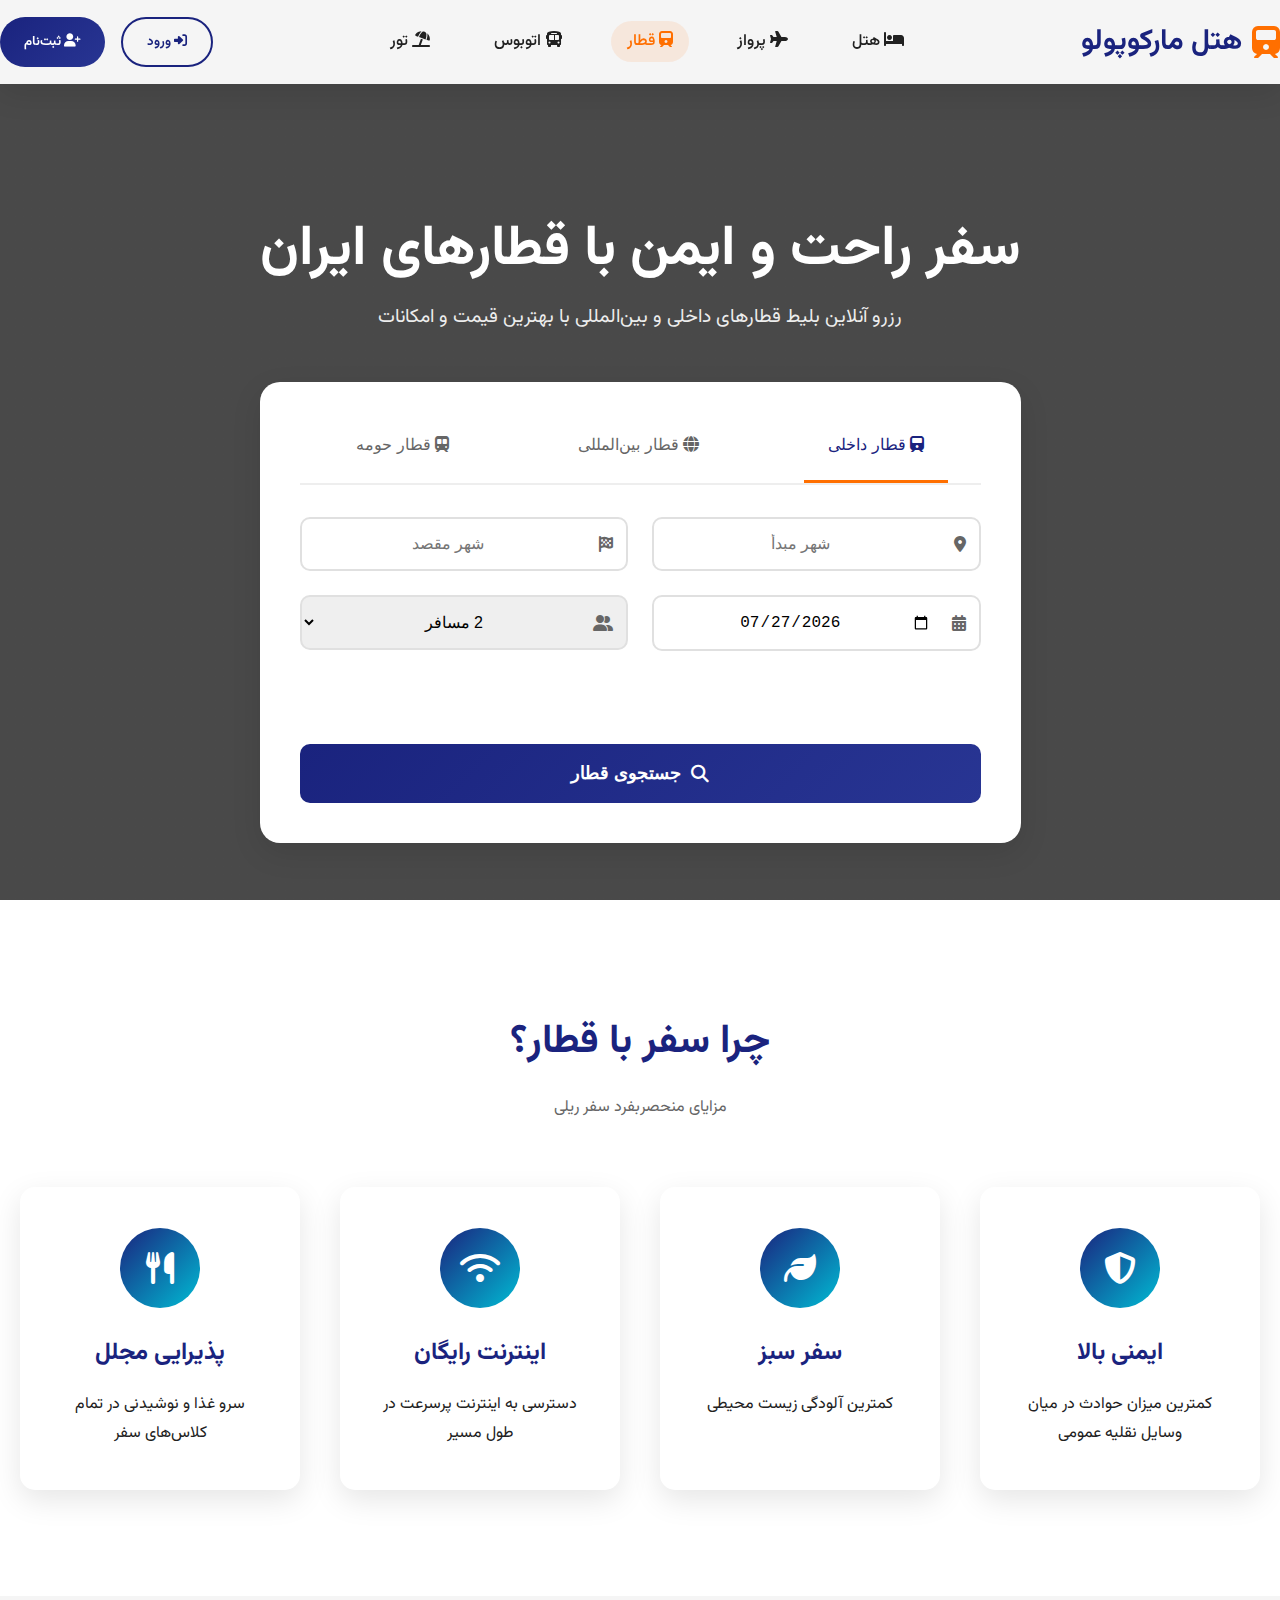
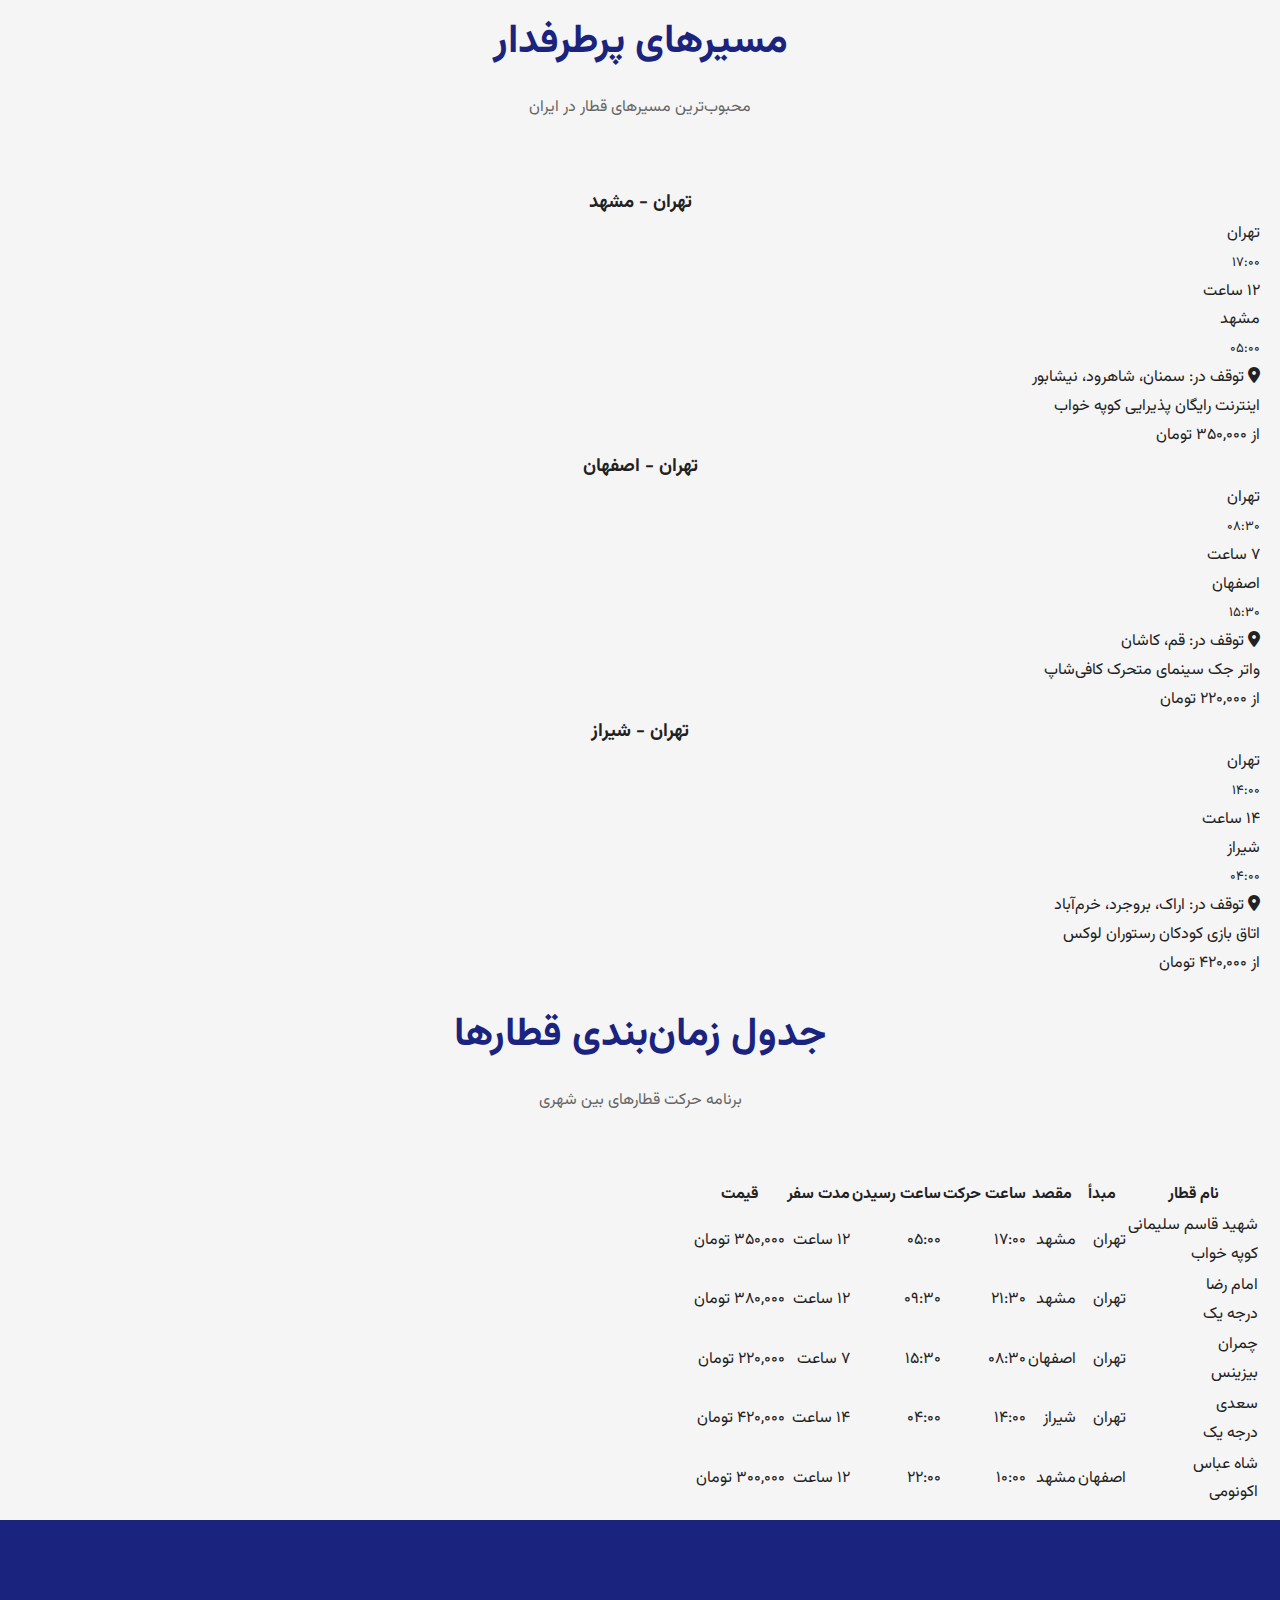
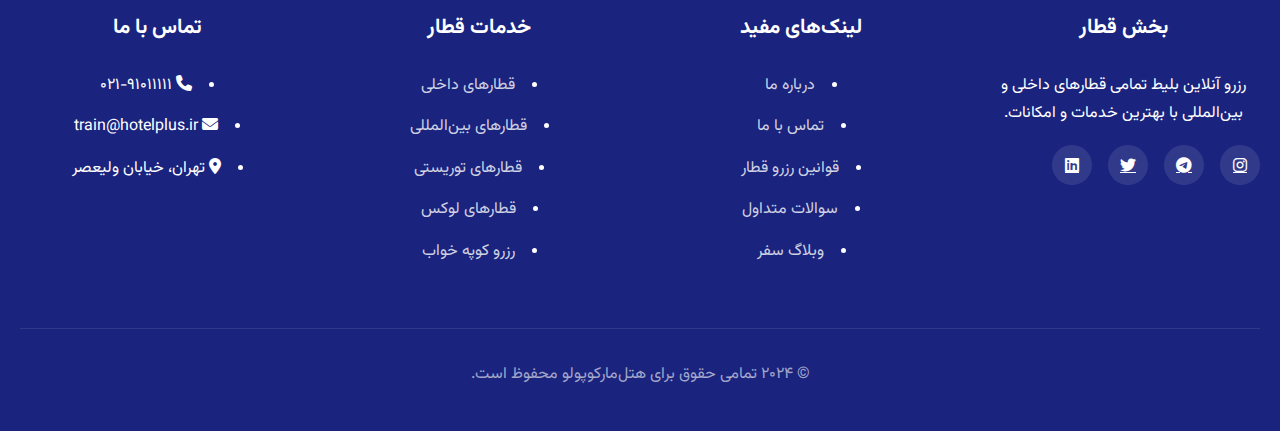
<file: frontend/public/train.html>
<!DOCTYPE html>
<html dir="rtl" lang="fa">
<head>
    <meta charset="UTF-8">
    <meta content="width=device-width, initial-scale=1.0" name="viewport">
    <title>رزرو قطار | قطارهای داخلی و بین‌المللی | هتل مارکوپولو</title>
    <link href="https://cdnjs.cloudflare.com/ajax/libs/font-awesome/6.4.0/css/all.min.css" rel="stylesheet">
    <link href="https://fonts.googleapis.com/css2?family=Vazirmatn:wght@300;400;500;600;700&display=swap"
          rel="stylesheet">
    <link href="style.css" rel="stylesheet">
</head>
<body>
<!-- Header -->
<header>
    <div class="container nav-container">
        <a class="logo" href="index.html">
            <i class="fas fa-train"></i>
            هتل مارکوپولو
        </a>

        <ul class="nav-menu">
            <li><a href="index.html"><i class="fas fa-bed"></i> هتل</a></li>
            <li><a href="flight.html"><i class="fas fa-plane"></i> پرواز</a></li>
            <li><a class="active" href="train.html"><i class="fas fa-train"></i> قطار</a></li>
            <li><a href="bus.html"><i class="fas fa-bus"></i> اتوبوس</a></li>
            <li><a href="tour.html"><i class="fas fa-umbrella-beach"></i> تور</a></li>
        </ul>

        <div class="auth-buttons">
            <button class="btn btn-outline" onclick="window.location.href='login.html'">
                <i class="fas fa-sign-in-alt"></i> ورود
            </button>
            <button class="btn btn-primary" onclick="window.location.href='register.html'">
                <i class="fas fa-user-plus"></i> ثبت‌نام
            </button>
        </div>
    </div>
</header>

<!-- Hero Section برای قطار -->
<section class="hero">
    <div class="container">
        <div class="hero-content">
            <h1>سفر راحت و ایمن با قطارهای ایران</h1>
            <p>رزرو آنلاین بلیط قطارهای داخلی و بین‌المللی با بهترین قیمت و امکانات</p>

            <div class="search-container">
                <div class="search-tabs">
                    <button class="tab active" data-tab="domestic">
                        <i class="fas fa-train"></i> قطار داخلی
                    </button>
                    <button class="tab" data-tab="international">
                        <i class="fas fa-globe"></i> قطار بین‌المللی
                    </button>
                    <button class="tab" data-tab="suburban">
                        <i class="fas fa-subway"></i> قطار حومه
                    </button>
                </div>

                <div class="search-grid">
                    <div class="input-group">
                        <i class="fas fa-map-marker-alt"></i>
                        <input id="origin" placeholder="شهر مبدأ" type="text">
                    </div>

                    <div class="input-group">
                        <i class="fas fa-flag-checkered"></i>
                        <input id="destination" placeholder="شهر مقصد" type="text">
                    </div>

                    <div class="input-group">
                        <i class="fas fa-calendar-alt"></i>
                        <input id="travel-date" type="date">
                    </div>

                    <div class="input-group">
                        <i class="fas fa-user-friends"></i>
                        <select id="passengers">
                            <option value="1">1 مسافر</option>
                            <option selected value="2">2 مسافر</option>
                            <option value="3">3 مسافر</option>
                            <option value="4">4 مسافر</option>
                            <option value="5">5+ مسافر</option>
                        </select>
                    </div>
                </div>

                <!-- کلاس‌های قطار -->
                <div style="margin: 2rem 0; display: flex; gap: 1rem; flex-wrap: wrap;">
                    <div class="class-option" data-class="economy">
                        <i class="fas fa-chair"></i>
                        <span>اکونومی</span>
                    </div>
                    <div class="class-option active" data-class="business">
                        <i class="fas fa-briefcase"></i>
                        <span>بیزینس</span>
                    </div>
                    <div class="class-option" data-class="first">
                        <i class="fas fa-gem"></i>
                        <span>درجه یک</span>
                    </div>
                    <div class="class-option" data-class="sleeper">
                        <i class="fas fa-bed"></i>
                        <span>کوپه خواب</span>
                    </div>
                </div>

                <button class="search-btn" id="search-trains">
                    <i class="fas fa-search"></i>
                    جستجوی قطار
                </button>
            </div>
        </div>
    </div>
</section>

<!-- Features Section -->
<section class="features">
    <div class="container">
        <div class="section-title">
            <h2>چرا سفر با قطار؟</h2>
            <p>مزایای منحصربفرد سفر ریلی</p>
        </div>

        <div class="features-grid">
            <div class="feature-card">
                <div class="feature-icon">
                    <i class="fas fa-shield-alt"></i>
                </div>
                <h3>ایمنی بالا</h3>
                <p>کمترین میزان حوادث در میان وسایل نقلیه عمومی</p>
            </div>

            <div class="feature-card">
                <div class="feature-icon">
                    <i class="fas fa-leaf"></i>
                </div>
                <h3>سفر سبز</h3>
                <p>کمترین آلودگی زیست محیطی</p>
            </div>

            <div class="feature-card">
                <div class="feature-icon">
                    <i class="fas fa-wifi"></i>
                </div>
                <h3>اینترنت رایگان</h3>
                <p>دسترسی به اینترنت پرسرعت در طول مسیر</p>
            </div>

            <div class="feature-card">
                <div class="feature-icon">
                    <i class="fas fa-utensils"></i>
                </div>
                <h3>پذیرایی مجلل</h3>
                <p>سرو غذا و نوشیدنی در تمام کلاس‌های سفر</p>
            </div>
        </div>
    </div>
</section>

<!-- Popular Routes Section -->
<section class="popular-routes">
    <div class="container">
        <div class="section-title">
            <h2>مسیرهای پرطرفدار</h2>
            <p>محبوب‌ترین مسیرهای قطار در ایران</p>
        </div>

        <div class="routes-grid">
            <div class="route-card">
                <h3>تهران - مشهد</h3>
                <div class="route-details">
                    <div>
                        <div>تهران</div>
                        <small>۱۷:۰۰</small>
                    </div>
                    <div class="time-badge">۱۲ ساعت</div>
                    <div>
                        <div>مشهد</div>
                        <small>۰۵:۰۰</small>
                    </div>
                </div>
                <div class="route-stops">
                    <i class="fas fa-map-marker-alt"></i>
                    <span>توقف در: سمنان، شاهرود، نیشابور</span>
                </div>
                <div class="train-features">
                    <span>اینترنت رایگان</span>
                    <span>پذیرایی</span>
                    <span>کوپه خواب</span>
                </div>
                <div class="route-price">از ۳۵۰,۰۰۰ تومان</div>
            </div>

            <div class="route-card">
                <h3>تهران - اصفهان</h3>
                <div class="route-details">
                    <div>
                        <div>تهران</div>
                        <small>۰۸:۳۰</small>
                    </div>
                    <div class="time-badge">۷ ساعت</div>
                    <div>
                        <div>اصفهان</div>
                        <small>۱۵:۳۰</small>
                    </div>
                </div>
                <div class="route-stops">
                    <i class="fas fa-map-marker-alt"></i>
                    <span>توقف در: قم، کاشان</span>
                </div>
                <div class="train-features">
                    <span>واتر جک</span>
                    <span>سینمای متحرک</span>
                    <span>کافی‌شاپ</span>
                </div>
                <div class="route-price">از ۲۲۰,۰۰۰ تومان</div>
            </div>

            <div class="route-card">
                <h3>تهران - شیراز</h3>
                <div class="route-details">
                    <div>
                        <div>تهران</div>
                        <small>۱۴:۰۰</small>
                    </div>
                    <div class="time-badge">۱۴ ساعت</div>
                    <div>
                        <div>شیراز</div>
                        <small>۰۴:۰۰</small>
                    </div>
                </div>
                <div class="route-stops">
                    <i class="fas fa-map-marker-alt"></i>
                    <span>توقف در: اراک، بروجرد، خرم‌آباد</span>
                </div>
                <div class="train-features">
                    <span>اتاق بازی کودکان</span>
                    <span>رستوران لوکس</span>
                </div>
                <div class="route-price">از ۴۲۰,۰۰۰ تومان</div>
            </div>
        </div>
    </div>
</section>

<!-- Schedule Section -->
<section class="schedule-section">
    <div class="container">
        <div class="section-title">
            <h2>جدول زمان‌بندی قطارها</h2>
            <p>برنامه حرکت قطارهای بین شهری</p>
        </div>

        <div class="schedule-table-container">
            <table class="schedule-table">
                <thead>
                <tr>
                    <th>نام قطار</th>
                    <th>مبدأ</th>
                    <th>مقصد</th>
                    <th>ساعت حرکت</th>
                    <th>ساعت رسیدن</th>
                    <th>مدت سفر</th>
                    <th>قیمت</th>
                </tr>
                </thead>
                <tbody>
                <tr>
                    <td>
                        <div class="train-name">شهید قاسم سلیمانی</div>
                        <div class="train-type">کوپه خواب</div>
                    </td>
                    <td>تهران</td>
                    <td>مشهد</td>
                    <td>۱۷:۰۰</td>
                    <td>۰۵:۰۰</td>
                    <td>۱۲ ساعت</td>
                    <td>۳۵۰,۰۰۰ تومان</td>
                </tr>
                <tr>
                    <td>
                        <div class="train-name">امام رضا</div>
                        <div class="train-type">درجه یک</div>
                    </td>
                    <td>تهران</td>
                    <td>مشهد</td>
                    <td>۲۱:۳۰</td>
                    <td>۰۹:۳۰</td>
                    <td>۱۲ ساعت</td>
                    <td>۳۸۰,۰۰۰ تومان</td>
                </tr>
                <tr>
                    <td>
                        <div class="train-name">چمران</div>
                        <div class="train-type">بیزینس</div>
                    </td>
                    <td>تهران</td>
                    <td>اصفهان</td>
                    <td>۰۸:۳۰</td>
                    <td>۱۵:۳۰</td>
                    <td>۷ ساعت</td>
                    <td>۲۲۰,۰۰۰ تومان</td>
                </tr>
                <tr>
                    <td>
                        <div class="train-name">سعدی</div>
                        <div class="train-type">درجه یک</div>
                    </td>
                    <td>تهران</td>
                    <td>شیراز</td>
                    <td>۱۴:۰۰</td>
                    <td>۰۴:۰۰</td>
                    <td>۱۴ ساعت</td>
                    <td>۴۲۰,۰۰۰ تومان</td>
                </tr>
                <tr>
                    <td>
                        <div class="train-name">شاه عباس</div>
                        <div class="train-type">اکونومی</div>
                    </td>
                    <td>اصفهان</td>
                    <td>مشهد</td>
                    <td>۱۰:۰۰</td>
                    <td>۲۲:۰۰</td>
                    <td>۱۲ ساعت</td>
                    <td>۳۰۰,۰۰۰ تومان</td>
                </tr>
                </tbody>
            </table>
        </div>
    </div>
</section>

<!-- Footer -->
<footer>
    <div class="container">
        <div class="footer-grid">
            <div class="footer-col">
                <h3>بخش قطار</h3>
                <p>رزرو آنلاین بلیط تمامی قطارهای داخلی و بین‌المللی با بهترین خدمات و امکانات.</p>
                <div class="social-links">
                    <a href="#"><i class="fab fa-instagram"></i></a>
                    <a href="#"><i class="fab fa-telegram"></i></a>
                    <a href="#"><i class="fab fa-twitter"></i></a>
                    <a href="#"><i class="fab fa-linkedin"></i></a>
                </div>
            </div>

            <div class="footer-col">
                <h3>لینک‌های مفید</h3>
                <ul>
                    <li><a href="#">درباره ما</a></li>
                    <li><a href="#">تماس با ما</a></li>
                    <li><a href="#">قوانین رزرو قطار</a></li>
                    <li><a href="#">سوالات متداول</a></li>
                    <li><a href="#">وبلاگ سفر</a></li>
                </ul>
            </div>

            <div class="footer-col">
                <h3>خدمات قطار</h3>
                <ul>
                    <li><a href="#">قطارهای داخلی</a></li>
                    <li><a href="#">قطارهای بین‌المللی</a></li>
                    <li><a href="#">قطارهای توریستی</a></li>
                    <li><a href="#">قطارهای لوکس</a></li>
                    <li><a href="#">رزرو کوپه خواب</a></li>
                </ul>
            </div>

            <div class="footer-col">
                <h3>تماس با ما</h3>
                <ul>
                    <li><i class="fas fa-phone"></i> ۰۲۱-۹۱۰۱۱۱۱۱</li>
                    <li><i class="fas fa-envelope"></i> train@hotelplus.ir</li>
                    <li><i class="fas fa-map-marker-alt"></i> تهران، خیابان ولیعصر</li>
                </ul>
            </div>
        </div>

        <div class="copyright">
            <p>© ۲۰۲۴ تمامی حقوق برای هتل‌مارکوپولو محفوظ است.</p>
        </div>
    </div>
</footer>

<script>
    // مدیریت تب‌ها
    document.querySelectorAll('.tab').forEach(tab => {
        tab.addEventListener('click', function () {
            document.querySelectorAll('.tab').forEach(t => t.classList.remove('active'));
            this.classList.add('active');
        });
    });

    // مدیریت انتخاب کلاس قطار
    document.querySelectorAll('.class-option').forEach(option => {
        option.addEventListener('click', function () {
            document.querySelectorAll('.class-option').forEach(opt => opt.classList.remove('active'));
            this.classList.add('active');
        });
    });

    // تنظیم تاریخ پیش‌فرض (فردا)
    const tomorrow = new Date();
    tomorrow.setDate(tomorrow.getDate() + 1);
    document.getElementById('travel-date').value = tomorrow.toISOString().split('T')[0];

    // انیمیشن اسکرول هدر
    window.addEventListener('scroll', function () {
        const header = document.querySelector('header');
        if (window.scrollY > 100) {
            header.style.background = 'rgba(255, 255, 255, 0.98)';
            header.style.boxShadow = '0 5px 20px rgba(0, 0, 0, 0.1)';
        } else {
            header.style.background = 'rgba(255, 255, 255, 0.95)';
            header.style.boxShadow = '0 10px 30px rgba(0, 0, 0, 0.1)';
        }
    });

    // هدایت جستجو به صفحه نتایج قطار
    document.getElementById('search-trains').addEventListener('click', function () {
        const origin = document.getElementById('origin').value;
        const destination = document.getElementById('destination').value;
        const date = document.getElementById('travel-date').value;
        const selectedClass = document.querySelector('.class-option.active')?.getAttribute('data-class');

        if (!origin || !destination || !date) {
            alert('لطفاً مبدأ، مقصد و تاریخ را وارد کنید.');
            return;
        }

        const params = new URLSearchParams();
        params.append('origin', origin);
        params.append('destination', destination);
        params.append('date', date);
        if (selectedClass) params.append('trainClass', selectedClass);

        window.location.href = `train-results.html?${params.toString()}`;
    });
</script>
<script src="config.js"></script>
</body>
</html>
</file>
<file: frontend/public/style.css>
:root {
    --primary: #1a237e;
    --secondary: #ff6f00;
    --accent: #00bcd4;
    --light: #f5f5f5;
    --dark: #212121;
    --success: #4caf50;
    --shadow: 0 10px 30px rgba(0, 0, 0, 0.1);
    --gradient: linear-gradient(135deg, #1a237e, #283593);
}

* {
    margin: 0;
    padding: 0;
    box-sizing: border-box;
}

body {
    font-family: 'Vazirmatn', sans-serif;
    background: var(--light);
    color: var(--dark);
    line-height: 1.8;
    overflow-x: hidden;
}

.container {
    max-width: 1400px;
    margin: 0 auto;
    padding: 10px 20px;
}

/* Navigation - Modern */
header {
    background: rgba(255, 255, 255, 0.95);
    backdrop-filter: blur(10px);
    position: fixed;
    top: 0;
    width: 100%;
    z-index: 1000;
    box-shadow: var(--shadow);
    transition: all 0.3s ease;
}

.nav-container {
    display: flex;
    justify-content: space-between;
    align-items: center;
    padding: 1rem 0;
}

.logo {
    display: flex;
    align-items: center;
    gap: 10px;
    font-size: 1.8rem;
    font-weight: 700;
    color: var(--primary);
    text-decoration: none;
}

.logo i {
    color: var(--secondary);
    font-size: 2rem;
}

.nav-menu {
    display: flex;
    gap: 2rem;
    list-style: none;
}

.nav-menu a {
    color: var(--dark);
    text-decoration: none;
    font-weight: 500;
    padding: 0.5rem 1rem;
    border-radius: 25px;
    transition: all 0.3s ease;
    position: relative;
}

.nav-menu a:hover {
    color: var(--primary);
    background: rgba(26, 35, 126, 0.05);
}

.nav-menu a.active {
    color: var(--secondary);
    background: rgba(255, 111, 0, 0.1);
}

.nav-menu a::after {
    content: '';
    position: absolute;
    bottom: -5px;
    right: 50%;
    width: 0;
    height: 2px;
    background: var(--secondary);
    transition: all 0.3s ease;
}

.nav-menu a:hover::after {
    width: 50%;
    right: 25%;
}

.auth-buttons {
    display: flex;
    gap: 1rem;
}

.btn {
    padding: 0.8rem 1.5rem;
    border-radius: 25px;
    font-weight: 600;
    cursor: pointer;
    transition: all 0.3s ease;
    border: none;
    font-family: inherit;
}

.btn-outline {
    background: transparent;
    border: 2px solid var(--primary);
    color: var(--primary);
}

.btn-outline:hover {
    background: var(--primary);
    color: white;
    transform: translateY(-2px);
}

.btn-primary {
    background: var(--gradient);
    color: white;
}

.btn-primary:hover {
    transform: translateY(-2px);
    box-shadow: 0 5px 15px rgba(26, 35, 126, 0.3);
}

/* Hero Section - Modern */
.hero {
    background: linear-gradient(rgba(0, 0, 0, 0.7), rgba(0, 0, 0, 0.7)),
    url('https://images.unsplash.com/photo-1566073771259-6a8506099945?ixlib=rb-4.0.3&auto=format&fit=crop&w=1920&q=80');
    background-size: cover;
    background-position: center;
    height: 100vh;
    min-height: 700px;
    display: flex;
    align-items: center;
    color: white;
    position: relative;
    overflow: hidden;
}

.hero-content {
    max-width: 900px;
    animation: fadeInUp 1s ease;
}

@keyframes fadeInUp {
    from {
        opacity: 0;
        transform: translateY(30px);
    }
    to {
        opacity: 1;
        transform: translateY(0);
    }
}

.hero h1 {
    font-size: 3.5rem;
    font-weight: 700;
    margin-bottom: 1rem;
    margin-top: 10rem;
    line-height: 1.2;
}

.hero p {
    font-size: 1.2rem;
    margin-bottom: 2rem;
    opacity: 0.9;
}

/* Search Box - Modern */
.search-container {
    background: white;
    border-radius: 20px;
    padding: 2.5rem;
    box-shadow: var(--shadow);
    margin-top: 3rem;
    animation: slideUp 1s ease 0.3s both;
}

@keyframes slideUp {
    from {
        opacity: 0;
        transform: translateY(50px);
    }
    to {
        opacity: 1;
        transform: translateY(0);
    }
}

.search-tabs {
    display: flex;
    gap: 1rem;
    margin-bottom: 2rem;
    border-bottom: 2px solid #eee;
    padding-bottom: 1rem;
}

.tab {
    padding: 0.8rem 1.5rem;
    background: none;
    border: none;
    font-size: 1rem;
    cursor: pointer;
    position: relative;
    color: #666;
    font-weight: 500;
    transition: all 0.3s ease;
}

.tab.active {
    color: var(--primary);
}

.tab.active::after {
    content: '';
    position: absolute;
    bottom: -1rem;
    right: 0;
    width: 100%;
    height: 3px;
    background: var(--secondary);
}

.search-grid {
    display: grid;
    grid-template-columns: repeat(auto-fit, minmax(250px, 1fr));
    gap: 1.5rem;
    margin-bottom: 1.5rem;
}

.input-group {
    position: relative;
}

.input-group i {
    position: absolute;
    right: 15px;
    top: 50%;
    transform: translateY(-50%);
    color: #666;
}

.input-group input,
.input-group select {
    width: 100%;
    padding: 1rem 3rem 1rem 1rem;
    border: 2px solid #e0e0e0;
    border-radius: 10px;
    font-size: 1rem;
    transition: all 0.3s ease;
}

.input-group input:focus,
.input-group select:focus {
    border-color: var(--accent);
    outline: none;
    box-shadow: 0 0 0 3px rgba(0, 188, 212, 0.1);
}

.search-btn {
    background: var(--gradient);
    color: white;
    border: none;
    padding: 1.2rem 3rem;
    border-radius: 10px;
    font-size: 1.1rem;
    font-weight: 600;
    cursor: pointer;
    transition: all 0.3s ease;
    display: flex;
    align-items: center;
    justify-content: center;
    gap: 10px;
    width: 100%;
}

.search-btn:hover {
    transform: translateY(-3px);
    box-shadow: 0 10px 25px rgba(26, 35, 126, 0.3);
}

/* Features Section */
.features {
    padding: 6rem 0;
    background: white;
}

.section-title {
    text-align: center;
    margin-bottom: 4rem;
}

.section-title h2 {
    font-size: 2.5rem;
    color: var(--primary);
    margin-bottom: 1rem;
}

.section-title p {
    color: #666;
    max-width: 600px;
    margin: 0 auto;
}

.features-grid {
    display: grid;
    grid-template-columns: repeat(auto-fit, minmax(280px, 1fr));
    gap: 2.5rem;
}

.feature-card {
    background: white;
    border-radius: 15px;
    padding: 2.5rem;
    text-align: center;
    box-shadow: var(--shadow);
    transition: all 0.3s ease;
    border: 1px solid transparent;
}

.feature-card:hover {
    transform: translateY(-10px);
    border-color: var(--accent);
    box-shadow: 0 20px 40px rgba(0, 0, 0, 0.1);
}

.feature-icon {
    width: 80px;
    height: 80px;
    background: linear-gradient(135deg, var(--primary), var(--accent));
    border-radius: 50%;
    display: flex;
    align-items: center;
    justify-content: center;
    margin: 0 auto 1.5rem;
    color: white;
    font-size: 2rem;
}

.feature-card h3 {
    font-size: 1.5rem;
    margin-bottom: 1rem;
    color: var(--primary);
}

/* Popular Hotels */
.popular-hotels {
    padding: 6rem 0;
    background: var(--light);
}

.hotels-grid {
    display: grid;
    grid-template-columns: repeat(auto-fit, minmax(350px, 1fr));
    gap: 2rem;
}

.hotel-card {
    background: white;
    border-radius: 20px;
    overflow: hidden;
    box-shadow: var(--shadow);
    transition: all 0.3s ease;
}

.hotel-card:hover {
    transform: translateY(-10px);
    box-shadow: 0 25px 50px rgba(0, 0, 0, 0.15);
}

.hotel-img {
    height: 250px;
    overflow: hidden;
}

.hotel-img img {
    width: 100%;
    height: 100%;
    object-fit: cover;
    transition: transform 0.5s ease;
}

.hotel-card:hover .hotel-img img {
    transform: scale(1.1);
}

.hotel-info {
    padding: 1.5rem;
}

.hotel-rating {
    display: flex;
    align-items: center;
    gap: 5px;
    color: #ffc107;
    margin-bottom: 0.5rem;
}

.hotel-price {
    font-size: 1.5rem;
    font-weight: 700;
    color: var(--secondary);
    margin-top: 1rem;
}

/* Footer */
footer {
    background: var(--primary);
    color: white;
    padding: 5rem 0 2rem;
}

.footer-grid {
    display: grid;
    grid-template-columns: repeat(auto-fit, minmax(250px, 1fr));
    gap: 3rem;
    margin-bottom: 3rem;
}

.footer-col h3 {
    font-size: 1.3rem;
    margin-bottom: 1.5rem;
    color: white;
}

.footer-col ul li {
    margin-bottom: 0.8rem;
}

.footer-col ul li a {
    color: rgba(255, 255, 255, 0.8);
    text-decoration: none;
    transition: color 0.3s ease;
}

.footer-col ul li a:hover {
    color: white;
    padding-right: 5px;
}

.social-links {
    display: flex;
    gap: 1rem;
    margin-top: 1rem;
}

.social-links a {
    width: 40px;
    height: 40px;
    border-radius: 50%;
    background: rgba(255, 255, 255, 0.1);
    display: flex;
    align-items: center;
    justify-content: center;
    color: white;
    transition: all 0.3s ease;
}

.social-links a:hover {
    background: var(--secondary);
    transform: translateY(-3px);
}

.copyright {
    text-align: center;
    padding-top: 2rem;
    border-top: 1px solid rgba(255, 255, 255, 0.1);
    color: rgba(255, 255, 255, 0.6);
}

/* Responsive */
@media (max-width: 992px) {
    .hero h1 {
        font-size: 2.8rem;
    }

    .nav-menu {
        display: none;
    }

    .mobile-menu-btn {
        display: block;
        background: none;
        border: none;
        font-size: 1.5rem;
        color: var(--primary);
        cursor: pointer;
    }
}

@media (max-width: 768px) {
    .hero h1 {
        font-size: 2.2rem;
    }

    .search-grid {
        grid-template-columns: 1fr;
    }

    .hotels-grid {
        grid-template-columns: 1fr;
    }

    .features-grid {
        grid-template-columns: 1fr;
    }
}

h1, h2, h3, h4, h5, h6 {
    text-align: center;
    width: 100%;
}

p {
    text-align: center;
    margin-right: auto;
    margin-left: auto;
}

li {
    text-align: center;
    list-style-position: inside;
}

button {
    display: block;
    margin-right: auto;
    margin-left: auto;
}

form {
    text-align: center;
}

input, select, textarea {
    text-align: center;
}


img {
    display: block;
    margin-right: auto;
    margin-left: auto;
}
</file>
